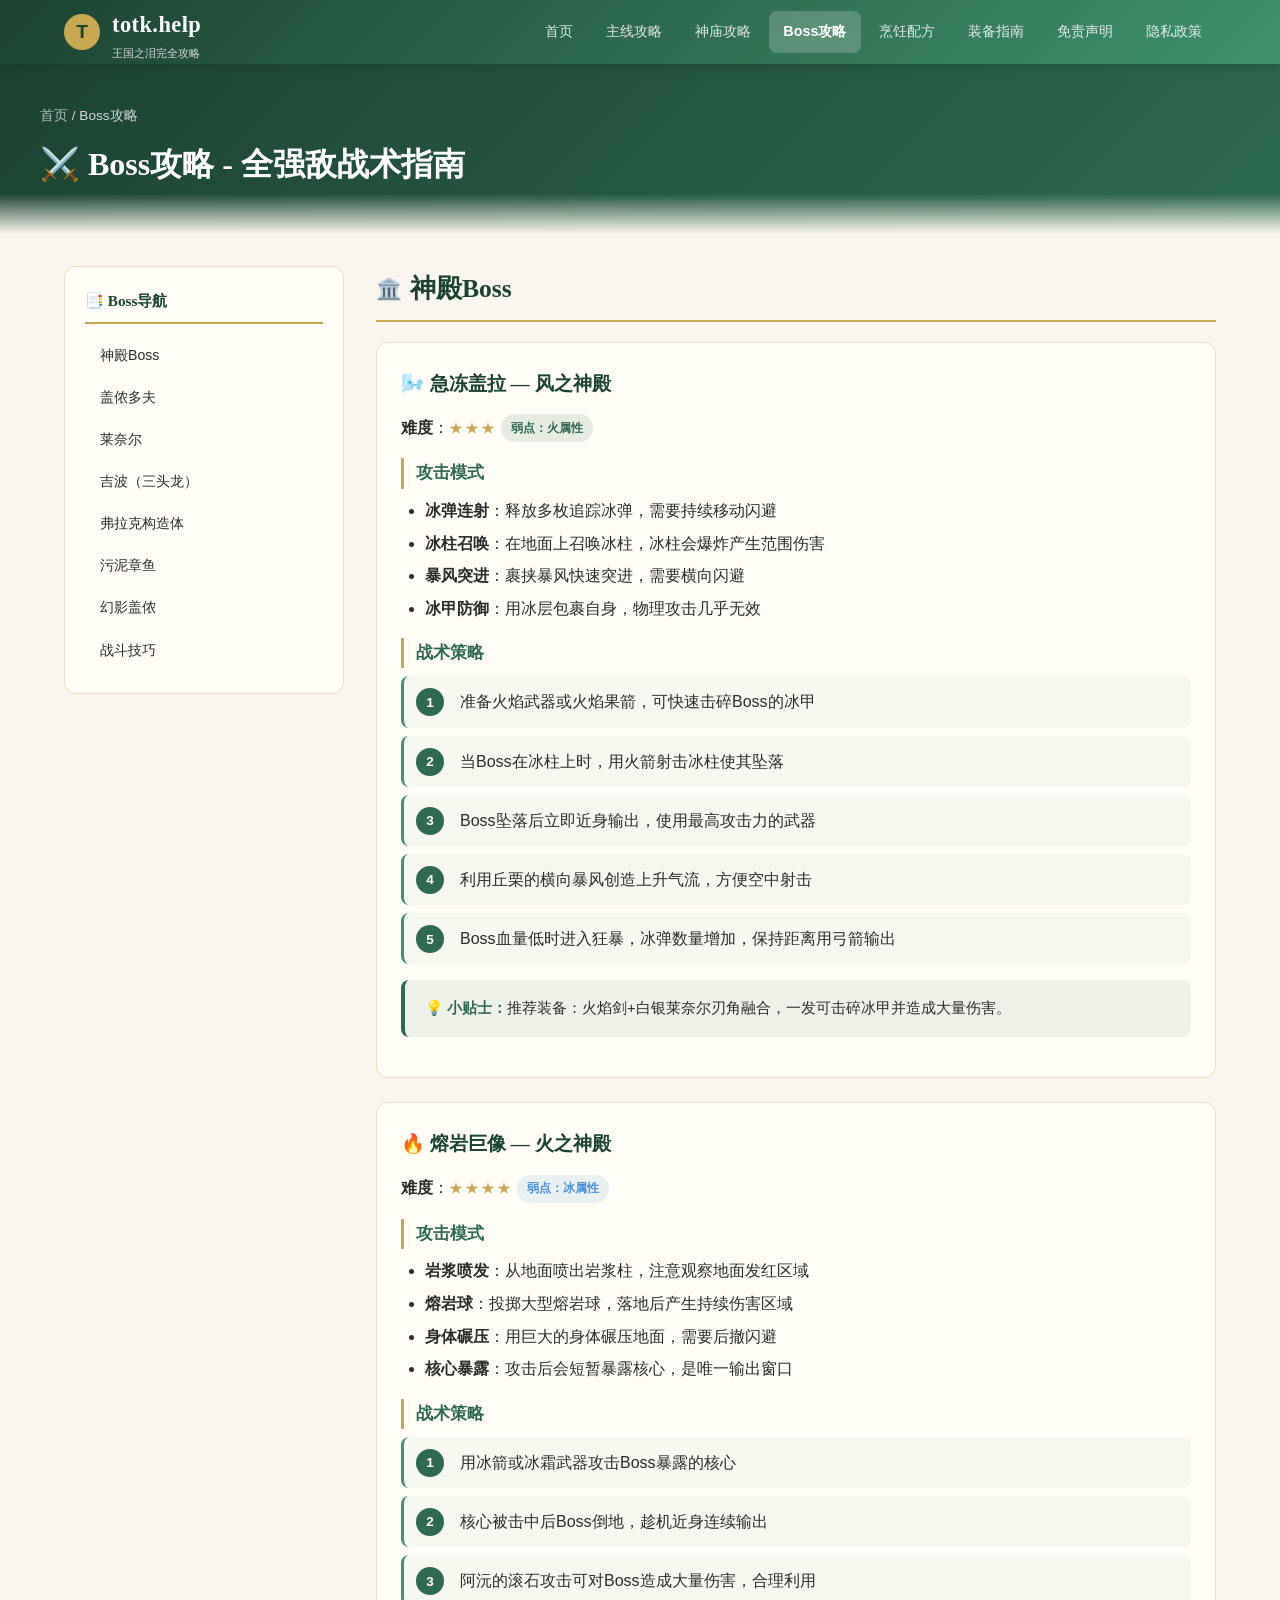
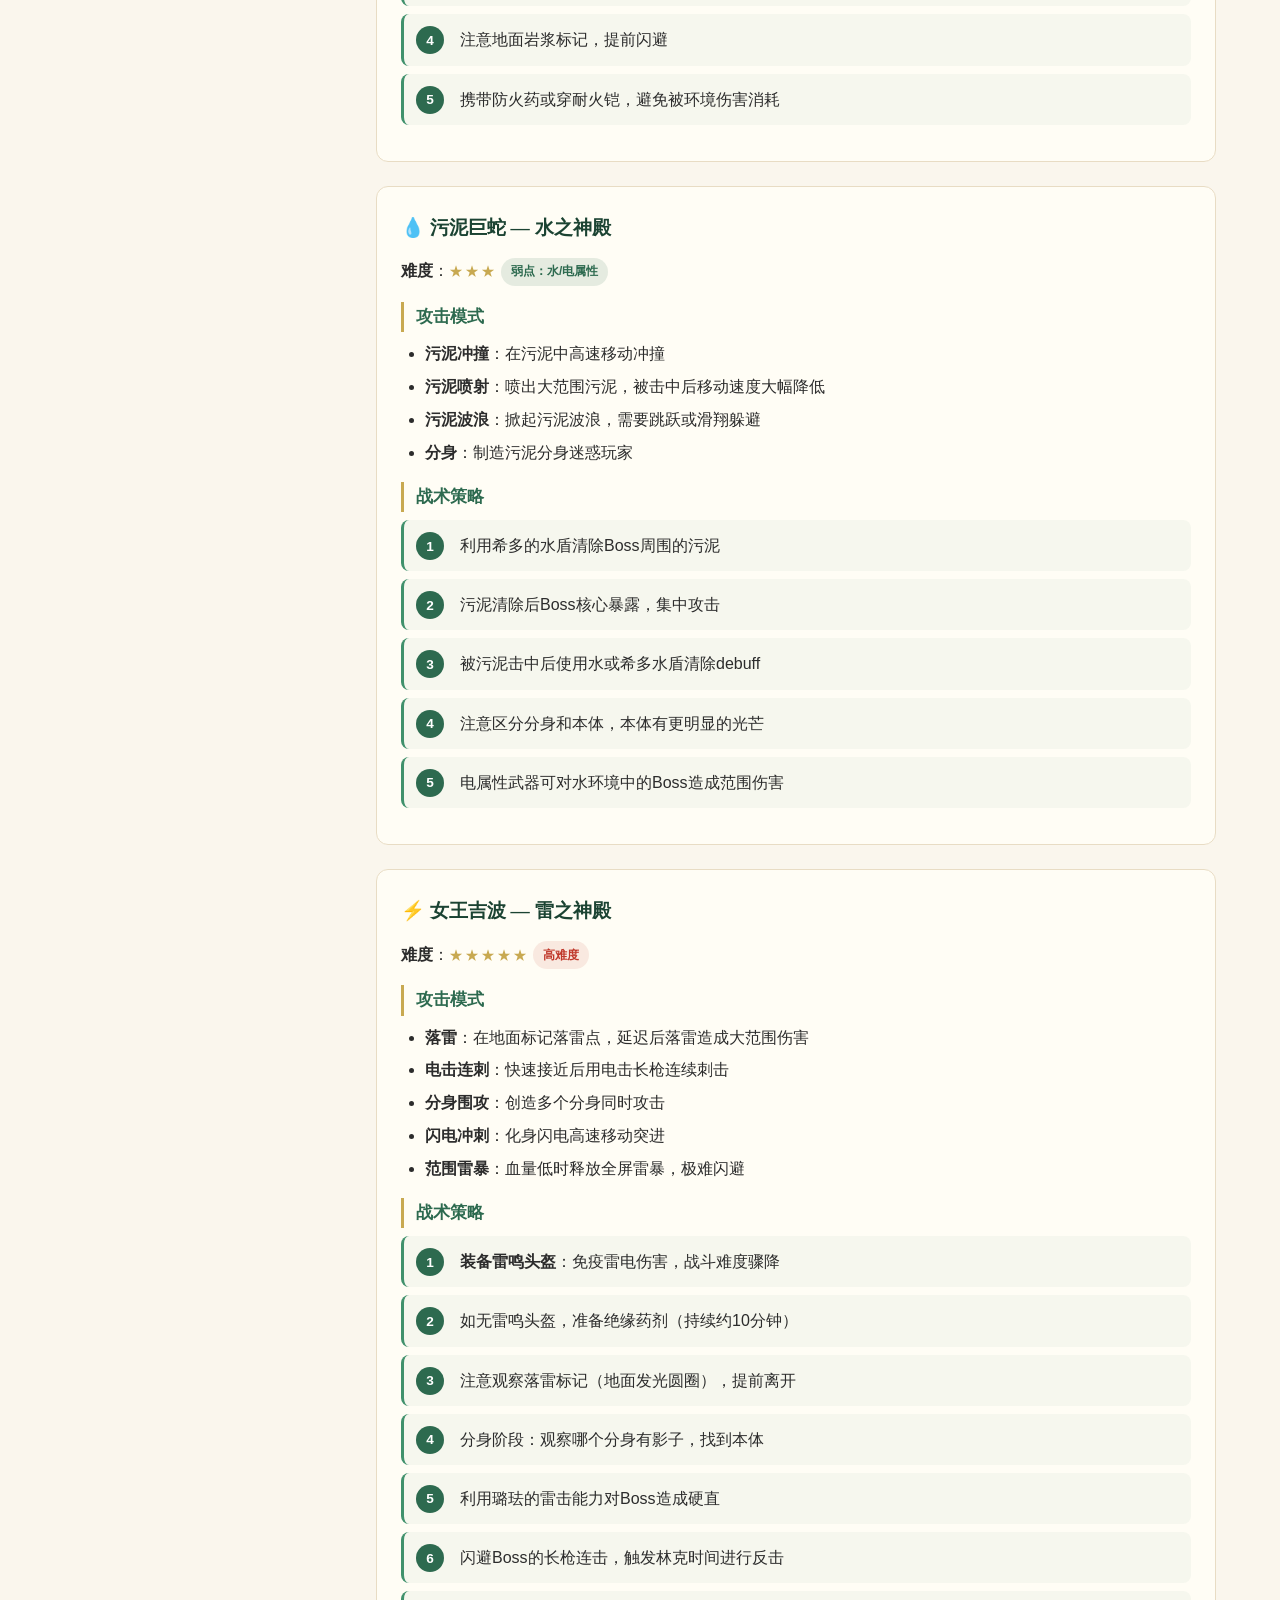
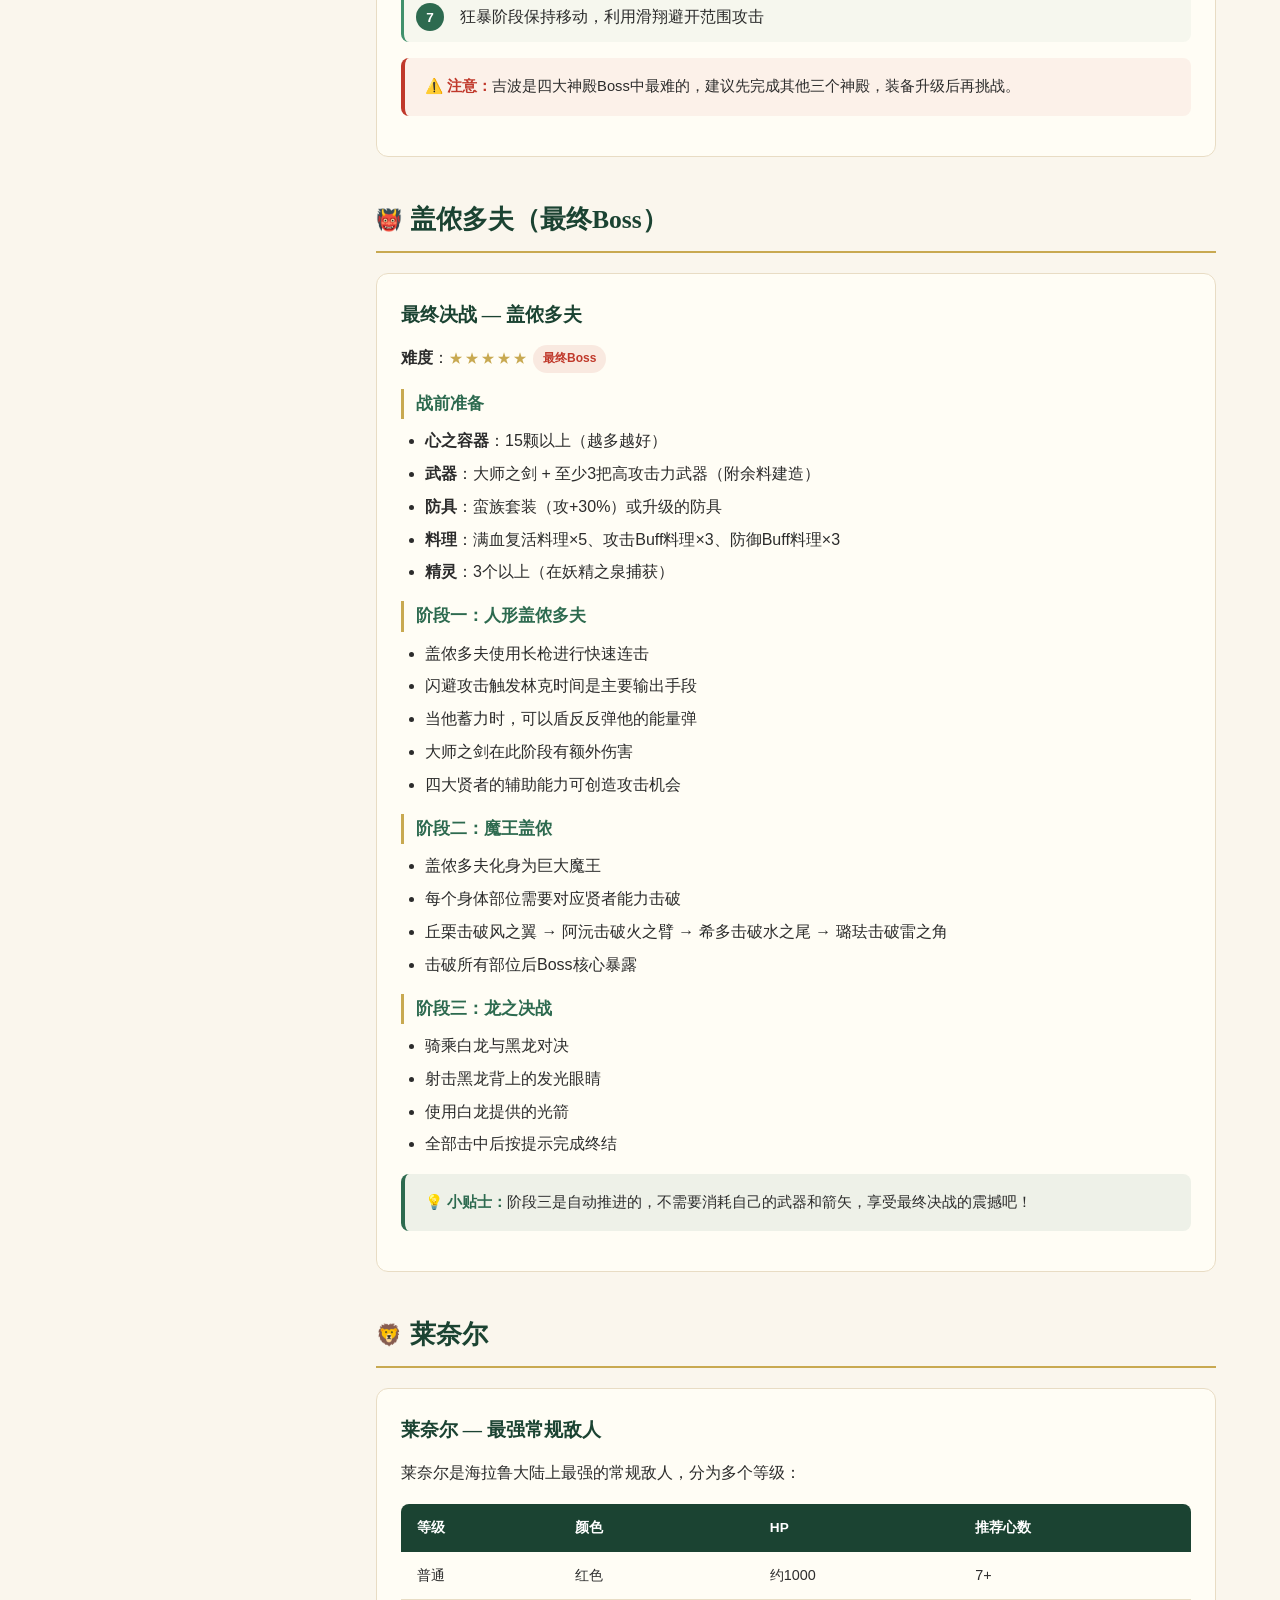
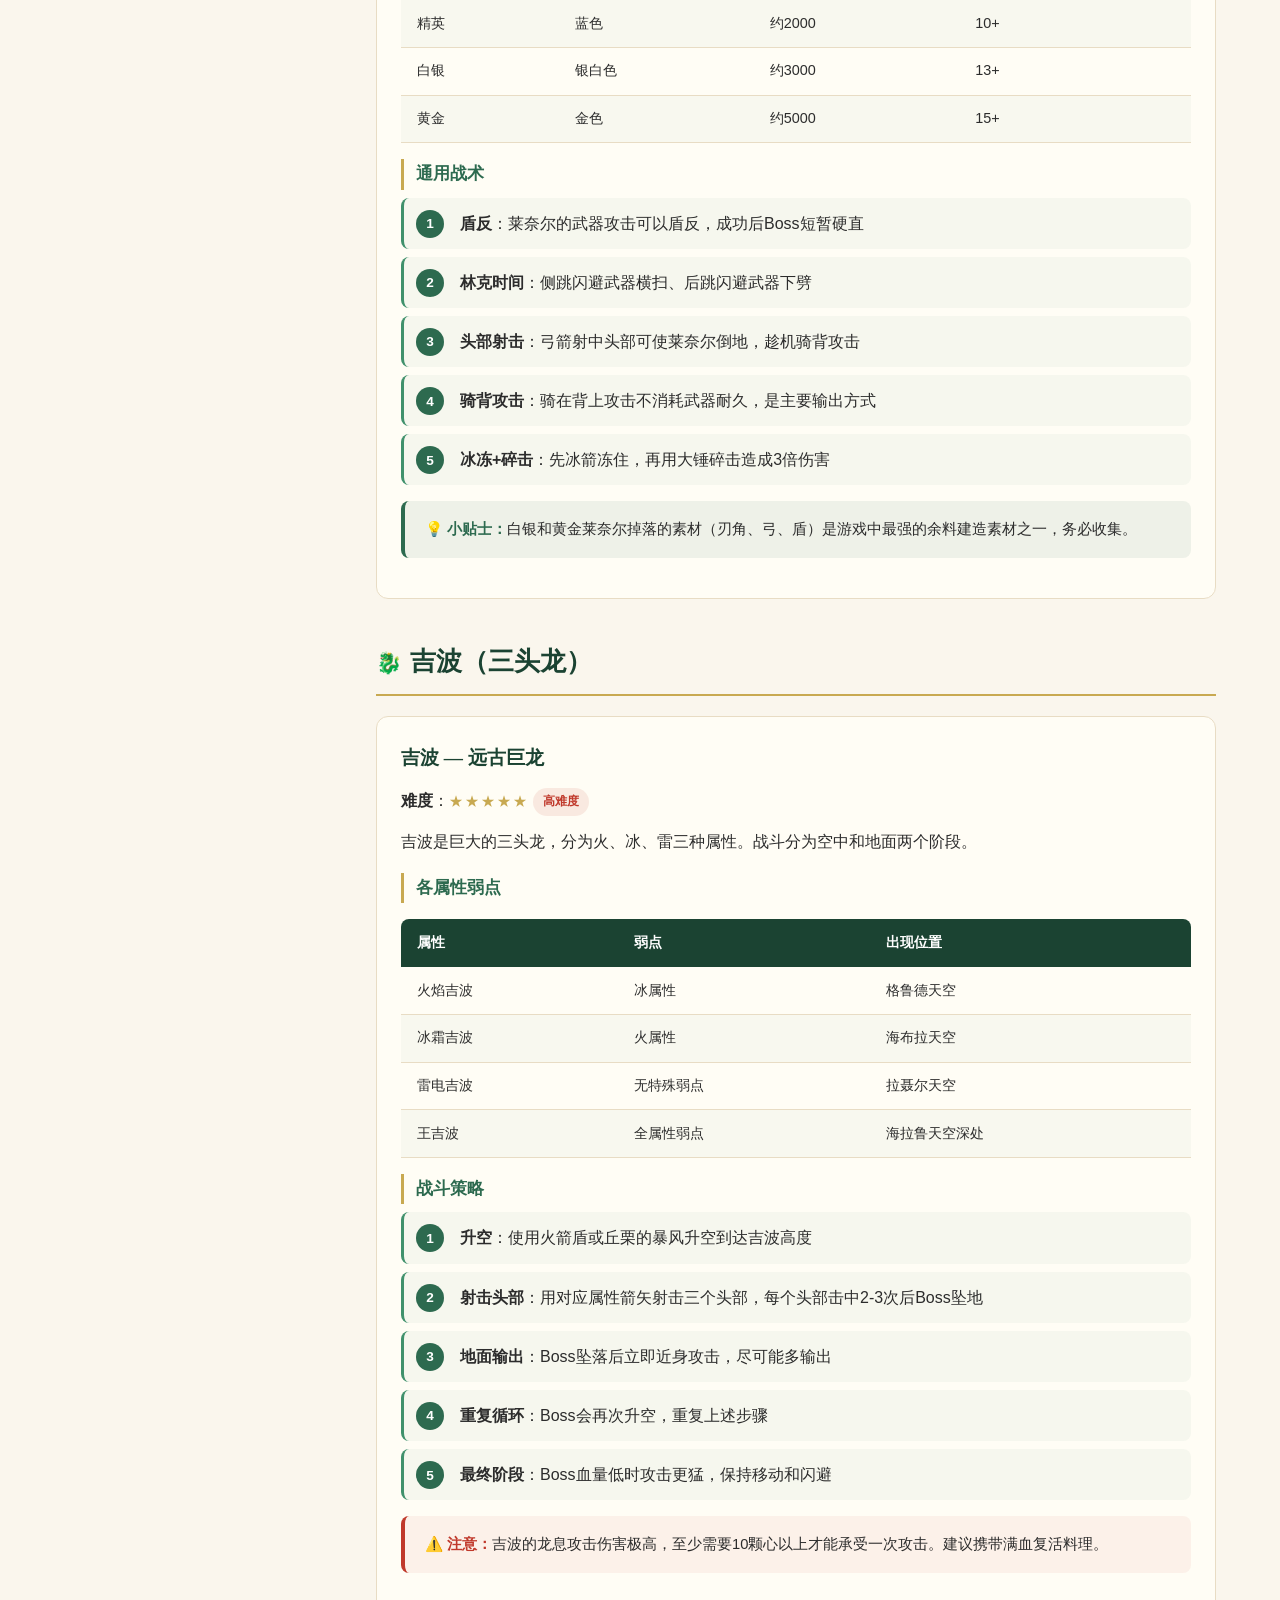
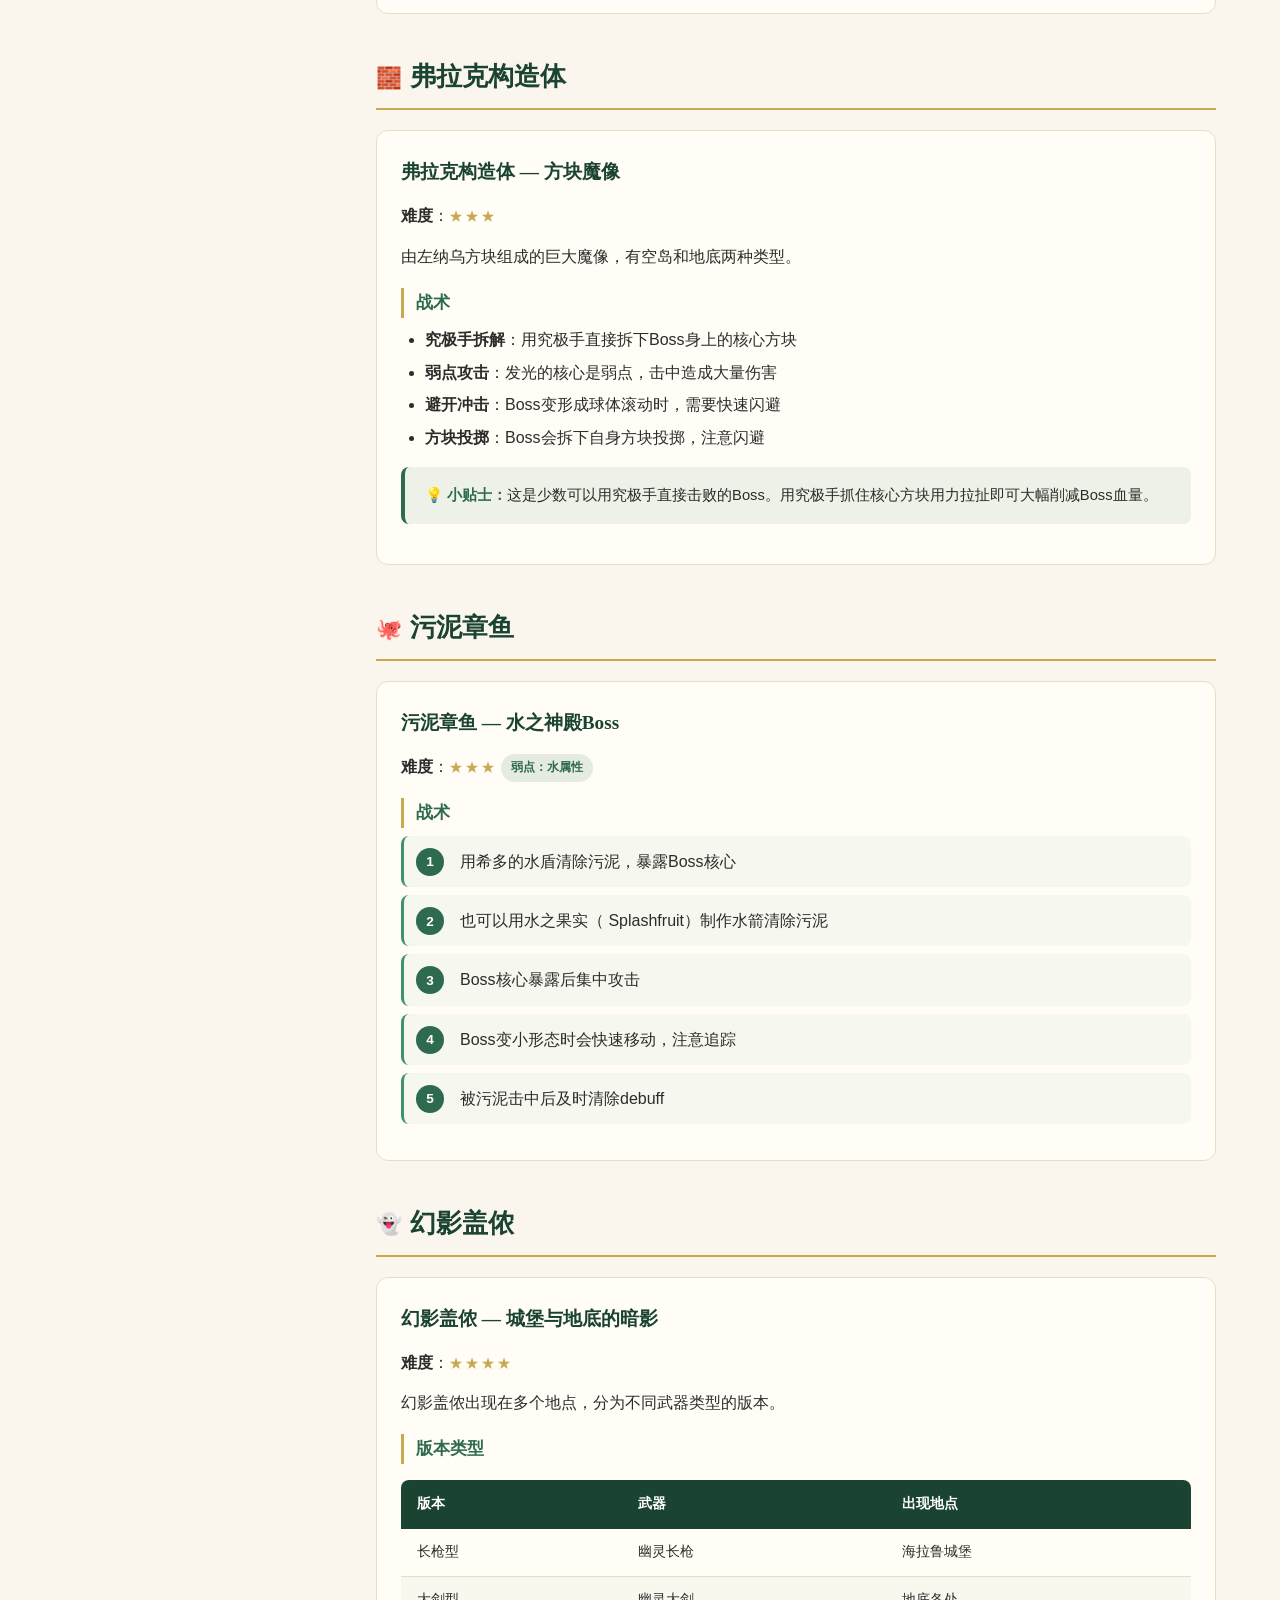
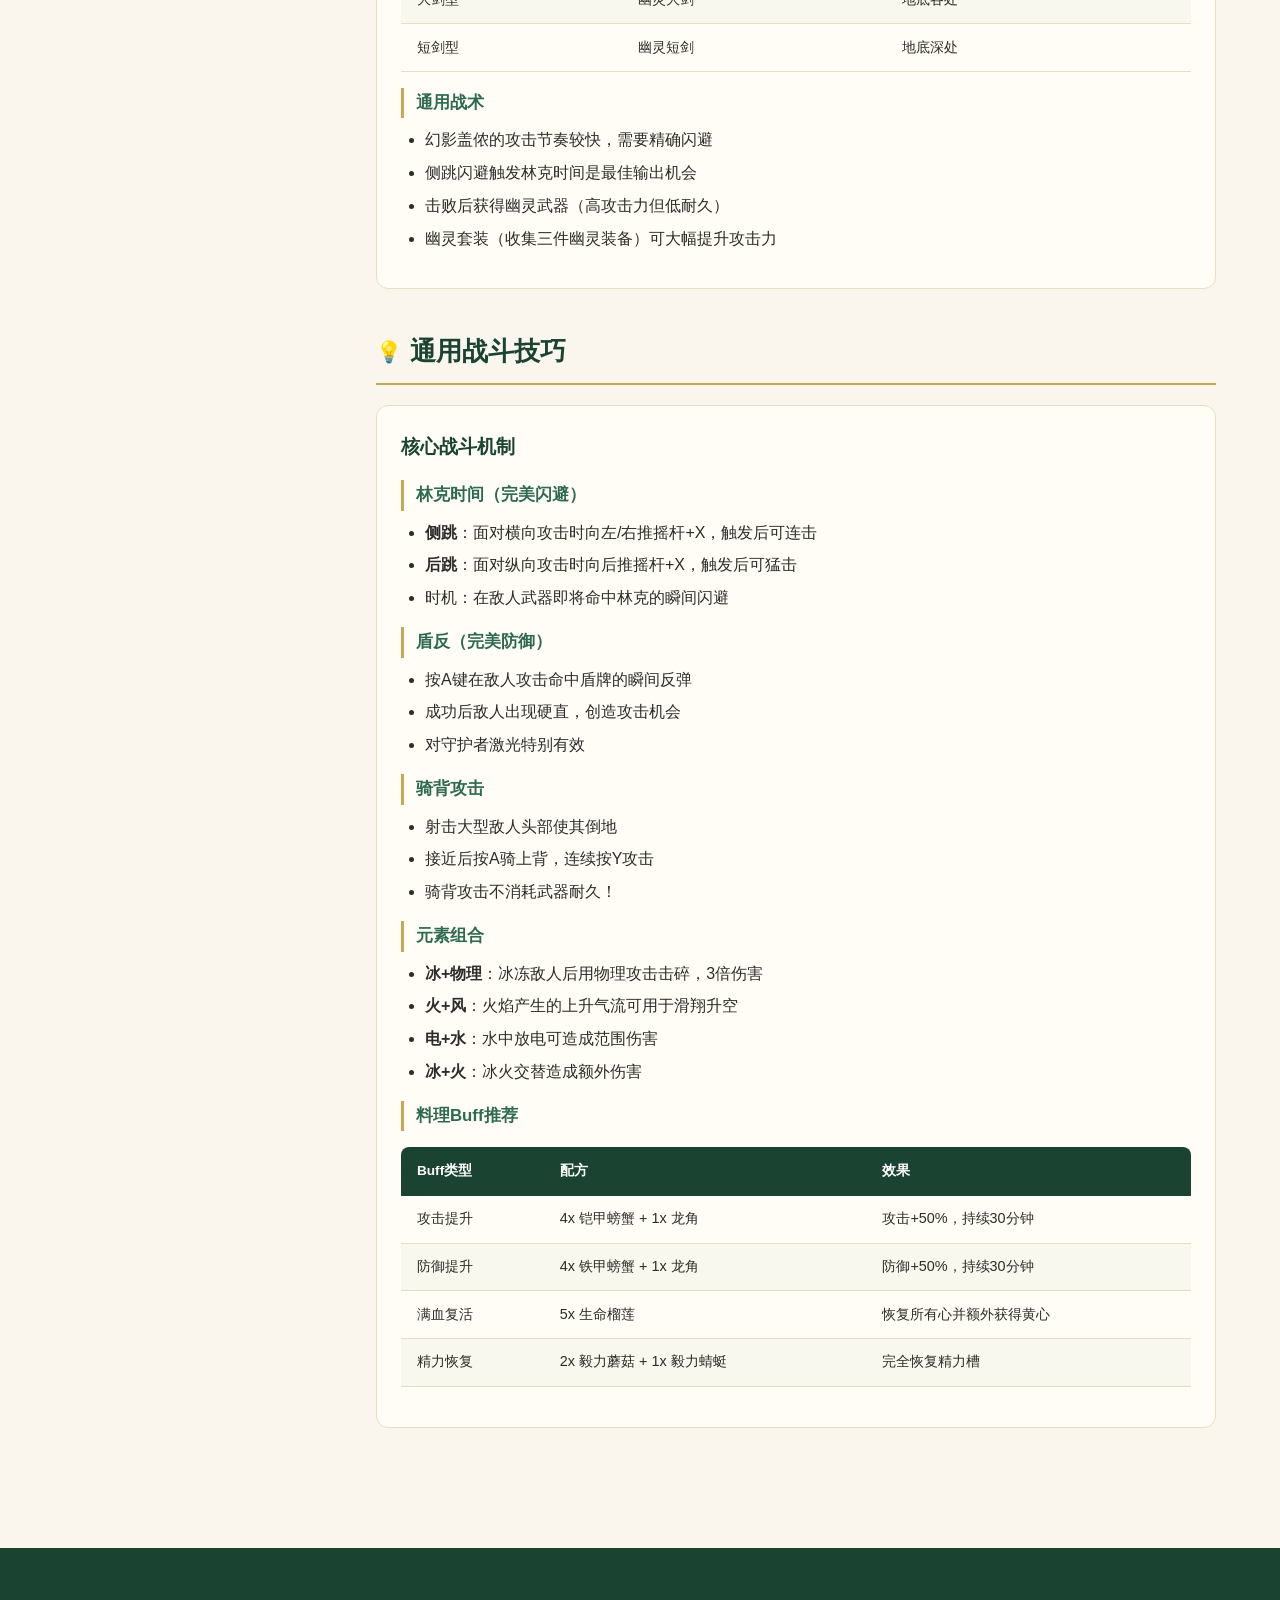
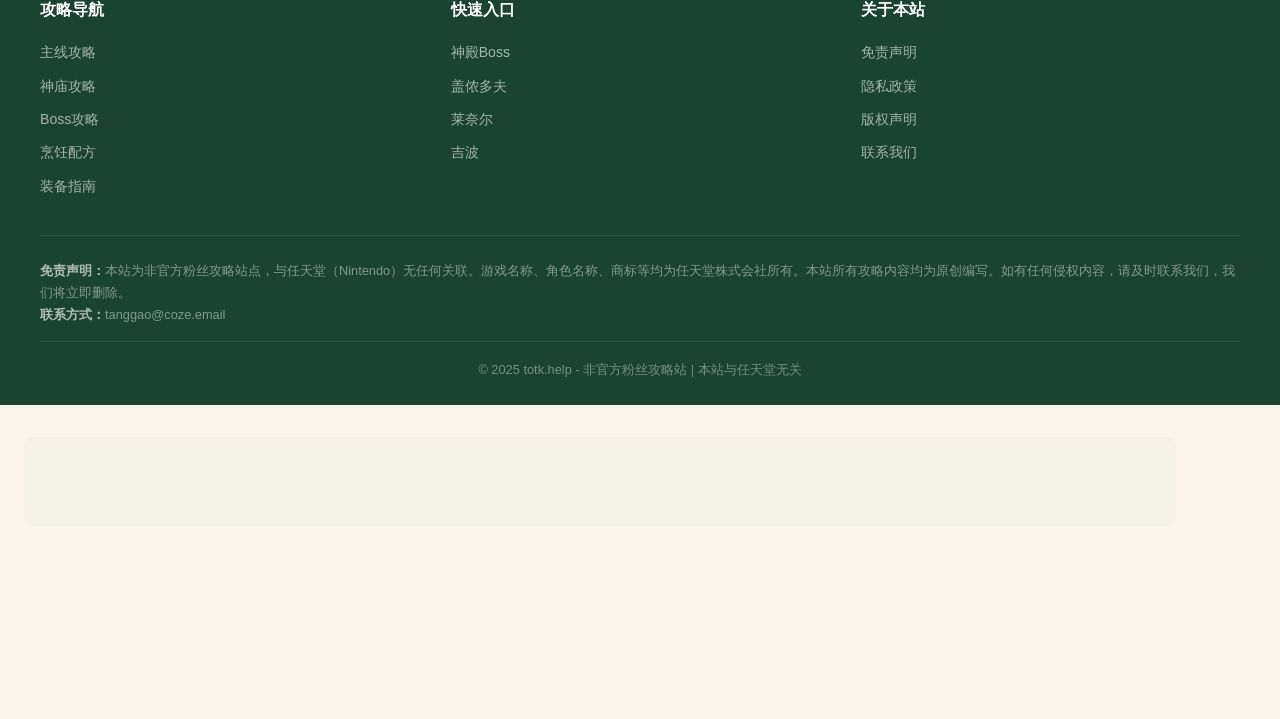
<file: bosses.html>
<!doctype html>
<html lang="zh-CN">
<head>
  <meta charset="UTF-8" />
  <meta name="viewport" content="width=device-width, initial-scale=1.0" />
  <meta name="description" content="王国之泪Boss全攻略 - 神殿Boss、盖侬多夫、莱奈尔、吉波等强敌详细打法" />
  <title>Boss攻略 | 塞尔达传说：王国之泪 | totk.help</title>
  <link rel="icon" type="image/x-icon" href="images/favicon.ico" />
  <link rel="icon" type="image/webp" sizes="32x32" href="images/favicon-32.webp" />
  <link rel="stylesheet" href="styles/main.css" />
  <link rel="canonical" href="https://totk.help/bosses.html" />
  <meta property="og:url" content="https://totk.help/bosses.html" />
  <meta property="og:type" content="article" />
  <meta property="og:site_name" content="totk.help" />
  <meta property="og:title" content="Boss攻略 | 塞尔达传说：王国之泪 | totk.help" />
  <meta property="og:description" content="王国之泪全Boss详细战术 - 四大神殿Boss、盖侬多夫、莱奈尔等强敌攻略" />
  <meta property="og:image" content="https://totk.help/images/hero-bg.webp" />
  <meta property="og:locale" content="zh_CN" />
  <meta name="robots" content="index, follow" />
  <meta name="google-adsense-account" content="ca-pub-6560822080596473" />
  <script type="application/ld+json">
  {
    "@context": "https://schema.org",
    "@type": "Article",
    "headline": "王国之泪全Boss战术攻略",
    "description": "四大神殿Boss、盖侬多夫等强敌的详细战术",
    "url": "https://totk.help/bosses.html",
    "publisher": { "@type": "Organization", "name": "totk.help" },
    "inLanguage": "zh-CN"
  }
  </script>
  <script async src="https://www.googletagmanager.com/gtag/js?id=G-1VHVSBNQDT"></script>
  <script>
    window.dataLayer = window.dataLayer || [];
    function gtag(){dataLayer.push(arguments);}
    gtag('js', new Date());
    gtag('config', 'G-1VHVSBNQDT');
  </script>
  <script>
  var _hmt = _hmt || [];
  (function() {
    var hm = document.createElement("script");
    hm.src = "https://hm.baidu.com/hm.js?9bdd82045f476f7f02179faa4b54941b";
    var s = document.getElementsByTagName("script")[0];
    s.parentNode.insertBefore(hm, s);
  })();
  </script>
  <meta name="baidu-site-verification" content="codeva-j33oZQ5rY7" />
  <script async src="https://pagead2.googlesyndication.com/pagead/js/adsbygoogle.js?client=ca-pub-6560822080596473" crossorigin="anonymous"></script>
  <meta name="google-site-verification" content="b0snjqkA2EAbML6bNieEF7aib_CDBixavqXwKyI0EsQ" />
</head>
<body>

  <header class="site-header">
    <div class="header-inner">
      <a href="index.html" class="site-logo">
        <span class="logo-icon">T</span>
        <span><span class="logo-text">totk.help</span><span class="logo-sub">王国之泪完全攻略</span></span>
      </a>
      <nav class="main-nav">
        <a href="index.html">首页</a>
        <a href="walkthrough.html">主线攻略</a>
        <a href="shrines.html">神庙攻略</a>
        <a href="bosses.html" class="active">Boss攻略</a>
        <a href="recipes.html">烹饪配方</a>
        <a href="equipment.html">装备指南</a>
        <a href="disclaimer.html">免责声明</a>
        <a href="privacy.html">隐私政策</a>
      </nav>
      <button class="menu-toggle" aria-label="菜单" aria-expanded="false">☰</button>
    </div>
  </header>

  <div class="page-header">
    <div class="breadcrumb"><a href="index.html">首页</a> / Boss攻略</div>
    <h1>⚔️ Boss攻略 - 全强敌战术指南</h1>
  </div>

  <div class="page-container">
    <aside class="page-sidebar">
      <nav class="sidebar-nav">
        <h3>📑 Boss导航</h3>
        <ul>
          <li><a href="#temple-bosses" class="active">神殿Boss</a></li>
          <li><a href="#ganondorf">盖侬多夫</a></li>
          <li><a href="#lynel">莱奈尔</a></li>
          <li><a href="#gleeok">吉波（三头龙）</a></li>
          <li><a href="#flux-construct">弗拉克构造体</a></li>
          <li><a href="#mucktorok">污泥章鱼</a></li>
          <li><a href="#phantom-ganon">幻影盖侬</a></li>
          <li><a href="#combat-tips">战斗技巧</a></li>
        </ul>
      </nav>
    </aside>

    <div class="page-main">

      <!-- Temple Bosses -->
      <section class="section" id="temple-bosses">
        <h2 class="section-title"><span class="icon">🏛️</span> 神殿Boss</h2>

        <div class="guide-block">
          <h3>🌬️ 急冻盖拉 — 风之神殿</h3>
          <p><strong>难度</strong>：<span class="difficulty">★★★</span> <span class="tag tag-green">弱点：火属性</span></p>
          <h4>攻击模式</h4>
          <ul>
            <li><strong>冰弹连射</strong>：释放多枚追踪冰弹，需要持续移动闪避</li>
            <li><strong>冰柱召唤</strong>：在地面上召唤冰柱，冰柱会爆炸产生范围伤害</li>
            <li><strong>暴风突进</strong>：裹挟暴风快速突进，需要横向闪避</li>
            <li><strong>冰甲防御</strong>：用冰层包裹自身，物理攻击几乎无效</li>
          </ul>
          <h4>战术策略</h4>
          <ol class="step-list">
            <li>准备火焰武器或火焰果箭，可快速击碎Boss的冰甲</li>
            <li>当Boss在冰柱上时，用火箭射击冰柱使其坠落</li>
            <li>Boss坠落后立即近身输出，使用最高攻击力的武器</li>
            <li>利用丘栗的横向暴风创造上升气流，方便空中射击</li>
            <li>Boss血量低时进入狂暴，冰弹数量增加，保持距离用弓箭输出</li>
          </ol>
          <div class="tip-box">推荐装备：火焰剑+白银莱奈尔刃角融合，一发可击碎冰甲并造成大量伤害。</div>
        </div>

        <div class="guide-block">
          <h3>🔥 熔岩巨像 — 火之神殿</h3>
          <p><strong>难度</strong>：<span class="difficulty">★★★★</span> <span class="tag tag-blue">弱点：冰属性</span></p>
          <h4>攻击模式</h4>
          <ul>
            <li><strong>岩浆喷发</strong>：从地面喷出岩浆柱，注意观察地面发红区域</li>
            <li><strong>熔岩球</strong>：投掷大型熔岩球，落地后产生持续伤害区域</li>
            <li><strong>身体碾压</strong>：用巨大的身体碾压地面，需要后撤闪避</li>
            <li><strong>核心暴露</strong>：攻击后会短暂暴露核心，是唯一输出窗口</li>
          </ul>
          <h4>战术策略</h4>
          <ol class="step-list">
            <li>用冰箭或冰霜武器攻击Boss暴露的核心</li>
            <li>核心被击中后Boss倒地，趁机近身连续输出</li>
            <li>阿沅的滚石攻击可对Boss造成大量伤害，合理利用</li>
            <li>注意地面岩浆标记，提前闪避</li>
            <li>携带防火药或穿耐火铠，避免被环境伤害消耗</li>
          </ol>
        </div>

        <div class="guide-block">
          <h3>💧 污泥巨蛇 — 水之神殿</h3>
          <p><strong>难度</strong>：<span class="difficulty">★★★</span> <span class="tag tag-green">弱点：水/电属性</span></p>
          <h4>攻击模式</h4>
          <ul>
            <li><strong>污泥冲撞</strong>：在污泥中高速移动冲撞</li>
            <li><strong>污泥喷射</strong>：喷出大范围污泥，被击中后移动速度大幅降低</li>
            <li><strong>污泥波浪</strong>：掀起污泥波浪，需要跳跃或滑翔躲避</li>
            <li><strong>分身</strong>：制造污泥分身迷惑玩家</li>
          </ul>
          <h4>战术策略</h4>
          <ol class="step-list">
            <li>利用希多的水盾清除Boss周围的污泥</li>
            <li>污泥清除后Boss核心暴露，集中攻击</li>
            <li>被污泥击中后使用水或希多水盾清除debuff</li>
            <li>注意区分分身和本体，本体有更明显的光芒</li>
            <li>电属性武器可对水环境中的Boss造成范围伤害</li>
          </ol>
        </div>

        <div class="guide-block">
          <h3>⚡ 女王吉波 — 雷之神殿</h3>
          <p><strong>难度</strong>：<span class="difficulty">★★★★★</span> <span class="tag tag-red">高难度</span></p>
          <h4>攻击模式</h4>
          <ul>
            <li><strong>落雷</strong>：在地面标记落雷点，延迟后落雷造成大范围伤害</li>
            <li><strong>电击连刺</strong>：快速接近后用电击长枪连续刺击</li>
            <li><strong>分身围攻</strong>：创造多个分身同时攻击</li>
            <li><strong>闪电冲刺</strong>：化身闪电高速移动突进</li>
            <li><strong>范围雷暴</strong>：血量低时释放全屏雷暴，极难闪避</li>
          </ul>
          <h4>战术策略</h4>
          <ol class="step-list">
            <li><strong>装备雷鸣头盔</strong>：免疫雷电伤害，战斗难度骤降</li>
            <li>如无雷鸣头盔，准备绝缘药剂（持续约10分钟）</li>
            <li>注意观察落雷标记（地面发光圆圈），提前离开</li>
            <li>分身阶段：观察哪个分身有影子，找到本体</li>
            <li>利用璐珐的雷击能力对Boss造成硬直</li>
            <li>闪避Boss的长枪连击，触发林克时间进行反击</li>
            <li>狂暴阶段保持移动，利用滑翔避开范围攻击</li>
          </ol>
          <div class="warning-box">吉波是四大神殿Boss中最难的，建议先完成其他三个神殿，装备升级后再挑战。</div>
        </div>
      </section>

      <!-- Ganondorf -->
      <section class="section" id="ganondorf">
        <h2 class="section-title"><span class="icon">👹</span> 盖侬多夫（最终Boss）</h2>

        <div class="guide-block">
          <h3>最终决战 — 盖侬多夫</h3>
          <p><strong>难度</strong>：<span class="difficulty">★★★★★</span> <span class="tag tag-red">最终Boss</span></p>

          <h4>战前准备</h4>
          <ul>
            <li><strong>心之容器</strong>：15颗以上（越多越好）</li>
            <li><strong>武器</strong>：大师之剑 + 至少3把高攻击力武器（附余料建造）</li>
            <li><strong>防具</strong>：蛮族套装（攻+30%）或升级的防具</li>
            <li><strong>料理</strong>：满血复活料理×5、攻击Buff料理×3、防御Buff料理×3</li>
            <li><strong>精灵</strong>：3个以上（在妖精之泉捕获）</li>
          </ul>

          <h4>阶段一：人形盖侬多夫</h4>
          <ul>
            <li>盖侬多夫使用长枪进行快速连击</li>
            <li>闪避攻击触发林克时间是主要输出手段</li>
            <li>当他蓄力时，可以盾反反弹他的能量弹</li>
            <li>大师之剑在此阶段有额外伤害</li>
            <li>四大贤者的辅助能力可创造攻击机会</li>
          </ul>

          <h4>阶段二：魔王盖侬</h4>
          <ul>
            <li>盖侬多夫化身为巨大魔王</li>
            <li>每个身体部位需要对应贤者能力击破</li>
            <li>丘栗击破风之翼 → 阿沅击破火之臂 → 希多击破水之尾 → 璐珐击破雷之角</li>
            <li>击破所有部位后Boss核心暴露</li>
          </ul>

          <h4>阶段三：龙之决战</h4>
          <ul>
            <li>骑乘白龙与黑龙对决</li>
            <li>射击黑龙背上的发光眼睛</li>
            <li>使用白龙提供的光箭</li>
            <li>全部击中后按提示完成终结</li>
          </ul>
          <div class="tip-box">阶段三是自动推进的，不需要消耗自己的武器和箭矢，享受最终决战的震撼吧！</div>
        </div>
      </section>

      <!-- Lynel -->
      <section class="section" id="lynel">
        <h2 class="section-title"><span class="icon">🦁</span> 莱奈尔</h2>

        <div class="guide-block">
          <h3>莱奈尔 — 最强常规敌人</h3>
          <p>莱奈尔是海拉鲁大陆上最强的常规敌人，分为多个等级：</p>
          <table class="data-table">
            <thead>
              <tr>
                <th>等级</th>
                <th>颜色</th>
                <th>HP</th>
                <th>推荐心数</th>
              </tr>
            </thead>
            <tbody>
              <tr><td>普通</td><td>红色</td><td>约1000</td><td>7+</td></tr>
              <tr><td>精英</td><td>蓝色</td><td>约2000</td><td>10+</td></tr>
              <tr><td>白银</td><td>银白色</td><td>约3000</td><td>13+</td></tr>
              <tr><td>黄金</td><td>金色</td><td>约5000</td><td>15+</td></tr>
            </tbody>
          </table>

          <h4>通用战术</h4>
          <ol class="step-list">
            <li><strong>盾反</strong>：莱奈尔的武器攻击可以盾反，成功后Boss短暂硬直</li>
            <li><strong>林克时间</strong>：侧跳闪避武器横扫、后跳闪避武器下劈</li>
            <li><strong>头部射击</strong>：弓箭射中头部可使莱奈尔倒地，趁机骑背攻击</li>
            <li><strong>骑背攻击</strong>：骑在背上攻击不消耗武器耐久，是主要输出方式</li>
            <li><strong>冰冻+碎击</strong>：先冰箭冻住，再用大锤碎击造成3倍伤害</li>
          </ol>
          <div class="tip-box">白银和黄金莱奈尔掉落的素材（刃角、弓、盾）是游戏中最强的余料建造素材之一，务必收集。</div>
        </div>
      </section>

      <!-- Gleeok -->
      <section class="section" id="gleeok">
        <h2 class="section-title"><span class="icon">🐉</span> 吉波（三头龙）</h2>

        <div class="guide-block">
          <h3>吉波 — 远古巨龙</h3>
          <p><strong>难度</strong>：<span class="difficulty">★★★★★</span> <span class="tag tag-red">高难度</span></p>
          <p>吉波是巨大的三头龙，分为火、冰、雷三种属性。战斗分为空中和地面两个阶段。</p>

          <h4>各属性弱点</h4>
          <table class="data-table">
            <thead>
              <tr><th>属性</th><th>弱点</th><th>出现位置</th></tr>
            </thead>
            <tbody>
              <tr><td>火焰吉波</td><td>冰属性</td><td>格鲁德天空</td></tr>
              <tr><td>冰霜吉波</td><td>火属性</td><td>海布拉天空</td></tr>
              <tr><td>雷电吉波</td><td>无特殊弱点</td><td>拉聂尔天空</td></tr>
              <tr><td>王吉波</td><td>全属性弱点</td><td>海拉鲁天空深处</td></tr>
            </tbody>
          </table>

          <h4>战斗策略</h4>
          <ol class="step-list">
            <li><strong>升空</strong>：使用火箭盾或丘栗的暴风升空到达吉波高度</li>
            <li><strong>射击头部</strong>：用对应属性箭矢射击三个头部，每个头部击中2-3次后Boss坠地</li>
            <li><strong>地面输出</strong>：Boss坠落后立即近身攻击，尽可能多输出</li>
            <li><strong>重复循环</strong>：Boss会再次升空，重复上述步骤</li>
            <li><strong>最终阶段</strong>：Boss血量低时攻击更猛，保持移动和闪避</li>
          </ol>
          <div class="warning-box">吉波的龙息攻击伤害极高，至少需要10颗心以上才能承受一次攻击。建议携带满血复活料理。</div>
        </div>
      </section>

      <!-- Flux Construct -->
      <section class="section" id="flux-construct">
        <h2 class="section-title"><span class="icon">🧱</span> 弗拉克构造体</h2>

        <div class="guide-block">
          <h3>弗拉克构造体 — 方块魔像</h3>
          <p><strong>难度</strong>：<span class="difficulty">★★★</span></p>
          <p>由左纳乌方块组成的巨大魔像，有空岛和地底两种类型。</p>

          <h4>战术</h4>
          <ul>
            <li><strong>究极手拆解</strong>：用究极手直接拆下Boss身上的核心方块</li>
            <li><strong>弱点攻击</strong>：发光的核心是弱点，击中造成大量伤害</li>
            <li><strong>避开冲击</strong>：Boss变形成球体滚动时，需要快速闪避</li>
            <li><strong>方块投掷</strong>：Boss会拆下自身方块投掷，注意闪避</li>
          </ul>
          <div class="tip-box">这是少数可以用究极手直接击败的Boss。用究极手抓住核心方块用力拉扯即可大幅削减Boss血量。</div>
        </div>
      </section>

      <!-- Mucktorok -->
      <section class="section" id="mucktorok">
        <h2 class="section-title"><span class="icon">🐙</span> 污泥章鱼</h2>

        <div class="guide-block">
          <h3>污泥章鱼 — 水之神殿Boss</h3>
          <p><strong>难度</strong>：<span class="difficulty">★★★</span> <span class="tag tag-green">弱点：水属性</span></p>
          <h4>战术</h4>
          <ol class="step-list">
            <li>用希多的水盾清除污泥，暴露Boss核心</li>
            <li>也可以用水之果实（ Splashfruit）制作水箭清除污泥</li>
            <li>Boss核心暴露后集中攻击</li>
            <li>Boss变小形态时会快速移动，注意追踪</li>
            <li>被污泥击中后及时清除debuff</li>
          </ol>
        </div>
      </section>

      <!-- Phantom Ganon -->
      <section class="section" id="phantom-ganon">
        <h2 class="section-title"><span class="icon">👻</span> 幻影盖侬</h2>

        <div class="guide-block">
          <h3>幻影盖侬 — 城堡与地底的暗影</h3>
          <p><strong>难度</strong>：<span class="difficulty">★★★★</span></p>
          <p>幻影盖侬出现在多个地点，分为不同武器类型的版本。</p>

          <h4>版本类型</h4>
          <table class="data-table">
            <thead>
              <tr><th>版本</th><th>武器</th><th>出现地点</th></tr>
            </thead>
            <tbody>
              <tr><td>长枪型</td><td>幽灵长枪</td><td>海拉鲁城堡</td></tr>
              <tr><td>大剑型</td><td>幽灵大剑</td><td>地底各处</td></tr>
              <tr><td>短剑型</td><td>幽灵短剑</td><td>地底深处</td></tr>
            </tbody>
          </table>

          <h4>通用战术</h4>
          <ul>
            <li>幻影盖侬的攻击节奏较快，需要精确闪避</li>
            <li>侧跳闪避触发林克时间是最佳输出机会</li>
            <li>击败后获得幽灵武器（高攻击力但低耐久）</li>
            <li>幽灵套装（收集三件幽灵装备）可大幅提升攻击力</li>
          </ul>
        </div>
      </section>

      <!-- Combat Tips -->
      <section class="section" id="combat-tips">
        <h2 class="section-title"><span class="icon">💡</span> 通用战斗技巧</h2>

        <div class="guide-block">
          <h3>核心战斗机制</h3>
          <h4>林克时间（完美闪避）</h4>
          <ul>
            <li><strong>侧跳</strong>：面对横向攻击时向左/右推摇杆+X，触发后可连击</li>
            <li><strong>后跳</strong>：面对纵向攻击时向后推摇杆+X，触发后可猛击</li>
            <li>时机：在敌人武器即将命中林克的瞬间闪避</li>
          </ul>

          <h4>盾反（完美防御）</h4>
          <ul>
            <li>按A键在敌人攻击命中盾牌的瞬间反弹</li>
            <li>成功后敌人出现硬直，创造攻击机会</li>
            <li>对守护者激光特别有效</li>
          </ul>

          <h4>骑背攻击</h4>
          <ul>
            <li>射击大型敌人头部使其倒地</li>
            <li>接近后按A骑上背，连续按Y攻击</li>
            <li>骑背攻击不消耗武器耐久！</li>
          </ul>

          <h4>元素组合</h4>
          <ul>
            <li><strong>冰+物理</strong>：冰冻敌人后用物理攻击击碎，3倍伤害</li>
            <li><strong>火+风</strong>：火焰产生的上升气流可用于滑翔升空</li>
            <li><strong>电+水</strong>：水中放电可造成范围伤害</li>
            <li><strong>冰+火</strong>：冰火交替造成额外伤害</li>
          </ul>

          <h4>料理Buff推荐</h4>
          <table class="data-table">
            <thead>
              <tr><th>Buff类型</th><th>配方</th><th>效果</th></tr>
            </thead>
            <tbody>
              <tr><td>攻击提升</td><td>4x 铠甲螃蟹 + 1x 龙角</td><td>攻击+50%，持续30分钟</td></tr>
              <tr><td>防御提升</td><td>4x 铁甲螃蟹 + 1x 龙角</td><td>防御+50%，持续30分钟</td></tr>
              <tr><td>满血复活</td><td>5x 生命榴莲</td><td>恢复所有心并额外获得黄心</td></tr>
              <tr><td>精力恢复</td><td>2x 毅力蘑菇 + 1x 毅力蜻蜓</td><td>完全恢复精力槽</td></tr>
            </tbody>
          </table>
        </div>
      </section>

    </div>
  </div>

  <footer class="site-footer">
    <div class="footer-inner">
      <div class="footer-col">
        <h4>攻略导航</h4>
        <a href="walkthrough.html">主线攻略</a>
        <a href="shrines.html">神庙攻略</a>
        <a href="bosses.html">Boss攻略</a>
        <a href="recipes.html">烹饪配方</a>
        <a href="equipment.html">装备指南</a>
      </div>
      <div class="footer-col">
        <h4>快速入口</h4>
        <a href="#temple-bosses">神殿Boss</a>
        <a href="#ganondorf">盖侬多夫</a>
        <a href="#lynel">莱奈尔</a>
        <a href="#gleeok">吉波</a>
      </div>
      <div class="footer-col">
        <h4>关于本站</h4>
        <a href="disclaimer.html">免责声明</a>
        <a href="privacy.html">隐私政策</a>
        <a href="disclaimer.html#copyright">版权声明</a>
        <a href="disclaimer.html#contact">联系我们</a>
      </div>
    </div>
    <div class="footer-disclaimer">
      <strong>免责声明：</strong>本站为非官方粉丝攻略站点，与任天堂（Nintendo）无任何关联。游戏名称、角色名称、商标等均为任天堂株式会社所有。本站所有攻略内容均为原创编写。如有任何侵权内容，请及时联系我们，我们将立即删除。<br>
      <strong>联系方式：</strong>tanggao@coze.email
    </div>
    <div class="footer-bottom">
      &copy; 2025 totk.help - 非官方粉丝攻略站 | 本站与任天堂无关
    </div>
  </footer>

    <button class="back-to-top" aria-label="回到顶部">↑</button>

  <!-- Ad: In-content -->
  <div class="ad-container ad-incontent" aria-label="广告">
    <ins class="adsbygoogle"
         style="display:block"
         data-ad-client="ca-pub-6560822080596473"
         data-ad-slot="XXXXXXXXXX"
         data-ad-format="auto"
         data-full-width-responsive="true"></ins>
    <script>(adsbygoogle = window.adsbygoogle || []).push({});</script>
  </div>

  <!-- Google AdSense -->


  <script src="js/main.js"></script>
</body>
</html>
</file>
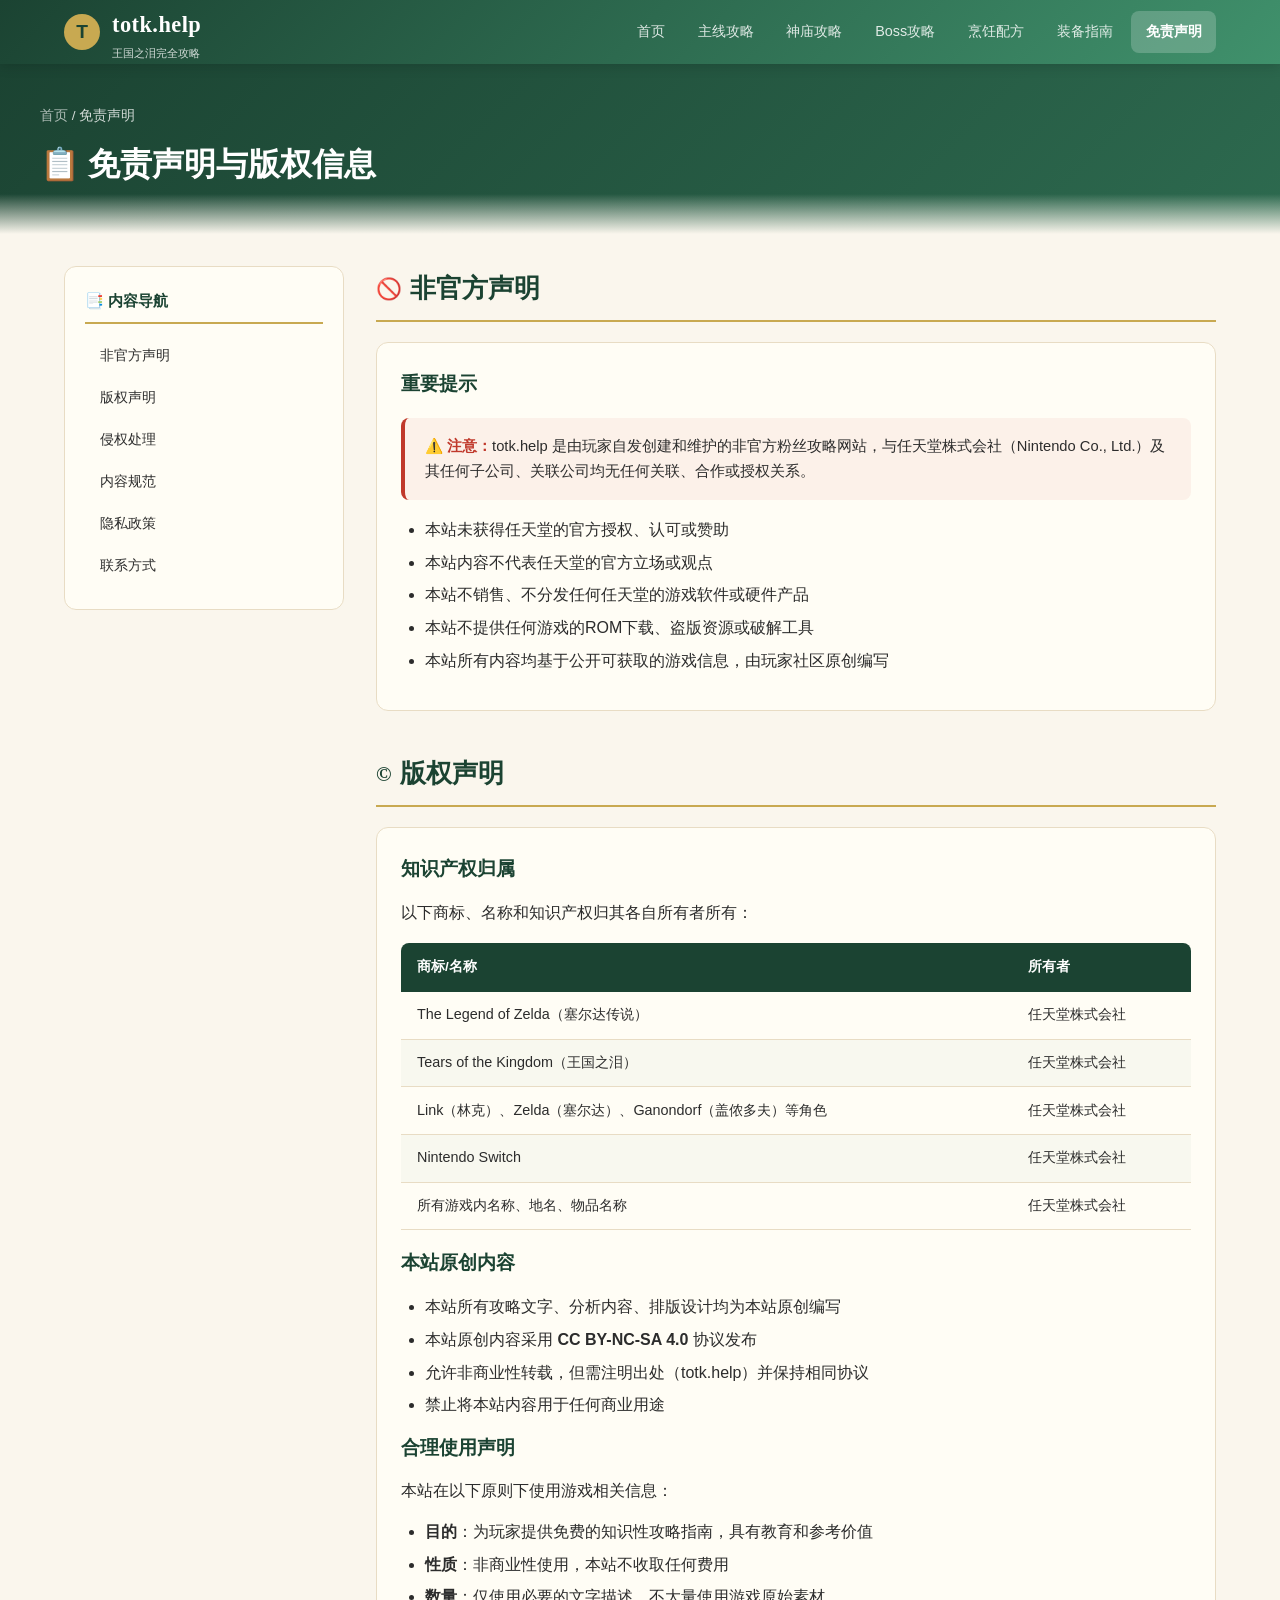
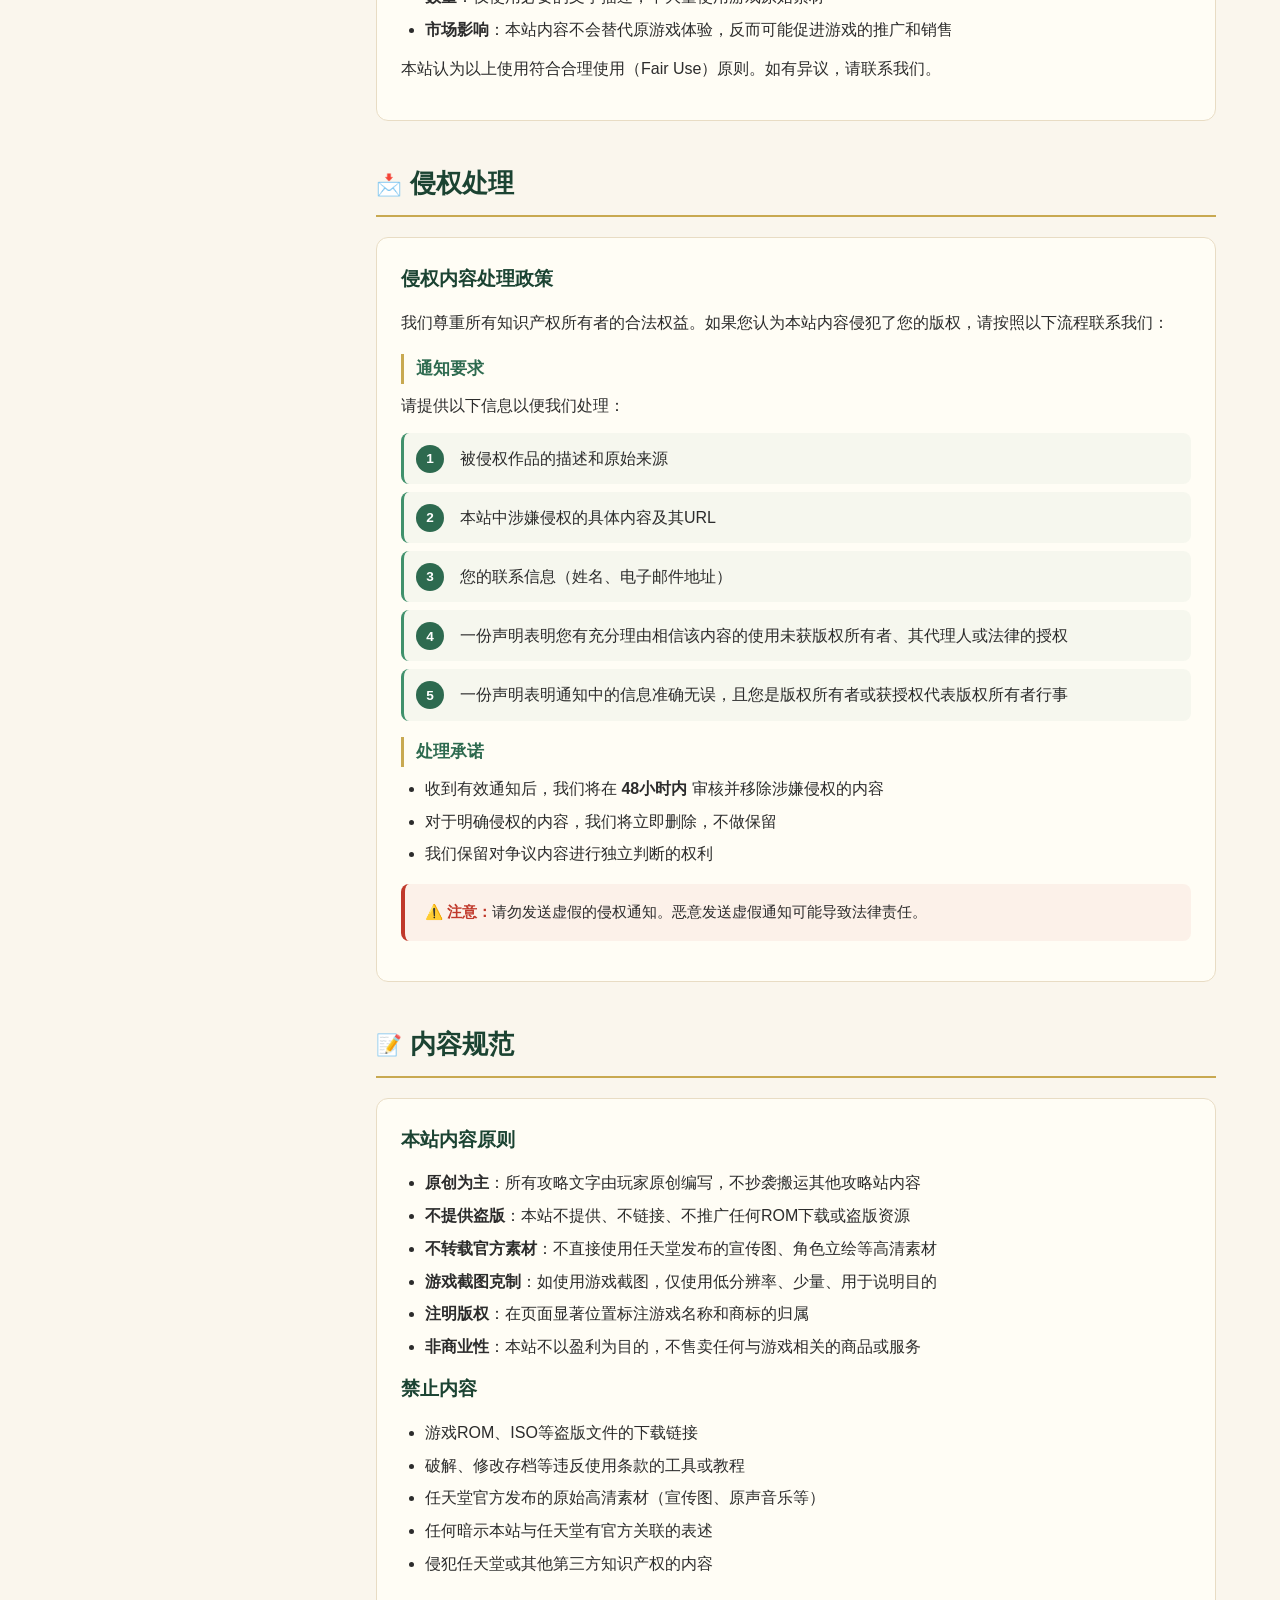
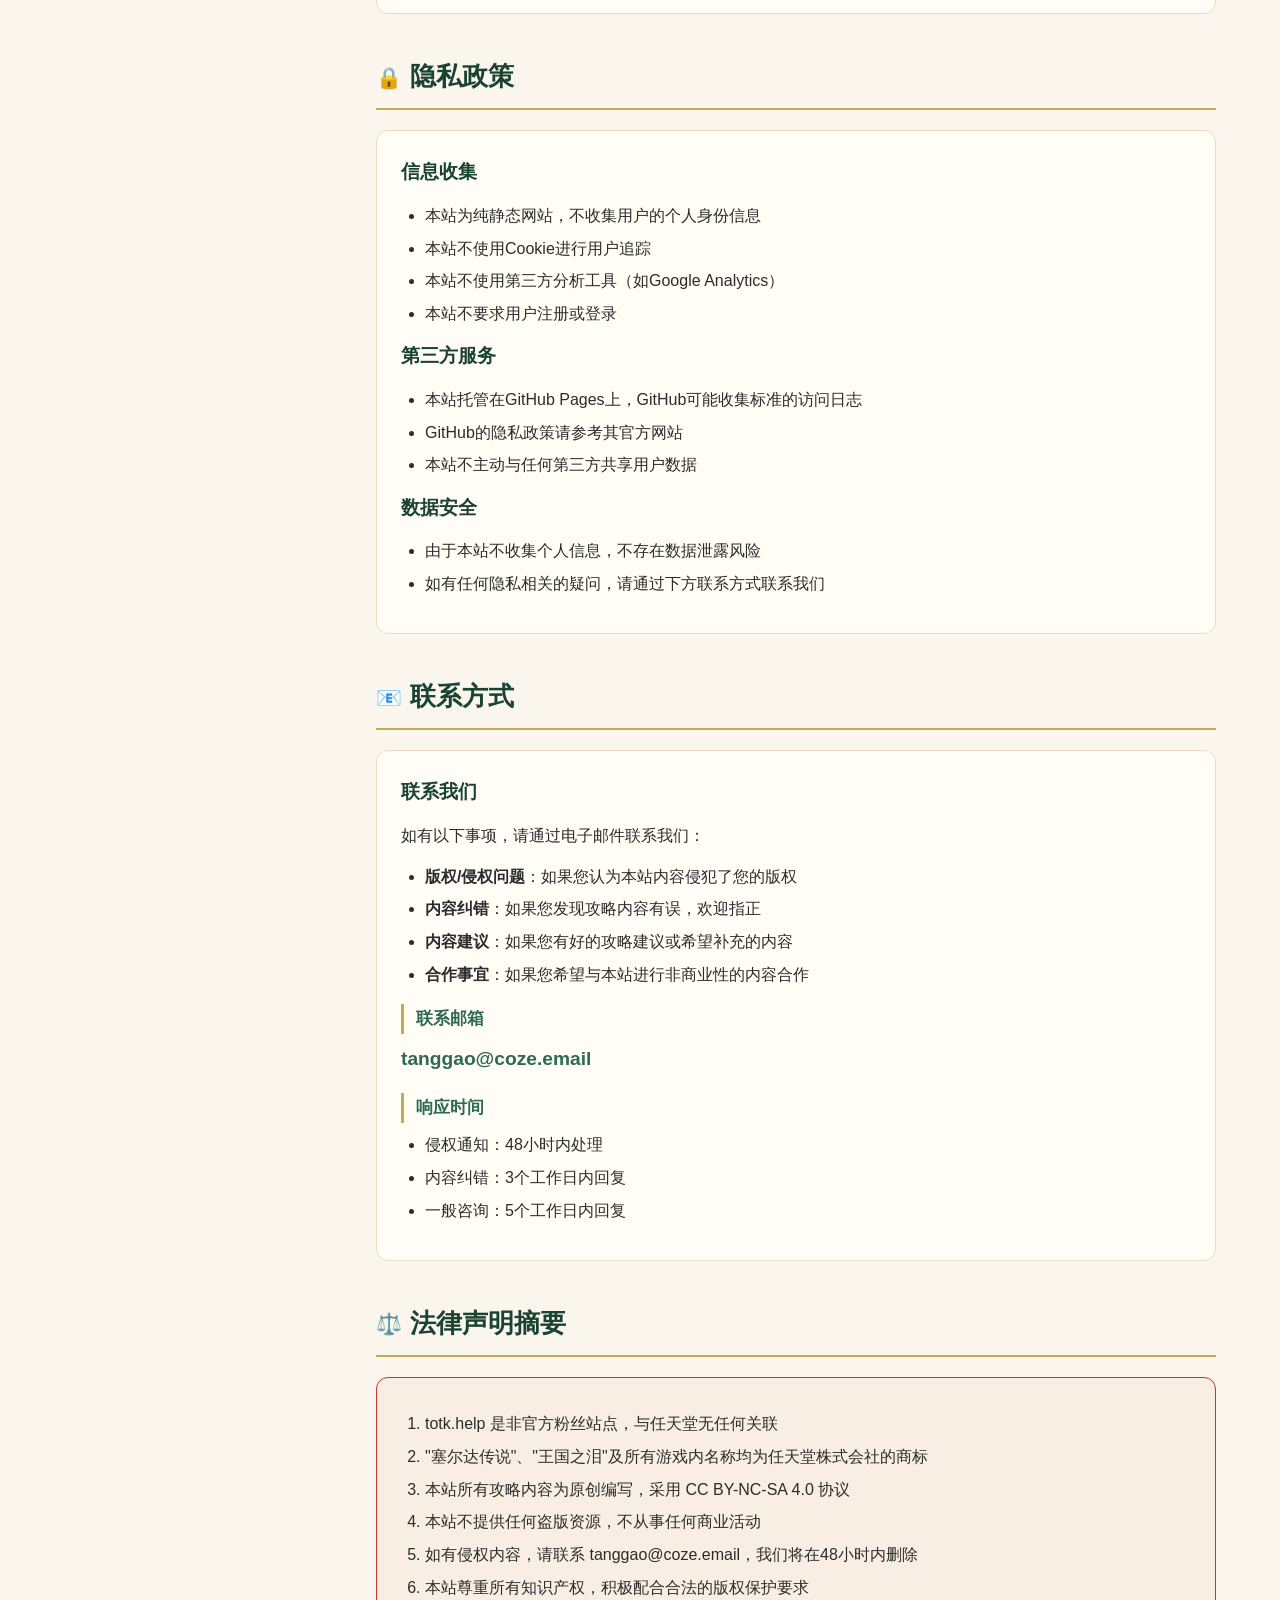
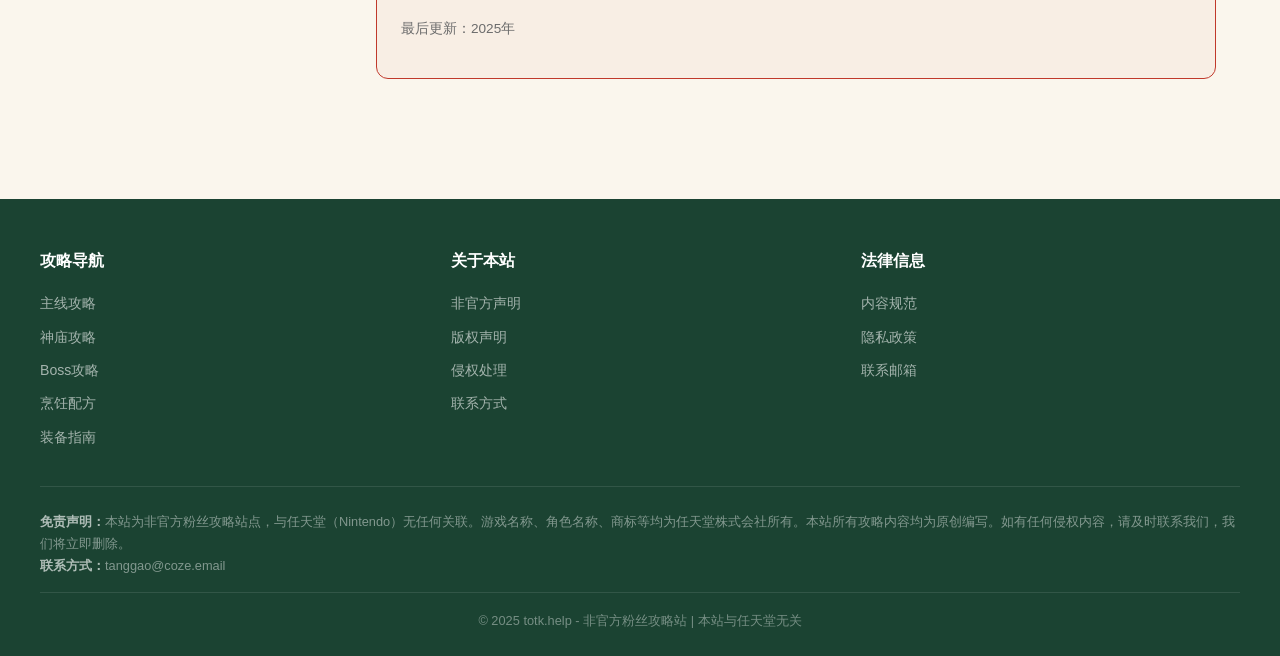
<file: disclaimer.html>
<!doctype html>
<html lang="zh-CN">
<head>
  <meta charset="UTF-8" />
  <meta name="viewport" content="width=device-width, initial-scale=1.0" />
  <meta name="description" content="totk.help 免责声明 - 版权声明、隐私政策与联系方式" />
  <title>免责声明 | 塞尔达传说：王国之泪 | totk.help</title>
  <link rel="icon" type="image/x-icon" href="images/favicon.ico" />
  <link rel="icon" type="image/webp" sizes="32x32" href="images/favicon-32.webp" />
  <link rel="stylesheet" href="styles/main.css" />
  <link rel="canonical" href="https://totk.help/disclaimer.html" />
  <meta property="og:url" content="https://totk.help/disclaimer.html" />
  <meta property="og:type" content="website" />
  <meta property="og:site_name" content="totk.help" />
  <meta property="og:title" content="免责声明 | totk.help" />
  <meta property="og:description" content="totk.help免责声明、版权声明、隐私政策与联系方式" />
  <meta property="og:image" content="https://totk.help/images/hero-bg.webp" />
  <meta property="og:locale" content="zh_CN" />
  <meta name="robots" content="index, follow" />
  <script async src="https://www.googletagmanager.com/gtag/js?id=G-1VHVSBNQDT"></script>
  <script>
    window.dataLayer = window.dataLayer || [];
    function gtag(){dataLayer.push(arguments);}
    gtag('js', new Date());
    gtag('config', 'G-1VHVSBNQDT');
  </script>
  <script>
  var _hmt = _hmt || [];
  (function() {
    var hm = document.createElement("script");
    hm.src = "https://hm.baidu.com/hm.js?9bdd82045f476f7f02179faa4b54941b";
    var s = document.getElementsByTagName("script")[0];
    s.parentNode.insertBefore(hm, s);
  })();
  </script>
  <meta name="baidu-site-verification" content="codeva-j33oZQ5rY7" />
  <script async src="https://pagead2.googlesyndication.com/pagead/js/adsbygoogle.js?client=ca-pub-6560822080596473" crossorigin="anonymous"></script>
  <meta name="google-site-verification" content="b0snjqkA2EAbML6bNieEF7aib_CDBixavqXwKyI0EsQ" />
</head>
<body>

  <header class="site-header">
    <div class="header-inner">
      <a href="index.html" class="site-logo">
        <span class="logo-icon">T</span>
        <span><span class="logo-text">totk.help</span><span class="logo-sub">王国之泪完全攻略</span></span>
      </a>
      <nav class="main-nav">
        <a href="index.html">首页</a>
        <a href="walkthrough.html">主线攻略</a>
        <a href="shrines.html">神庙攻略</a>
        <a href="bosses.html">Boss攻略</a>
        <a href="recipes.html">烹饪配方</a>
        <a href="equipment.html">装备指南</a>
        <a href="disclaimer.html" class="active">免责声明</a>
      </nav>
      <button class="menu-toggle" aria-label="菜单" aria-expanded="false">☰</button>
    </div>
  </header>

  <div class="page-header">
    <div class="breadcrumb"><a href="index.html">首页</a> / 免责声明</div>
    <h1>📋 免责声明与版权信息</h1>
  </div>

  <div class="page-container">
    <aside class="page-sidebar">
      <nav class="sidebar-nav">
        <h3>📑 内容导航</h3>
        <ul>
          <li><a href="#non-official" class="active">非官方声明</a></li>
          <li><a href="#copyright">版权声明</a></li>
          <li><a href="#dmca">侵权处理</a></li>
          <li><a href="#content-policy">内容规范</a></li>
          <li><a href="#privacy">隐私政策</a></li>
          <li><a href="#contact">联系方式</a></li>
        </ul>
      </nav>
    </aside>

    <div class="page-main">

      <!-- Non-Official -->
      <section class="section" id="non-official">
        <h2 class="section-title"><span class="icon">🚫</span> 非官方声明</h2>
        <div class="guide-block">
          <h3>重要提示</h3>
          <div class="warning-box">totk.help 是由玩家自发创建和维护的非官方粉丝攻略网站，与任天堂株式会社（Nintendo Co., Ltd.）及其任何子公司、关联公司均无任何关联、合作或授权关系。</div>
          <ul>
            <li>本站未获得任天堂的官方授权、认可或赞助</li>
            <li>本站内容不代表任天堂的官方立场或观点</li>
            <li>本站不销售、不分发任何任天堂的游戏软件或硬件产品</li>
            <li>本站不提供任何游戏的ROM下载、盗版资源或破解工具</li>
            <li>本站所有内容均基于公开可获取的游戏信息，由玩家社区原创编写</li>
          </ul>
        </div>
      </section>

      <!-- Copyright -->
      <section class="section" id="copyright">
        <h2 class="section-title"><span class="icon">©️</span> 版权声明</h2>
        <div class="guide-block">
          <h3>知识产权归属</h3>
          <p>以下商标、名称和知识产权归其各自所有者所有：</p>
          <table class="data-table">
            <thead>
              <tr><th>商标/名称</th><th>所有者</th></tr>
            </thead>
            <tbody>
              <tr><td>The Legend of Zelda（塞尔达传说）</td><td>任天堂株式会社</td></tr>
              <tr><td>Tears of the Kingdom（王国之泪）</td><td>任天堂株式会社</td></tr>
              <tr><td>Link（林克）、Zelda（塞尔达）、Ganondorf（盖侬多夫）等角色</td><td>任天堂株式会社</td></tr>
              <tr><td>Nintendo Switch</td><td>任天堂株式会社</td></tr>
              <tr><td>所有游戏内名称、地名、物品名称</td><td>任天堂株式会社</td></tr>
            </tbody>
          </table>

          <h3>本站原创内容</h3>
          <ul>
            <li>本站所有攻略文字、分析内容、排版设计均为本站原创编写</li>
            <li>本站原创内容采用 <strong>CC BY-NC-SA 4.0</strong> 协议发布</li>
            <li>允许非商业性转载，但需注明出处（totk.help）并保持相同协议</li>
            <li>禁止将本站内容用于任何商业用途</li>
          </ul>

          <h3>合理使用声明</h3>
          <p>本站在以下原则下使用游戏相关信息：</p>
          <ul>
            <li><strong>目的</strong>：为玩家提供免费的知识性攻略指南，具有教育和参考价值</li>
            <li><strong>性质</strong>：非商业性使用，本站不收取任何费用</li>
            <li><strong>数量</strong>：仅使用必要的文字描述，不大量使用游戏原始素材</li>
            <li><strong>市场影响</strong>：本站内容不会替代原游戏体验，反而可能促进游戏的推广和销售</li>
          </ul>
          <p>本站认为以上使用符合合理使用（Fair Use）原则。如有异议，请联系我们。</p>
        </div>
      </section>

      <!-- DMCA -->
      <section class="section" id="dmca">
        <h2 class="section-title"><span class="icon">📩</span> 侵权处理</h2>
        <div class="guide-block">
          <h3>侵权内容处理政策</h3>
          <p>我们尊重所有知识产权所有者的合法权益。如果您认为本站内容侵犯了您的版权，请按照以下流程联系我们：</p>

          <h4>通知要求</h4>
          <p>请提供以下信息以便我们处理：</p>
          <ol class="step-list">
            <li>被侵权作品的描述和原始来源</li>
            <li>本站中涉嫌侵权的具体内容及其URL</li>
            <li>您的联系信息（姓名、电子邮件地址）</li>
            <li>一份声明表明您有充分理由相信该内容的使用未获版权所有者、其代理人或法律的授权</li>
            <li>一份声明表明通知中的信息准确无误，且您是版权所有者或获授权代表版权所有者行事</li>
          </ol>

          <h4>处理承诺</h4>
          <ul>
            <li>收到有效通知后，我们将在 <strong>48小时内</strong> 审核并移除涉嫌侵权的内容</li>
            <li>对于明确侵权的内容，我们将立即删除，不做保留</li>
            <li>我们保留对争议内容进行独立判断的权利</li>
          </ul>

          <div class="warning-box">请勿发送虚假的侵权通知。恶意发送虚假通知可能导致法律责任。</div>
        </div>
      </section>

      <!-- Content Policy -->
      <section class="section" id="content-policy">
        <h2 class="section-title"><span class="icon">📝</span> 内容规范</h2>
        <div class="guide-block">
          <h3>本站内容原则</h3>
          <ul>
            <li><strong>原创为主</strong>：所有攻略文字由玩家原创编写，不抄袭搬运其他攻略站内容</li>
            <li><strong>不提供盗版</strong>：本站不提供、不链接、不推广任何ROM下载或盗版资源</li>
            <li><strong>不转载官方素材</strong>：不直接使用任天堂发布的宣传图、角色立绘等高清素材</li>
            <li><strong>游戏截图克制</strong>：如使用游戏截图，仅使用低分辨率、少量、用于说明目的</li>
            <li><strong>注明版权</strong>：在页面显著位置标注游戏名称和商标的归属</li>
            <li><strong>非商业性</strong>：本站不以盈利为目的，不售卖任何与游戏相关的商品或服务</li>
          </ul>

          <h3>禁止内容</h3>
          <ul>
            <li>游戏ROM、ISO等盗版文件的下载链接</li>
            <li>破解、修改存档等违反使用条款的工具或教程</li>
            <li>任天堂官方发布的原始高清素材（宣传图、原声音乐等）</li>
            <li>任何暗示本站与任天堂有官方关联的表述</li>
            <li>侵犯任天堂或其他第三方知识产权的内容</li>
          </ul>
        </div>
      </section>

      <!-- Privacy -->
      <section class="section" id="privacy">
        <h2 class="section-title"><span class="icon">🔒</span> 隐私政策</h2>
        <div class="guide-block">
          <h3>信息收集</h3>
          <ul>
            <li>本站为纯静态网站，不收集用户的个人身份信息</li>
            <li>本站不使用Cookie进行用户追踪</li>
            <li>本站不使用第三方分析工具（如Google Analytics）</li>
            <li>本站不要求用户注册或登录</li>
          </ul>

          <h3>第三方服务</h3>
          <ul>
            <li>本站托管在GitHub Pages上，GitHub可能收集标准的访问日志</li>
            <li>GitHub的隐私政策请参考其官方网站</li>
            <li>本站不主动与任何第三方共享用户数据</li>
          </ul>

          <h3>数据安全</h3>
          <ul>
            <li>由于本站不收集个人信息，不存在数据泄露风险</li>
            <li>如有任何隐私相关的疑问，请通过下方联系方式联系我们</li>
          </ul>
        </div>
      </section>

      <!-- Contact -->
      <section class="section" id="contact">
        <h2 class="section-title"><span class="icon">📧</span> 联系方式</h2>
        <div class="guide-block">
          <h3>联系我们</h3>
          <p>如有以下事项，请通过电子邮件联系我们：</p>
          <ul>
            <li><strong>版权/侵权问题</strong>：如果您认为本站内容侵犯了您的版权</li>
            <li><strong>内容纠错</strong>：如果您发现攻略内容有误，欢迎指正</li>
            <li><strong>内容建议</strong>：如果您有好的攻略建议或希望补充的内容</li>
            <li><strong>合作事宜</strong>：如果您希望与本站进行非商业性的内容合作</li>
          </ul>

          <h4>联系邮箱</h4>
          <p style="font-size:1.2rem;font-weight:bold;color:var(--color-primary);">tanggao@coze.email</p>

          <h4>响应时间</h4>
          <ul>
            <li>侵权通知：48小时内处理</li>
            <li>内容纠错：3个工作日内回复</li>
            <li>一般咨询：5个工作日内回复</li>
          </ul>
        </div>
      </section>

      <!-- Legal Summary -->
      <section class="section">
        <h2 class="section-title"><span class="icon">⚖️</span> 法律声明摘要</h2>
        <div class="guide-block" style="background:rgba(192,57,43,0.04);border-color:var(--color-red);">
          <ol>
            <li>totk.help 是非官方粉丝站点，与任天堂无任何关联</li>
            <li>"塞尔达传说"、"王国之泪"及所有游戏内名称均为任天堂株式会社的商标</li>
            <li>本站所有攻略内容为原创编写，采用 CC BY-NC-SA 4.0 协议</li>
            <li>本站不提供任何盗版资源，不从事任何商业活动</li>
            <li>如有侵权内容，请联系 tanggao@coze.email，我们将在48小时内删除</li>
            <li>本站尊重所有知识产权，积极配合合法的版权保护要求</li>
          </ol>
          <p style="margin-top:1rem;font-size:0.85rem;color:var(--color-text-light);">最后更新：2025年</p>
        </div>
      </section>

    </div>
  </div>

  <footer class="site-footer">
    <div class="footer-inner">
      <div class="footer-col">
        <h4>攻略导航</h4>
        <a href="walkthrough.html">主线攻略</a>
        <a href="shrines.html">神庙攻略</a>
        <a href="bosses.html">Boss攻略</a>
        <a href="recipes.html">烹饪配方</a>
        <a href="equipment.html">装备指南</a>
      </div>
      <div class="footer-col">
        <h4>关于本站</h4>
        <a href="#non-official">非官方声明</a>
        <a href="#copyright">版权声明</a>
        <a href="#dmca">侵权处理</a>
        <a href="#contact">联系方式</a>
      </div>
      <div class="footer-col">
        <h4>法律信息</h4>
        <a href="#content-policy">内容规范</a>
        <a href="#privacy">隐私政策</a>
        <a href="#contact">联系邮箱</a>
      </div>
    </div>
    <div class="footer-disclaimer">
      <strong>免责声明：</strong>本站为非官方粉丝攻略站点，与任天堂（Nintendo）无任何关联。游戏名称、角色名称、商标等均为任天堂株式会社所有。本站所有攻略内容均为原创编写。如有任何侵权内容，请及时联系我们，我们将立即删除。<br>
      <strong>联系方式：</strong>tanggao@coze.email
    </div>
    <div class="footer-bottom">
      &copy; 2025 totk.help - 非官方粉丝攻略站 | 本站与任天堂无关
    </div>
  </footer>

    <button class="back-to-top" aria-label="回到顶部">↑</button>

  <script src="js/main.js"></script>
</body>
</html>
</file>
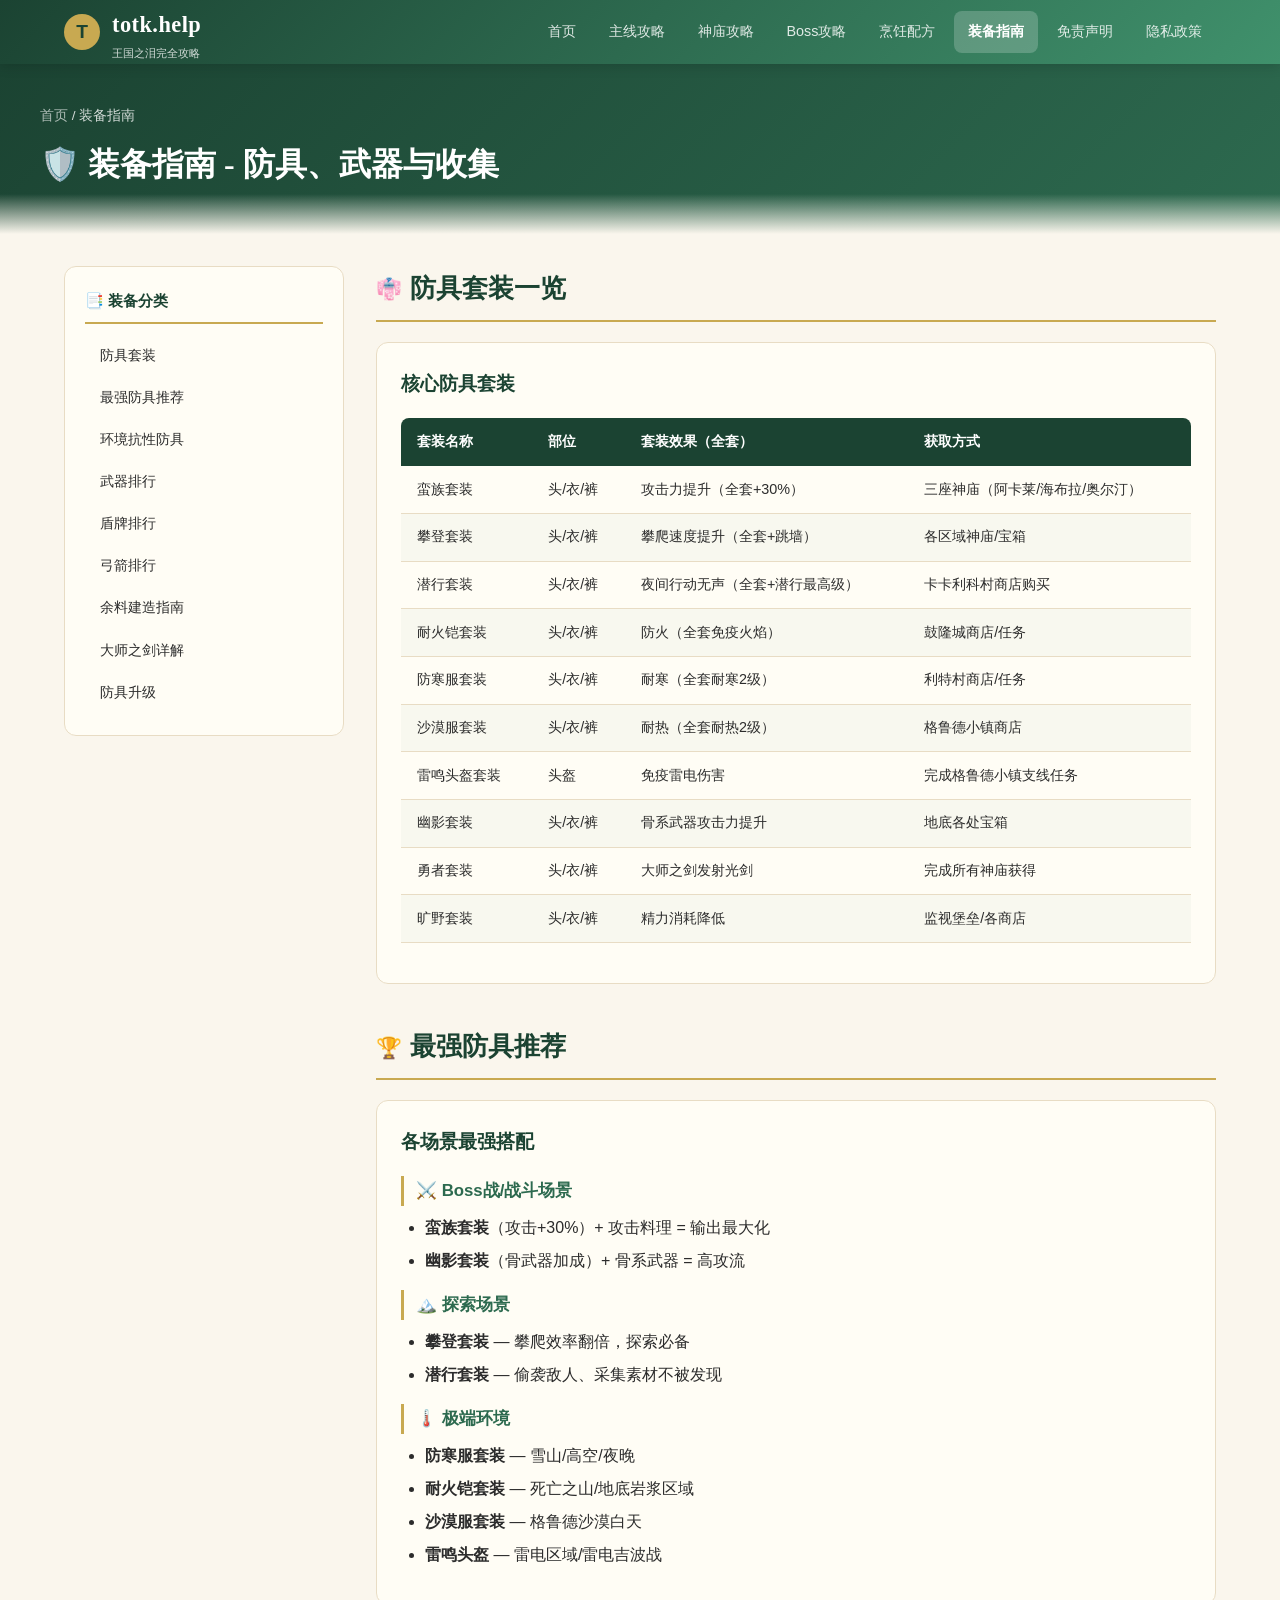
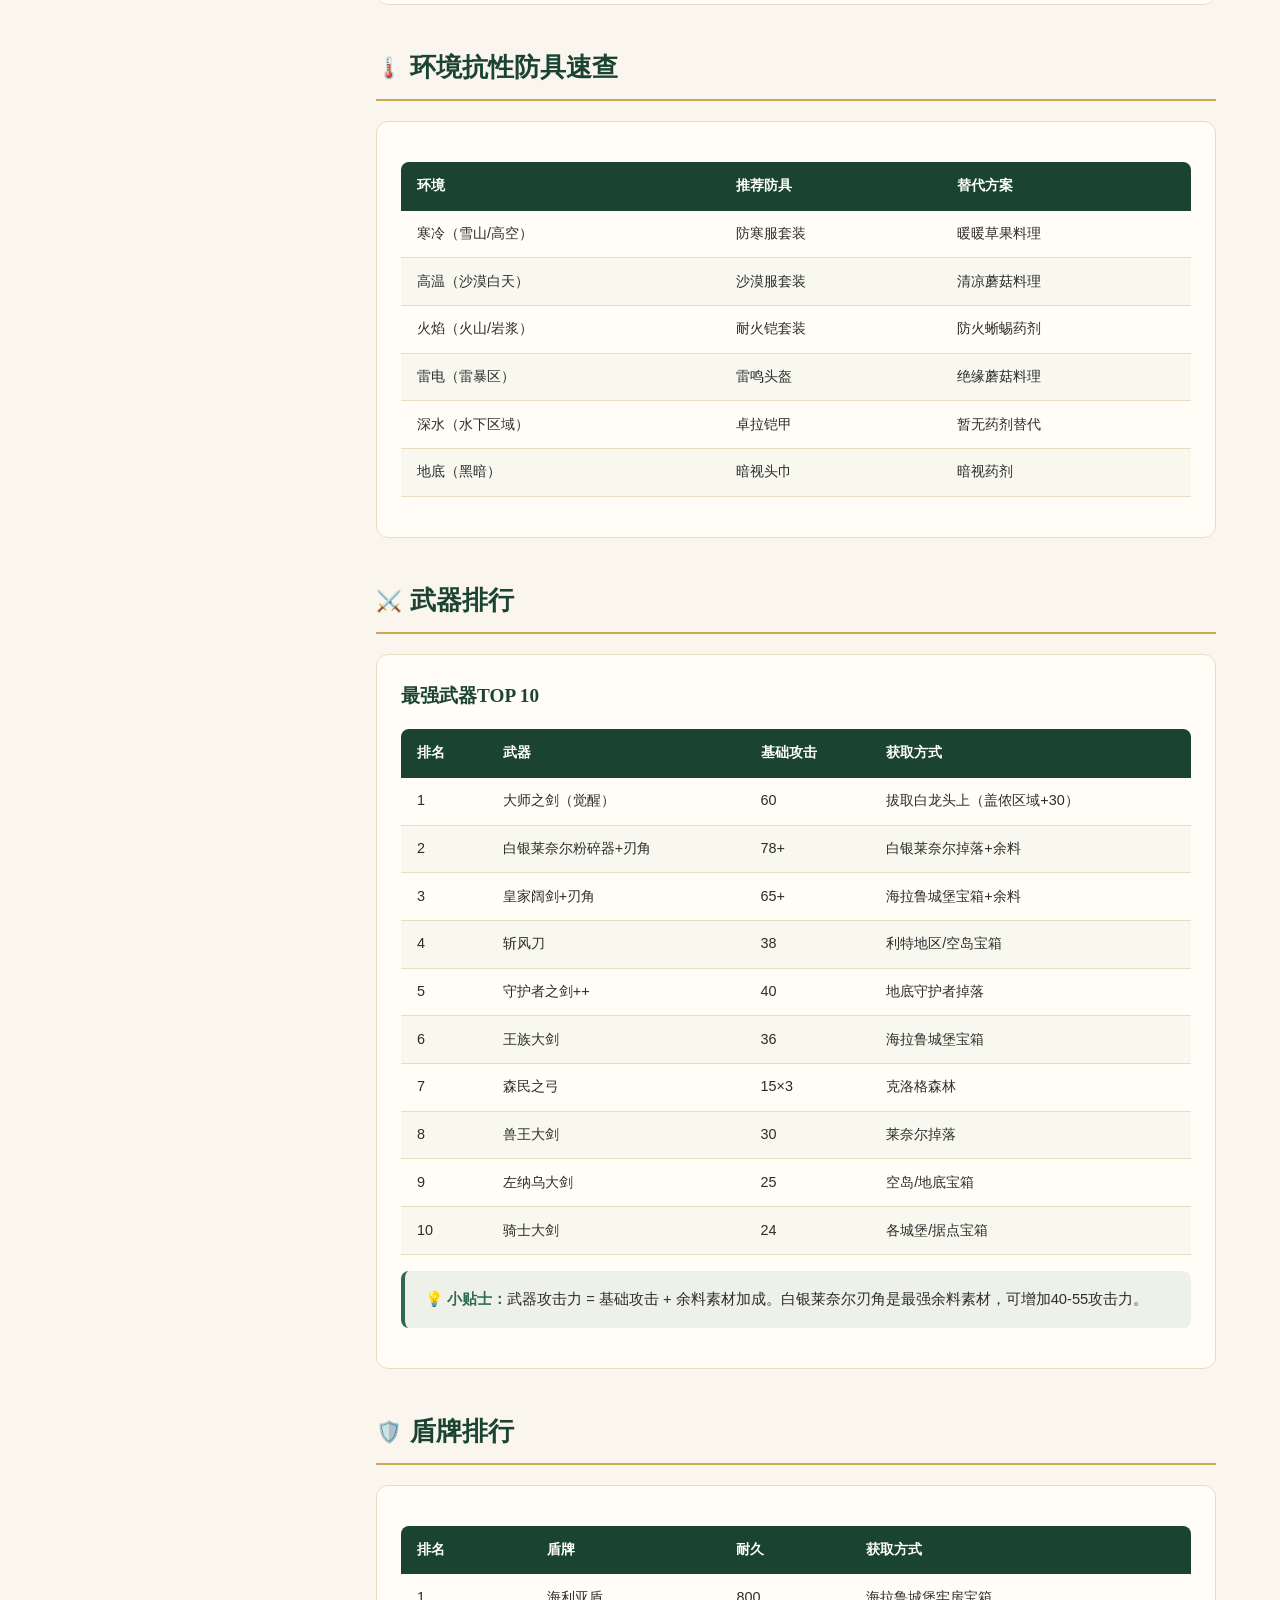
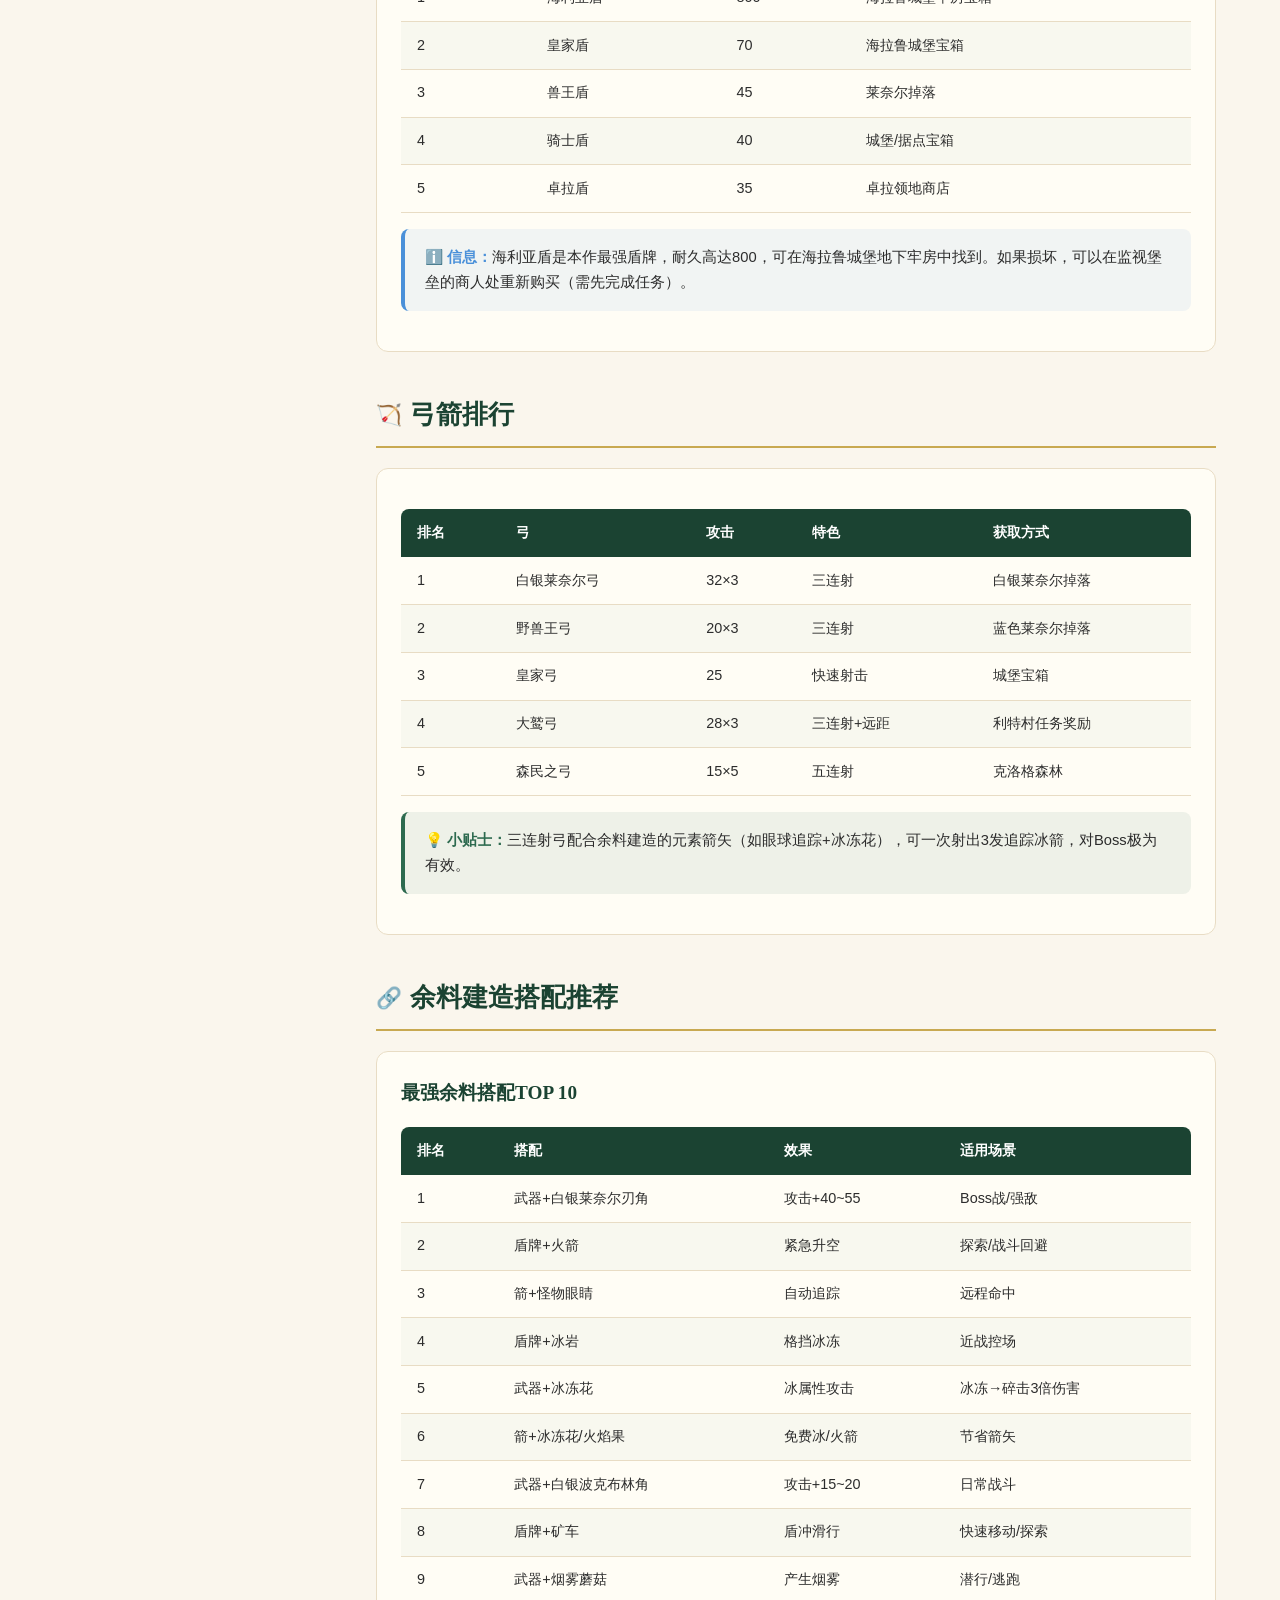
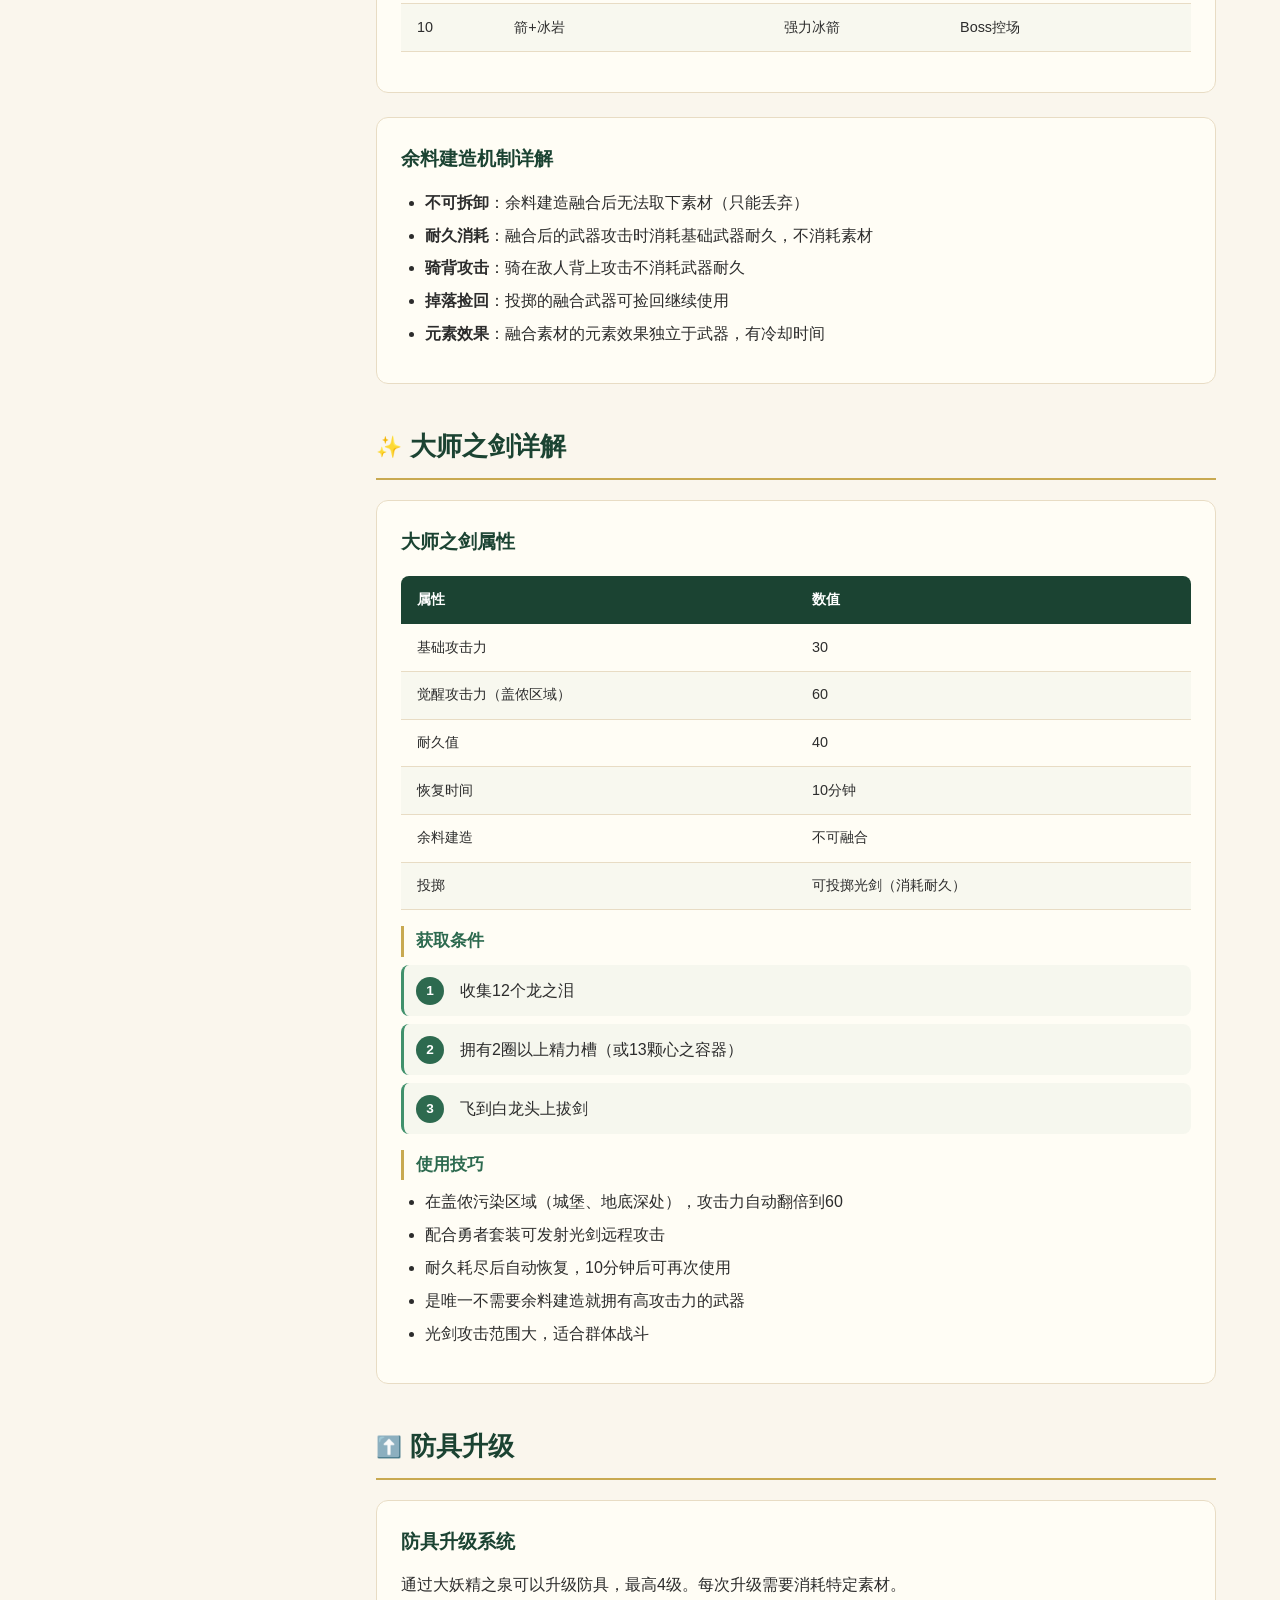
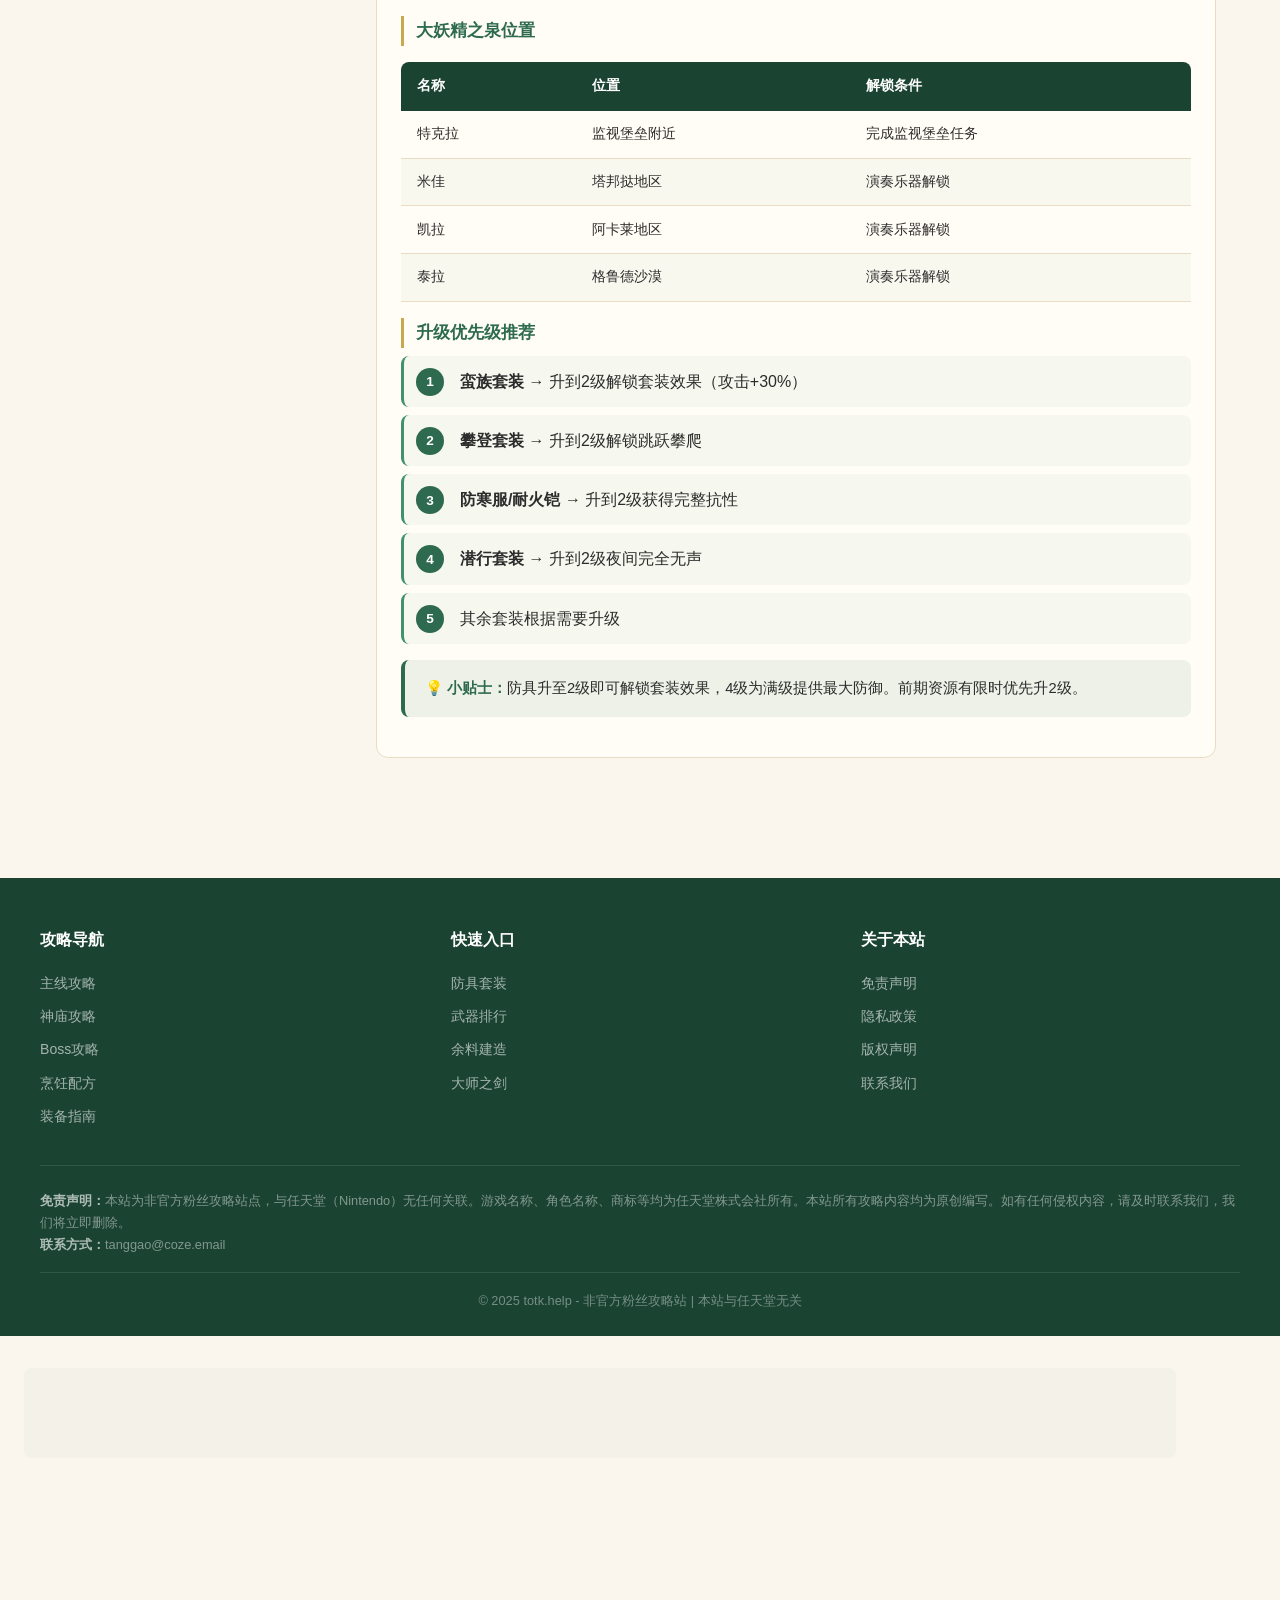
<file: equipment.html>
<!doctype html>
<html lang="zh-CN">
<head>
  <meta charset="UTF-8" />
  <meta name="viewport" content="width=device-width, initial-scale=1.0" />
  <meta name="description" content="王国之泪装备指南 - 全防具套装收集、武器排行、余料建造搭配推荐" />
  <title>装备指南 | 塞尔达传说：王国之泪 | totk.help</title>
  <link rel="icon" type="image/x-icon" href="images/favicon.ico" />
  <link rel="icon" type="image/webp" sizes="32x32" href="images/favicon-32.webp" />
  <link rel="stylesheet" href="styles/main.css" />
  <link rel="canonical" href="https://totk.help/equipment.html" />
  <meta property="og:url" content="https://totk.help/equipment.html" />
  <meta property="og:type" content="article" />
  <meta property="og:site_name" content="totk.help" />
  <meta property="og:title" content="装备指南 | 塞尔达传说：王国之泪 | totk.help" />
  <meta property="og:description" content="王国之泪全装备指南 - 防具套装、武器排行、余料建造搭配推荐" />
  <meta property="og:image" content="https://totk.help/images/hero-bg.webp" />
  <meta property="og:locale" content="zh_CN" />
  <meta name="robots" content="index, follow" />
  <meta name="google-adsense-account" content="ca-pub-6560822080596473" />
  <script type="application/ld+json">
  {
    "@context": "https://schema.org",
    "@type": "Article",
    "headline": "王国之泪装备全收集指南",
    "description": "防具套装、武器排行、余料建造搭配",
    "url": "https://totk.help/equipment.html",
    "publisher": { "@type": "Organization", "name": "totk.help" },
    "inLanguage": "zh-CN"
  }
  </script>
  <script async src="https://www.googletagmanager.com/gtag/js?id=G-1VHVSBNQDT"></script>
  <script>
    window.dataLayer = window.dataLayer || [];
    function gtag(){dataLayer.push(arguments);}
    gtag('js', new Date());
    gtag('config', 'G-1VHVSBNQDT');
  </script>
  <script>
  var _hmt = _hmt || [];
  (function() {
    var hm = document.createElement("script");
    hm.src = "https://hm.baidu.com/hm.js?9bdd82045f476f7f02179faa4b54941b";
    var s = document.getElementsByTagName("script")[0];
    s.parentNode.insertBefore(hm, s);
  })();
  </script>
  <meta name="baidu-site-verification" content="codeva-j33oZQ5rY7" />
  <script async src="https://pagead2.googlesyndication.com/pagead/js/adsbygoogle.js?client=ca-pub-6560822080596473" crossorigin="anonymous"></script>
  <meta name="google-site-verification" content="b0snjqkA2EAbML6bNieEF7aib_CDBixavqXwKyI0EsQ" />
</head>
<body>

  <header class="site-header">
    <div class="header-inner">
      <a href="index.html" class="site-logo">
        <span class="logo-icon">T</span>
        <span><span class="logo-text">totk.help</span><span class="logo-sub">王国之泪完全攻略</span></span>
      </a>
      <nav class="main-nav">
        <a href="index.html">首页</a>
        <a href="walkthrough.html">主线攻略</a>
        <a href="shrines.html">神庙攻略</a>
        <a href="bosses.html">Boss攻略</a>
        <a href="recipes.html">烹饪配方</a>
        <a href="equipment.html" class="active">装备指南</a>
        <a href="disclaimer.html">免责声明</a>
        <a href="privacy.html">隐私政策</a>
      </nav>
      <button class="menu-toggle" aria-label="菜单" aria-expanded="false">☰</button>
    </div>
  </header>

  <div class="page-header">
    <div class="breadcrumb"><a href="index.html">首页</a> / 装备指南</div>
    <h1>🛡️ 装备指南 - 防具、武器与收集</h1>
  </div>

  <div class="page-container">
    <aside class="page-sidebar">
      <nav class="sidebar-nav">
        <h3>📑 装备分类</h3>
        <ul>
          <li><a href="#armor-sets" class="active">防具套装</a></li>
          <li><a href="#best-armor">最强防具推荐</a></li>
          <li><a href="#environment-armor">环境抗性防具</a></li>
          <li><a href="#weapons">武器排行</a></li>
          <li><a href="#shields">盾牌排行</a></li>
          <li><a href="#bows">弓箭排行</a></li>
          <li><a href="#fuse-guide">余料建造指南</a></li>
          <li><a href="#master-sword">大师之剑详解</a></li>
          <li><a href="#upgrade">防具升级</a></li>
        </ul>
      </nav>
    </aside>

    <div class="page-main">

      <!-- Armor Sets -->
      <section class="section" id="armor-sets">
        <h2 class="section-title"><span class="icon">👘</span> 防具套装一览</h2>

        <div class="guide-block">
          <h3>核心防具套装</h3>
          <table class="data-table">
            <thead>
              <tr>
                <th>套装名称</th>
                <th>部位</th>
                <th>套装效果（全套）</th>
                <th>获取方式</th>
              </tr>
            </thead>
            <tbody>
              <tr>
                <td>蛮族套装</td>
                <td>头/衣/裤</td>
                <td>攻击力提升（全套+30%）</td>
                <td>三座神庙（阿卡莱/海布拉/奥尔汀）</td>
              </tr>
              <tr>
                <td>攀登套装</td>
                <td>头/衣/裤</td>
                <td>攀爬速度提升（全套+跳墙）</td>
                <td>各区域神庙/宝箱</td>
              </tr>
              <tr>
                <td>潜行套装</td>
                <td>头/衣/裤</td>
                <td>夜间行动无声（全套+潜行最高级）</td>
                <td>卡卡利科村商店购买</td>
              </tr>
              <tr>
                <td>耐火铠套装</td>
                <td>头/衣/裤</td>
                <td>防火（全套免疫火焰）</td>
                <td>鼓隆城商店/任务</td>
              </tr>
              <tr>
                <td>防寒服套装</td>
                <td>头/衣/裤</td>
                <td>耐寒（全套耐寒2级）</td>
                <td>利特村商店/任务</td>
              </tr>
              <tr>
                <td>沙漠服套装</td>
                <td>头/衣/裤</td>
                <td>耐热（全套耐热2级）</td>
                <td>格鲁德小镇商店</td>
              </tr>
              <tr>
                <td>雷鸣头盔套装</td>
                <td>头盔</td>
                <td>免疫雷电伤害</td>
                <td>完成格鲁德小镇支线任务</td>
              </tr>
              <tr>
                <td>幽影套装</td>
                <td>头/衣/裤</td>
                <td>骨系武器攻击力提升</td>
                <td>地底各处宝箱</td>
              </tr>
              <tr>
                <td>勇者套装</td>
                <td>头/衣/裤</td>
                <td>大师之剑发射光剑</td>
                <td>完成所有神庙获得</td>
              </tr>
              <tr>
                <td>旷野套装</td>
                <td>头/衣/裤</td>
                <td>精力消耗降低</td>
                <td>监视堡垒/各商店</td>
              </tr>
            </tbody>
          </table>
        </div>
      </section>

      <!-- Best Armor -->
      <section class="section" id="best-armor">
        <h2 class="section-title"><span class="icon">🏆</span> 最强防具推荐</h2>

        <div class="guide-block">
          <h3>各场景最强搭配</h3>

          <h4>⚔️ Boss战/战斗场景</h4>
          <ul>
            <li><strong>蛮族套装</strong>（攻击+30%）+ 攻击料理 = 输出最大化</li>
            <li><strong>幽影套装</strong>（骨武器加成）+ 骨系武器 = 高攻流</li>
          </ul>

          <h4>🏔️ 探索场景</h4>
          <ul>
            <li><strong>攀登套装</strong> — 攀爬效率翻倍，探索必备</li>
            <li><strong>潜行套装</strong> — 偷袭敌人、采集素材不被发现</li>
          </ul>

          <h4>🌡️ 极端环境</h4>
          <ul>
            <li><strong>防寒服套装</strong> — 雪山/高空/夜晚</li>
            <li><strong>耐火铠套装</strong> — 死亡之山/地底岩浆区域</li>
            <li><strong>沙漠服套装</strong> — 格鲁德沙漠白天</li>
            <li><strong>雷鸣头盔</strong> — 雷电区域/雷电吉波战</li>
          </ul>
        </div>
      </section>

      <!-- Environment Armor -->
      <section class="section" id="environment-armor">
        <h2 class="section-title"><span class="icon">🌡️</span> 环境抗性防具速查</h2>

        <div class="guide-block">
          <table class="data-table">
            <thead>
              <tr><th>环境</th><th>推荐防具</th><th>替代方案</th></tr>
            </thead>
            <tbody>
              <tr><td>寒冷（雪山/高空）</td><td>防寒服套装</td><td>暖暖草果料理</td></tr>
              <tr><td>高温（沙漠白天）</td><td>沙漠服套装</td><td>清凉蘑菇料理</td></tr>
              <tr><td>火焰（火山/岩浆）</td><td>耐火铠套装</td><td>防火蜥蜴药剂</td></tr>
              <tr><td>雷电（雷暴区）</td><td>雷鸣头盔</td><td>绝缘蘑菇料理</td></tr>
              <tr><td>深水（水下区域）</td><td>卓拉铠甲</td><td>暂无药剂替代</td></tr>
              <tr><td>地底（黑暗）</td><td>暗视头巾</td><td>暗视药剂</td></tr>
            </tbody>
          </table>
        </div>
      </section>

      <!-- Weapons -->
      <section class="section" id="weapons">
        <h2 class="section-title"><span class="icon">⚔️</span> 武器排行</h2>

        <div class="guide-block">
          <h3>最强武器TOP 10</h3>
          <table class="data-table">
            <thead>
              <tr><th>排名</th><th>武器</th><th>基础攻击</th><th>获取方式</th></tr>
            </thead>
            <tbody>
              <tr><td>1</td><td>大师之剑（觉醒）</td><td>60</td><td>拔取白龙头上（盖侬区域+30）</td></tr>
              <tr><td>2</td><td>白银莱奈尔粉碎器+刃角</td><td>78+</td><td>白银莱奈尔掉落+余料</td></tr>
              <tr><td>3</td><td>皇家阔剑+刃角</td><td>65+</td><td>海拉鲁城堡宝箱+余料</td></tr>
              <tr><td>4</td><td>斩风刀</td><td>38</td><td>利特地区/空岛宝箱</td></tr>
              <tr><td>5</td><td>守护者之剑++</td><td>40</td><td>地底守护者掉落</td></tr>
              <tr><td>6</td><td>王族大剑</td><td>36</td><td>海拉鲁城堡宝箱</td></tr>
              <tr><td>7</td><td>森民之弓</td><td>15×3</td><td>克洛格森林</td></tr>
              <tr><td>8</td><td>兽王大剑</td><td>30</td><td>莱奈尔掉落</td></tr>
              <tr><td>9</td><td>左纳乌大剑</td><td>25</td><td>空岛/地底宝箱</td></tr>
              <tr><td>10</td><td>骑士大剑</td><td>24</td><td>各城堡/据点宝箱</td></tr>
            </tbody>
          </table>
          <div class="tip-box">武器攻击力 = 基础攻击 + 余料素材加成。白银莱奈尔刃角是最强余料素材，可增加40-55攻击力。</div>
        </div>
      </section>

      <!-- Shields -->
      <section class="section" id="shields">
        <h2 class="section-title"><span class="icon">🛡️</span> 盾牌排行</h2>

        <div class="guide-block">
          <table class="data-table">
            <thead>
              <tr><th>排名</th><th>盾牌</th><th>耐久</th><th>获取方式</th></tr>
            </thead>
            <tbody>
              <tr><td>1</td><td>海利亚盾</td><td>800</td><td>海拉鲁城堡牢房宝箱</td></tr>
              <tr><td>2</td><td>皇家盾</td><td>70</td><td>海拉鲁城堡宝箱</td></tr>
              <tr><td>3</td><td>兽王盾</td><td>45</td><td>莱奈尔掉落</td></tr>
              <tr><td>4</td><td>骑士盾</td><td>40</td><td>城堡/据点宝箱</td></tr>
              <tr><td>5</td><td>卓拉盾</td><td>35</td><td>卓拉领地商店</td></tr>
            </tbody>
          </table>
          <div class="info-box">海利亚盾是本作最强盾牌，耐久高达800，可在海拉鲁城堡地下牢房中找到。如果损坏，可以在监视堡垒的商人处重新购买（需先完成任务）。</div>
        </div>
      </section>

      <!-- Bows -->
      <section class="section" id="bows">
        <h2 class="section-title"><span class="icon">🏹</span> 弓箭排行</h2>

        <div class="guide-block">
          <table class="data-table">
            <thead>
              <tr><th>排名</th><th>弓</th><th>攻击</th><th>特色</th><th>获取方式</th></tr>
            </thead>
            <tbody>
              <tr><td>1</td><td>白银莱奈尔弓</td><td>32×3</td><td>三连射</td><td>白银莱奈尔掉落</td></tr>
              <tr><td>2</td><td>野兽王弓</td><td>20×3</td><td>三连射</td><td>蓝色莱奈尔掉落</td></tr>
              <tr><td>3</td><td>皇家弓</td><td>25</td><td>快速射击</td><td>城堡宝箱</td></tr>
              <tr><td>4</td><td>大鹫弓</td><td>28×3</td><td>三连射+远距</td><td>利特村任务奖励</td></tr>
              <tr><td>5</td><td>森民之弓</td><td>15×5</td><td>五连射</td><td>克洛格森林</td></tr>
            </tbody>
          </table>
          <div class="tip-box">三连射弓配合余料建造的元素箭矢（如眼球追踪+冰冻花），可一次射出3发追踪冰箭，对Boss极为有效。</div>
        </div>
      </section>

      <!-- Fuse Guide -->
      <section class="section" id="fuse-guide">
        <h2 class="section-title"><span class="icon">🔗</span> 余料建造搭配推荐</h2>

        <div class="guide-block">
          <h3>最强余料搭配TOP 10</h3>
          <table class="data-table">
            <thead>
              <tr><th>排名</th><th>搭配</th><th>效果</th><th>适用场景</th></tr>
            </thead>
            <tbody>
              <tr><td>1</td><td>武器+白银莱奈尔刃角</td><td>攻击+40~55</td><td>Boss战/强敌</td></tr>
              <tr><td>2</td><td>盾牌+火箭</td><td>紧急升空</td><td>探索/战斗回避</td></tr>
              <tr><td>3</td><td>箭+怪物眼睛</td><td>自动追踪</td><td>远程命中</td></tr>
              <tr><td>4</td><td>盾牌+冰岩</td><td>格挡冰冻</td><td>近战控场</td></tr>
              <tr><td>5</td><td>武器+冰冻花</td><td>冰属性攻击</td><td>冰冻→碎击3倍伤害</td></tr>
              <tr><td>6</td><td>箭+冰冻花/火焰果</td><td>免费冰/火箭</td><td>节省箭矢</td></tr>
              <tr><td>7</td><td>武器+白银波克布林角</td><td>攻击+15~20</td><td>日常战斗</td></tr>
              <tr><td>8</td><td>盾牌+矿车</td><td>盾冲滑行</td><td>快速移动/探索</td></tr>
              <tr><td>9</td><td>武器+烟雾蘑菇</td><td>产生烟雾</td><td>潜行/逃跑</td></tr>
              <tr><td>10</td><td>箭+冰岩</td><td>强力冰箭</td><td>Boss控场</td></tr>
            </tbody>
          </table>
        </div>

        <div class="guide-block">
          <h3>余料建造机制详解</h3>
          <ul>
            <li><strong>不可拆卸</strong>：余料建造融合后无法取下素材（只能丢弃）</li>
            <li><strong>耐久消耗</strong>：融合后的武器攻击时消耗基础武器耐久，不消耗素材</li>
            <li><strong>骑背攻击</strong>：骑在敌人背上攻击不消耗武器耐久</li>
            <li><strong>掉落捡回</strong>：投掷的融合武器可捡回继续使用</li>
            <li><strong>元素效果</strong>：融合素材的元素效果独立于武器，有冷却时间</li>
          </ul>
        </div>
      </section>

      <!-- Master Sword -->
      <section class="section" id="master-sword">
        <h2 class="section-title"><span class="icon">✨</span> 大师之剑详解</h2>

        <div class="guide-block">
          <h3>大师之剑属性</h3>
          <table class="data-table">
            <thead>
              <tr><th>属性</th><th>数值</th></tr>
            </thead>
            <tbody>
              <tr><td>基础攻击力</td><td>30</td></tr>
              <tr><td>觉醒攻击力（盖侬区域）</td><td>60</td></tr>
              <tr><td>耐久值</td><td>40</td></tr>
              <tr><td>恢复时间</td><td>10分钟</td></tr>
              <tr><td>余料建造</td><td>不可融合</td></tr>
              <tr><td>投掷</td><td>可投掷光剑（消耗耐久）</td></tr>
            </tbody>
          </table>

          <h4>获取条件</h4>
          <ol class="step-list">
            <li>收集12个龙之泪</li>
            <li>拥有2圈以上精力槽（或13颗心之容器）</li>
            <li>飞到白龙头上拔剑</li>
          </ol>

          <h4>使用技巧</h4>
          <ul>
            <li>在盖侬污染区域（城堡、地底深处），攻击力自动翻倍到60</li>
            <li>配合勇者套装可发射光剑远程攻击</li>
            <li>耐久耗尽后自动恢复，10分钟后可再次使用</li>
            <li>是唯一不需要余料建造就拥有高攻击力的武器</li>
            <li>光剑攻击范围大，适合群体战斗</li>
          </ul>
        </div>
      </section>

      <!-- Upgrade -->
      <section class="section" id="upgrade">
        <h2 class="section-title"><span class="icon">⬆️</span> 防具升级</h2>

        <div class="guide-block">
          <h3>防具升级系统</h3>
          <p>通过大妖精之泉可以升级防具，最高4级。每次升级需要消耗特定素材。</p>

          <h4>大妖精之泉位置</h4>
          <table class="data-table">
            <thead>
              <tr><th>名称</th><th>位置</th><th>解锁条件</th></tr>
            </thead>
            <tbody>
              <tr><td>特克拉</td><td>监视堡垒附近</td><td>完成监视堡垒任务</td></tr>
              <tr><td>米佳</td><td>塔邦挞地区</td><td>演奏乐器解锁</td></tr>
              <tr><td>凯拉</td><td>阿卡莱地区</td><td>演奏乐器解锁</td></tr>
              <tr><td>泰拉</td><td>格鲁德沙漠</td><td>演奏乐器解锁</td></tr>
            </tbody>
          </table>

          <h4>升级优先级推荐</h4>
          <ol class="step-list">
            <li><strong>蛮族套装</strong> → 升到2级解锁套装效果（攻击+30%）</li>
            <li><strong>攀登套装</strong> → 升到2级解锁跳跃攀爬</li>
            <li><strong>防寒服/耐火铠</strong> → 升到2级获得完整抗性</li>
            <li><strong>潜行套装</strong> → 升到2级夜间完全无声</li>
            <li>其余套装根据需要升级</li>
          </ol>
          <div class="tip-box">防具升至2级即可解锁套装效果，4级为满级提供最大防御。前期资源有限时优先升2级。</div>
        </div>
      </section>

    </div>
  </div>

  <footer class="site-footer">
    <div class="footer-inner">
      <div class="footer-col">
        <h4>攻略导航</h4>
        <a href="walkthrough.html">主线攻略</a>
        <a href="shrines.html">神庙攻略</a>
        <a href="bosses.html">Boss攻略</a>
        <a href="recipes.html">烹饪配方</a>
        <a href="equipment.html">装备指南</a>
      </div>
      <div class="footer-col">
        <h4>快速入口</h4>
        <a href="#armor-sets">防具套装</a>
        <a href="#weapons">武器排行</a>
        <a href="#fuse-guide">余料建造</a>
        <a href="#master-sword">大师之剑</a>
      </div>
      <div class="footer-col">
        <h4>关于本站</h4>
        <a href="disclaimer.html">免责声明</a>
        <a href="privacy.html">隐私政策</a>
        <a href="disclaimer.html#copyright">版权声明</a>
        <a href="disclaimer.html#contact">联系我们</a>
      </div>
    </div>
    <div class="footer-disclaimer">
      <strong>免责声明：</strong>本站为非官方粉丝攻略站点，与任天堂（Nintendo）无任何关联。游戏名称、角色名称、商标等均为任天堂株式会社所有。本站所有攻略内容均为原创编写。如有任何侵权内容，请及时联系我们，我们将立即删除。<br>
      <strong>联系方式：</strong>tanggao@coze.email
    </div>
    <div class="footer-bottom">
      &copy; 2025 totk.help - 非官方粉丝攻略站 | 本站与任天堂无关
    </div>
  </footer>

    <button class="back-to-top" aria-label="回到顶部">↑</button>

  <!-- Ad: In-content -->
  <div class="ad-container ad-incontent" aria-label="广告">
    <ins class="adsbygoogle"
         style="display:block"
         data-ad-client="ca-pub-6560822080596473"
         data-ad-slot="XXXXXXXXXX"
         data-ad-format="auto"
         data-full-width-responsive="true"></ins>
    <script>(adsbygoogle = window.adsbygoogle || []).push({});</script>
  </div>

  <!-- Google AdSense -->


  <script src="js/main.js"></script>
</body>
</html>
</file>
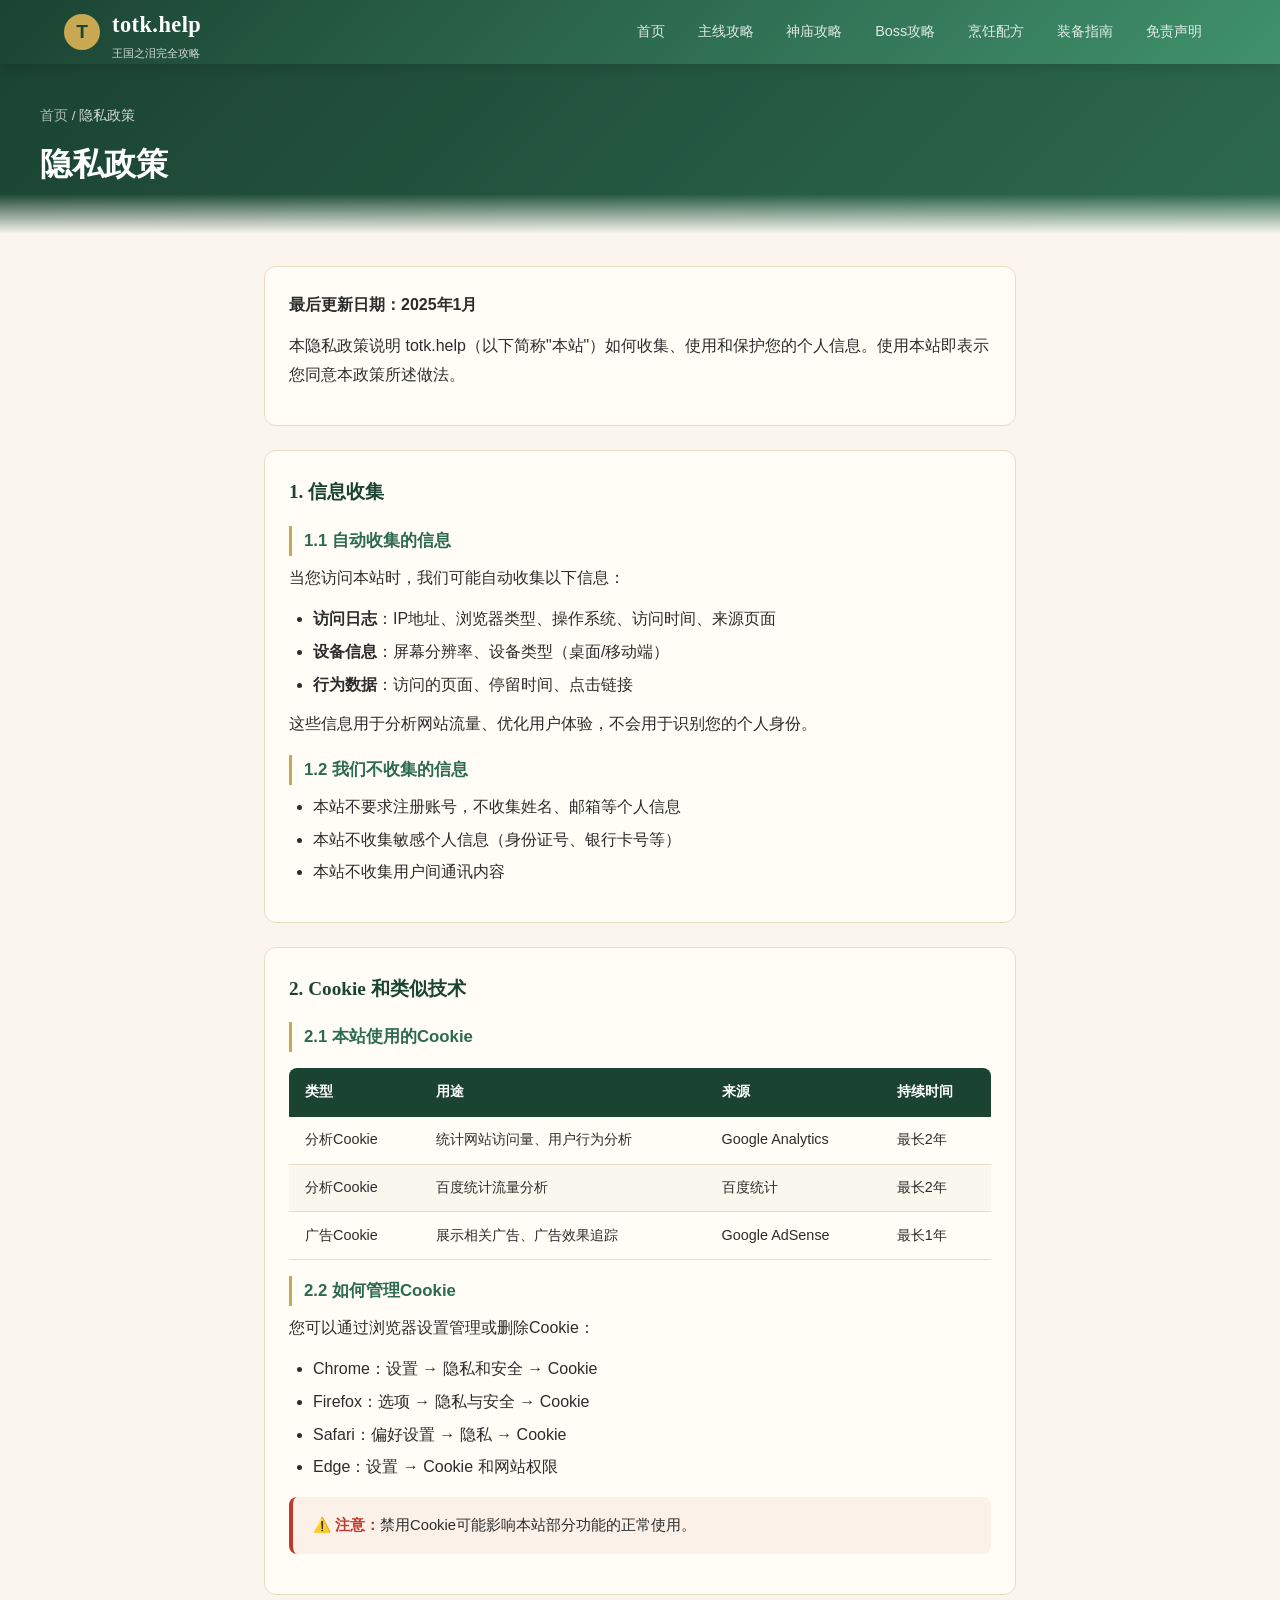
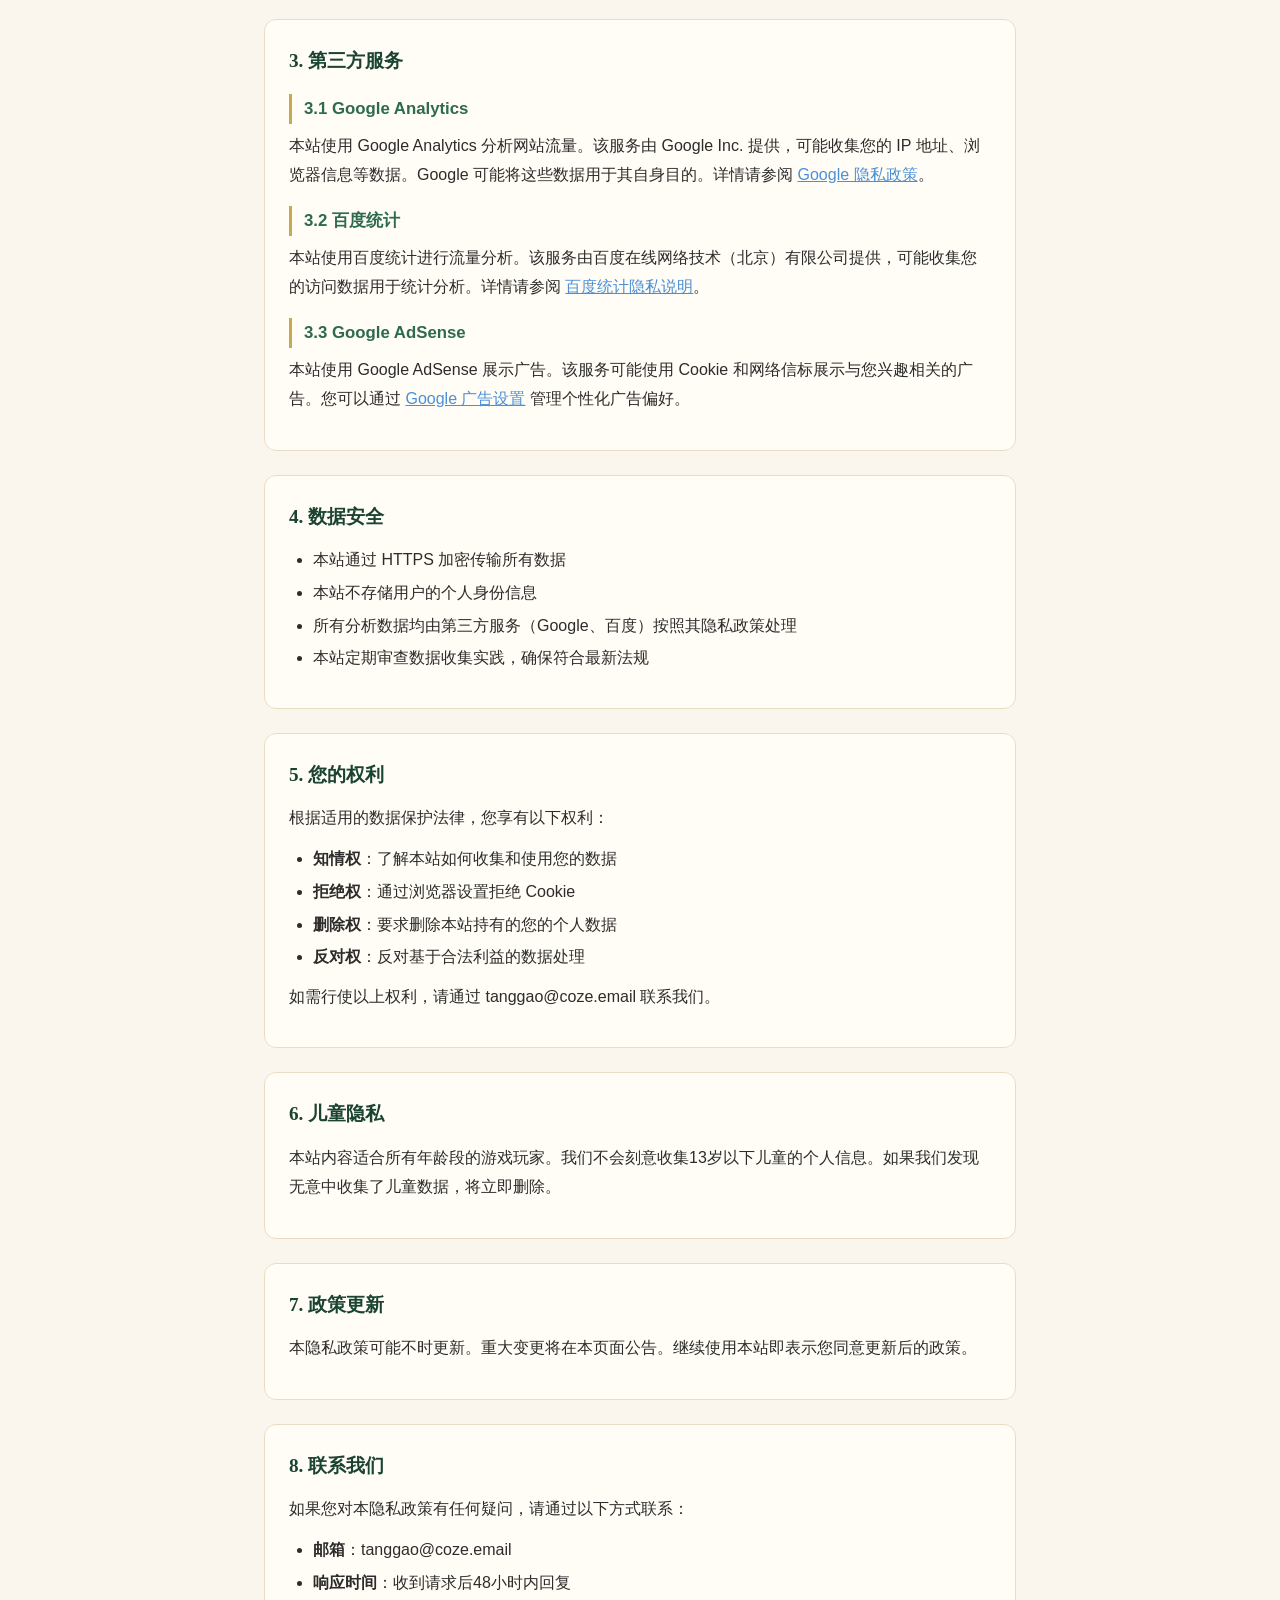
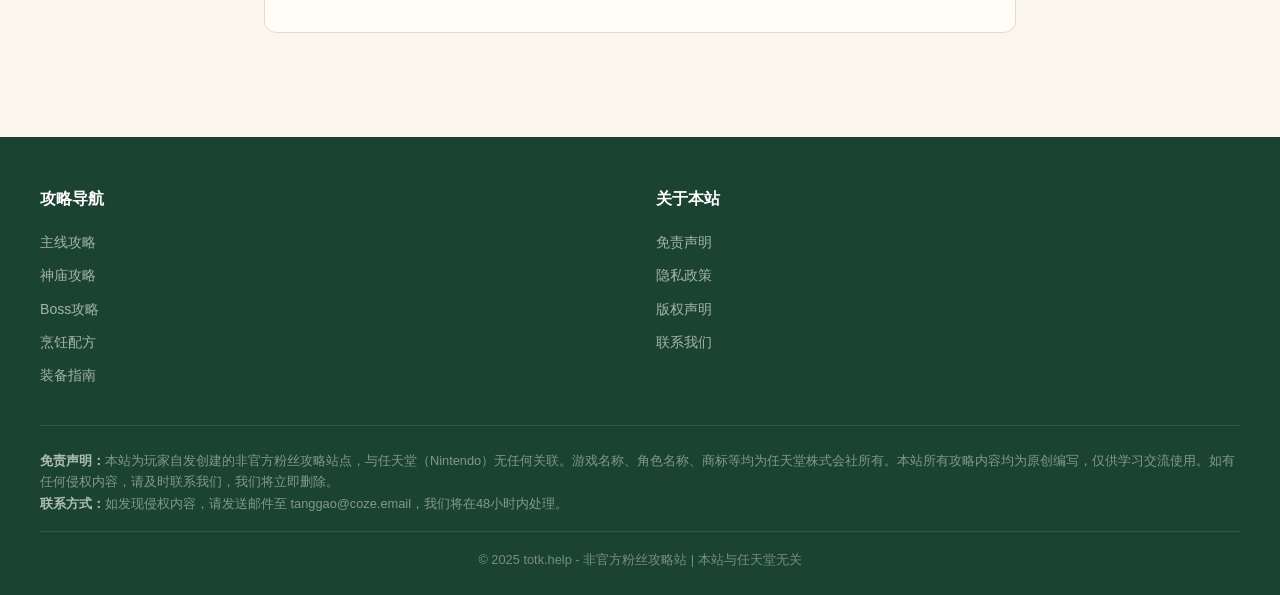
<file: privacy.html>
<!doctype html>
<html lang="zh-CN">
<head>
  <meta charset="UTF-8" />
  <meta name="viewport" content="width=device-width, initial-scale=1.0" />
  <meta name="description" content="totk.help隐私政策 - 数据收集说明、Cookie使用、第三方服务与用户权利" />
  <title>隐私政策 | totk.help</title>
  <link rel="icon" type="image/x-icon" href="images/favicon.ico" />
  <link rel="icon" type="image/webp" sizes="32x32" href="images/favicon-32.webp" />
  <link rel="stylesheet" href="styles/main.css" />
  <link rel="canonical" href="https://totk.help/privacy.html" />
  <meta property="og:url" content="https://totk.help/privacy.html" />
  <meta property="og:type" content="website" />
  <meta property="og:site_name" content="totk.help" />
  <meta property="og:title" content="隐私政策 | totk.help" />
  <meta property="og:description" content="totk.help隐私政策 - 数据收集、Cookie使用与用户权利" />
  <meta property="og:image" content="https://totk.help/images/hero-bg.webp" />
  <meta property="og:locale" content="zh_CN" />
  <meta name="robots" content="index, follow" />
  <script async src="https://www.googletagmanager.com/gtag/js?id=G-1VHVSBNQDT"></script>
  <script>
    window.dataLayer = window.dataLayer || [];
    function gtag(){dataLayer.push(arguments);}
    gtag('js', new Date());
    gtag('config', 'G-1VHVSBNQDT');
  </script>
  <script>
  var _hmt = _hmt || [];
  (function() {
    var hm = document.createElement("script");
    hm.src = "https://hm.baidu.com/hm.js?9bdd82045f476f7f02179faa4b54941b";
    var s = document.getElementsByTagName("script")[0];
    s.parentNode.insertBefore(hm, s);
  })();
  </script>
  <meta name="baidu-site-verification" content="codeva-j33oZQ5rY7" />
  <script async src="https://pagead2.googlesyndication.com/pagead/js/adsbygoogle.js?client=ca-pub-6560822080596473" crossorigin="anonymous"></script>
  <meta name="google-site-verification" content="b0snjqkA2EAbML6bNieEF7aib_CDBixavqXwKyI0EsQ" />
</head>
<body>

  <!-- Header -->
  <header class="site-header">
    <div class="header-inner">
      <a href="index.html" class="site-logo">
        <span class="logo-icon">T</span>
        <span>
          <span class="logo-text">totk.help</span>
          <span class="logo-sub">王国之泪完全攻略</span>
        </span>
      </a>
      <nav class="main-nav">
        <a href="index.html">首页</a>
        <a href="walkthrough.html">主线攻略</a>
        <a href="shrines.html">神庙攻略</a>
        <a href="bosses.html">Boss攻略</a>
        <a href="recipes.html">烹饪配方</a>
        <a href="equipment.html">装备指南</a>
        <a href="disclaimer.html">免责声明</a>
      </nav>
      <button class="menu-toggle" aria-label="菜单" aria-expanded="false">☰</button>
    </div>
  </header>

  <!-- Page Header -->
  <div class="page-header">
    <div class="breadcrumb"><a href="index.html">首页</a> / 隐私政策</div>
    <h1>隐私政策</h1>
  </div>

  <!-- Main Content -->
  <main style="max-width:800px;margin:0 auto;padding:2rem 1.5rem;">

    <div class="guide-block">
      <p><strong>最后更新日期：2025年1月</strong></p>
      <p>本隐私政策说明 totk.help（以下简称"本站"）如何收集、使用和保护您的个人信息。使用本站即表示您同意本政策所述做法。</p>
    </div>

    <div class="guide-block">
      <h3>1. 信息收集</h3>
      <h4>1.1 自动收集的信息</h4>
      <p>当您访问本站时，我们可能自动收集以下信息：</p>
      <ul>
        <li><strong>访问日志</strong>：IP地址、浏览器类型、操作系统、访问时间、来源页面</li>
        <li><strong>设备信息</strong>：屏幕分辨率、设备类型（桌面/移动端）</li>
        <li><strong>行为数据</strong>：访问的页面、停留时间、点击链接</li>
      </ul>
      <p>这些信息用于分析网站流量、优化用户体验，不会用于识别您的个人身份。</p>

      <h4>1.2 我们不收集的信息</h4>
      <ul>
        <li>本站不要求注册账号，不收集姓名、邮箱等个人信息</li>
        <li>本站不收集敏感个人信息（身份证号、银行卡号等）</li>
        <li>本站不收集用户间通讯内容</li>
      </ul>
    </div>

    <div class="guide-block">
      <h3>2. Cookie 和类似技术</h3>
      <h4>2.1 本站使用的Cookie</h4>
      <table class="data-table">
        <thead>
          <tr>
            <th>类型</th>
            <th>用途</th>
            <th>来源</th>
            <th>持续时间</th>
          </tr>
        </thead>
        <tbody>
          <tr>
            <td>分析Cookie</td>
            <td>统计网站访问量、用户行为分析</td>
            <td>Google Analytics</td>
            <td>最长2年</td>
          </tr>
          <tr>
            <td>分析Cookie</td>
            <td>百度统计流量分析</td>
            <td>百度统计</td>
            <td>最长2年</td>
          </tr>
          <tr>
            <td>广告Cookie</td>
            <td>展示相关广告、广告效果追踪</td>
            <td>Google AdSense</td>
            <td>最长1年</td>
          </tr>
        </tbody>
      </table>

      <h4>2.2 如何管理Cookie</h4>
      <p>您可以通过浏览器设置管理或删除Cookie：</p>
      <ul>
        <li>Chrome：设置 → 隐私和安全 → Cookie</li>
        <li>Firefox：选项 → 隐私与安全 → Cookie</li>
        <li>Safari：偏好设置 → 隐私 → Cookie</li>
        <li>Edge：设置 → Cookie 和网站权限</li>
      </ul>
      <div class="warning-box">禁用Cookie可能影响本站部分功能的正常使用。</div>
    </div>

    <div class="guide-block">
      <h3>3. 第三方服务</h3>
      <h4>3.1 Google Analytics</h4>
      <p>本站使用 Google Analytics 分析网站流量。该服务由 Google Inc. 提供，可能收集您的 IP 地址、浏览器信息等数据。Google 可能将这些数据用于其自身目的。详情请参阅 <a href="https://policies.google.com/privacy" target="_blank" rel="noopener noreferrer" style="color:var(--color-blue);">Google 隐私政策</a>。</p>

      <h4>3.2 百度统计</h4>
      <p>本站使用百度统计进行流量分析。该服务由百度在线网络技术（北京）有限公司提供，可能收集您的访问数据用于统计分析。详情请参阅 <a href="https://tongji.baidu.com/web/help/article?id=330" target="_blank" rel="noopener noreferrer" style="color:var(--color-blue);">百度统计隐私说明</a>。</p>

      <h4>3.3 Google AdSense</h4>
      <p>本站使用 Google AdSense 展示广告。该服务可能使用 Cookie 和网络信标展示与您兴趣相关的广告。您可以通过 <a href="https://adssettings.google.com/" target="_blank" rel="noopener noreferrer" style="color:var(--color-blue);">Google 广告设置</a> 管理个性化广告偏好。</p>
    </div>

    <div class="guide-block">
      <h3>4. 数据安全</h3>
      <ul>
        <li>本站通过 HTTPS 加密传输所有数据</li>
        <li>本站不存储用户的个人身份信息</li>
        <li>所有分析数据均由第三方服务（Google、百度）按照其隐私政策处理</li>
        <li>本站定期审查数据收集实践，确保符合最新法规</li>
      </ul>
    </div>

    <div class="guide-block">
      <h3>5. 您的权利</h3>
      <p>根据适用的数据保护法律，您享有以下权利：</p>
      <ul>
        <li><strong>知情权</strong>：了解本站如何收集和使用您的数据</li>
        <li><strong>拒绝权</strong>：通过浏览器设置拒绝 Cookie</li>
        <li><strong>删除权</strong>：要求删除本站持有的您的个人数据</li>
        <li><strong>反对权</strong>：反对基于合法利益的数据处理</li>
      </ul>
      <p>如需行使以上权利，请通过 tanggao@coze.email 联系我们。</p>
    </div>

    <div class="guide-block">
      <h3>6. 儿童隐私</h3>
      <p>本站内容适合所有年龄段的游戏玩家。我们不会刻意收集13岁以下儿童的个人信息。如果我们发现无意中收集了儿童数据，将立即删除。</p>
    </div>

    <div class="guide-block">
      <h3>7. 政策更新</h3>
      <p>本隐私政策可能不时更新。重大变更将在本页面公告。继续使用本站即表示您同意更新后的政策。</p>
    </div>

    <div class="guide-block">
      <h3>8. 联系我们</h3>
      <p>如果您对本隐私政策有任何疑问，请通过以下方式联系：</p>
      <ul>
        <li><strong>邮箱</strong>：tanggao@coze.email</li>
        <li><strong>响应时间</strong>：收到请求后48小时内回复</li>
      </ul>
    </div>

  </main>

  <!-- Footer -->
  <footer class="site-footer">
    <div class="footer-inner">
      <div class="footer-col">
        <h4>攻略导航</h4>
        <a href="walkthrough.html">主线攻略</a>
        <a href="shrines.html">神庙攻略</a>
        <a href="bosses.html">Boss攻略</a>
        <a href="recipes.html">烹饪配方</a>
        <a href="equipment.html">装备指南</a>
      </div>
      <div class="footer-col">
        <h4>关于本站</h4>
        <a href="disclaimer.html">免责声明</a>
        <a href="privacy.html">隐私政策</a>
        <a href="disclaimer.html#copyright">版权声明</a>
        <a href="disclaimer.html#contact">联系我们</a>
      </div>
    </div>
    <div class="footer-disclaimer">
      <strong>免责声明：</strong>本站为玩家自发创建的非官方粉丝攻略站点，与任天堂（Nintendo）无任何关联。游戏名称、角色名称、商标等均为任天堂株式会社所有。本站所有攻略内容均为原创编写，仅供学习交流使用。如有任何侵权内容，请及时联系我们，我们将立即删除。<br>
      <strong>联系方式：</strong>如发现侵权内容，请发送邮件至 tanggao@coze.email，我们将在48小时内处理。
    </div>
    <div class="footer-bottom">
      &copy; 2025 totk.help - 非官方粉丝攻略站 | 本站与任天堂无关
    </div>
  </footer>

  <button class="back-to-top" aria-label="回到顶部">↑</button>
  <script src="js/main.js"></script>
</body>
</html>
</file>
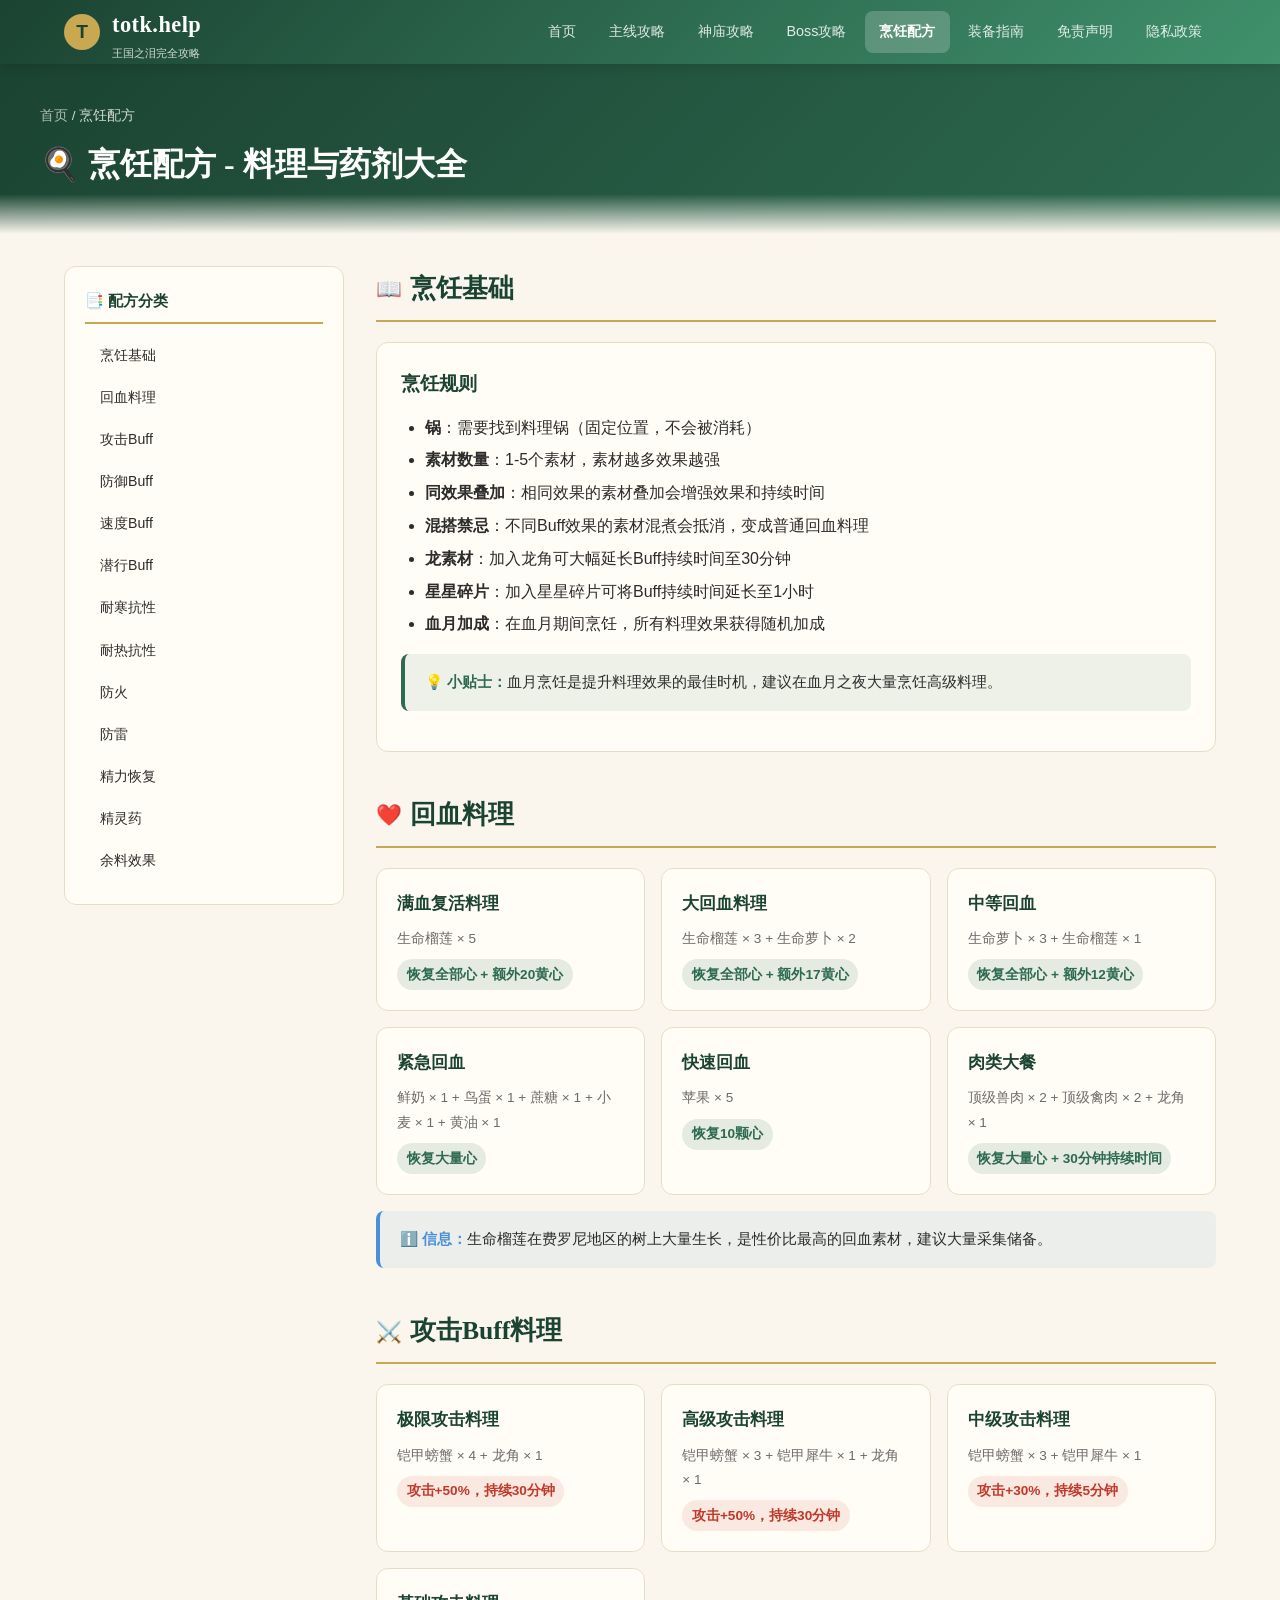
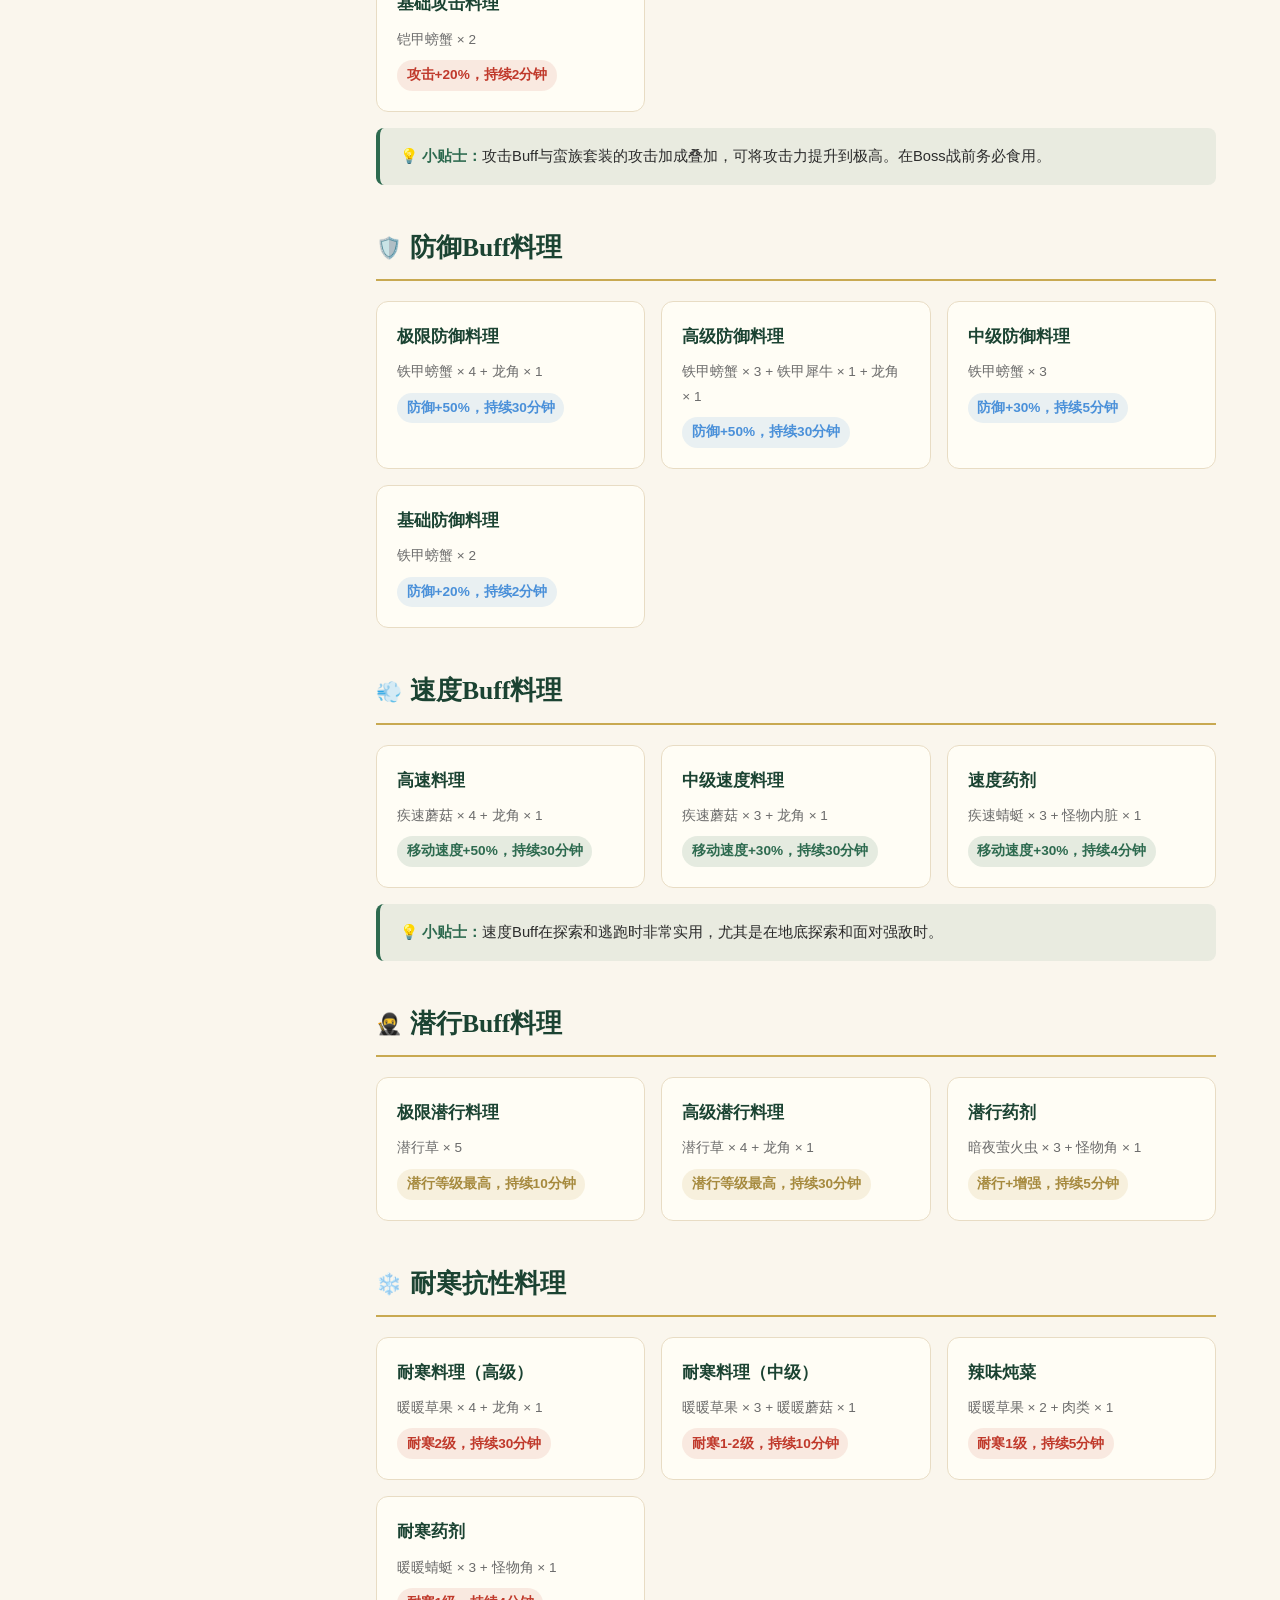
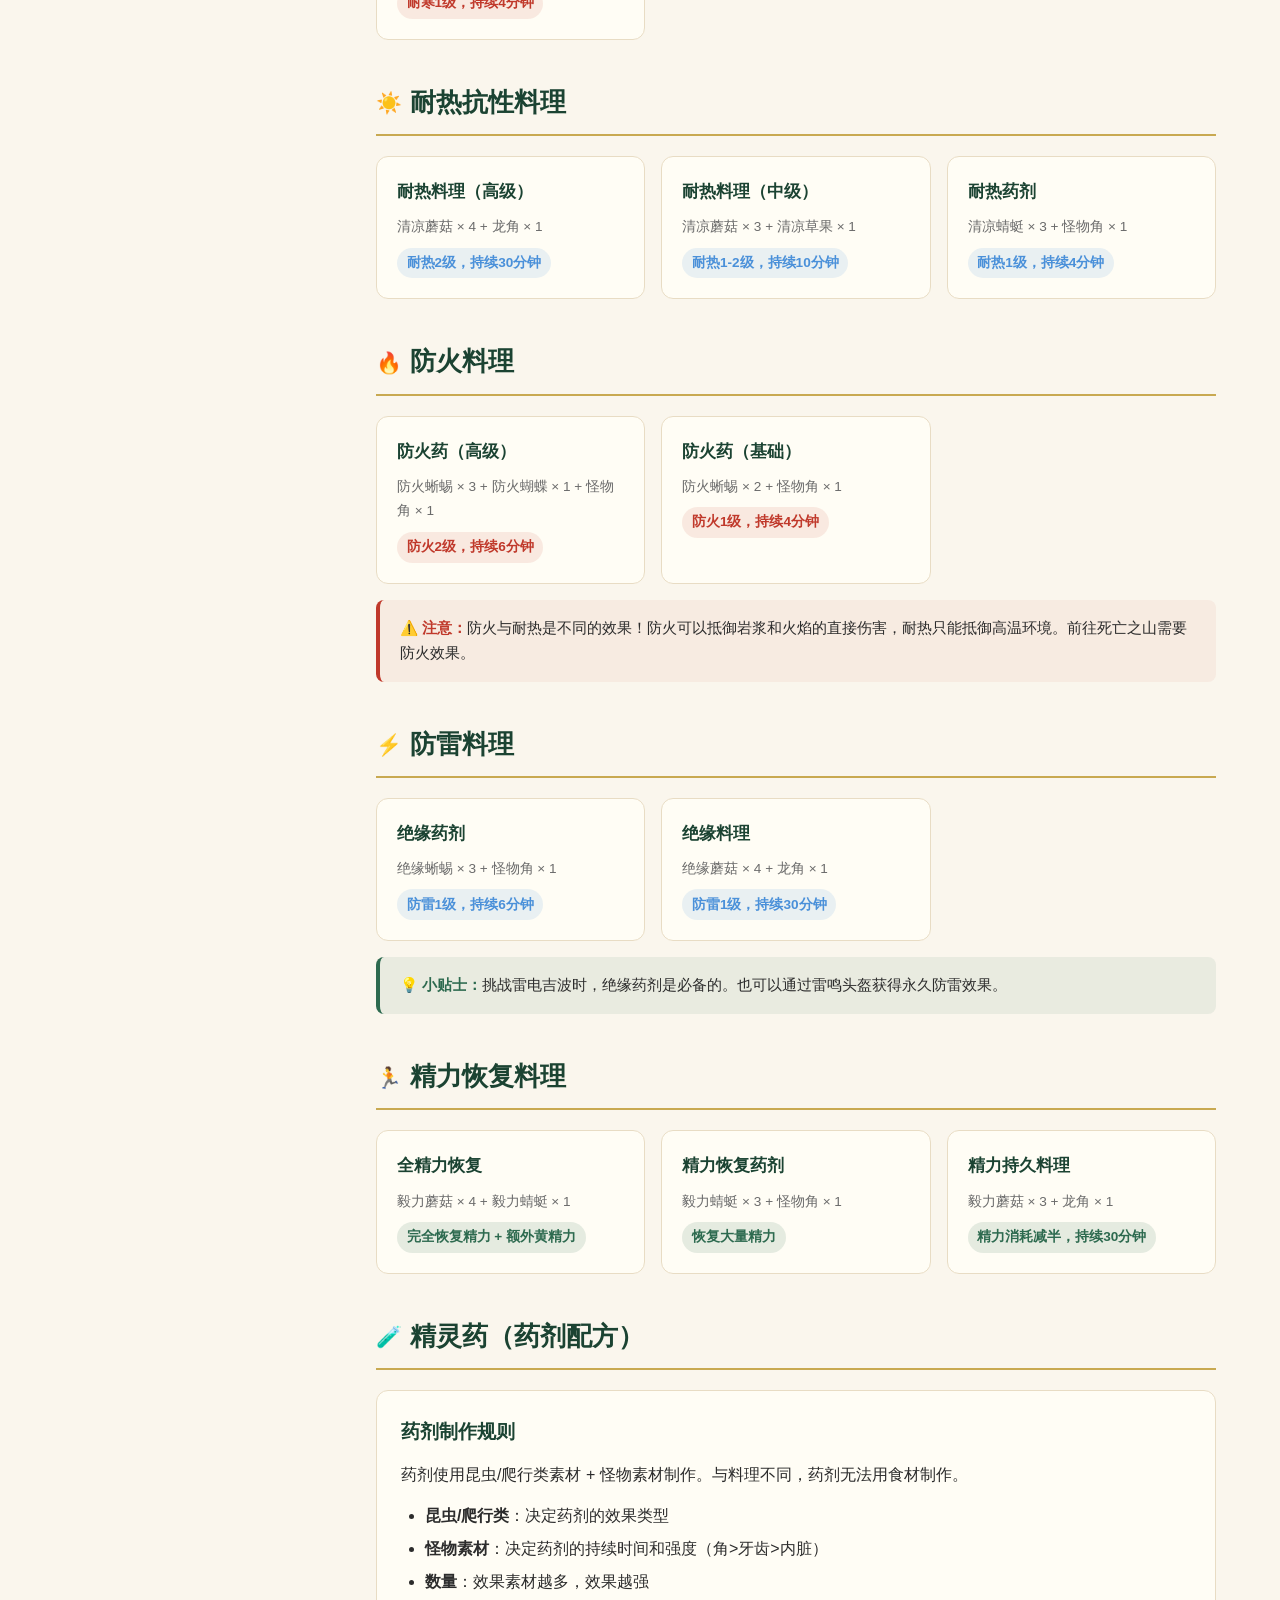
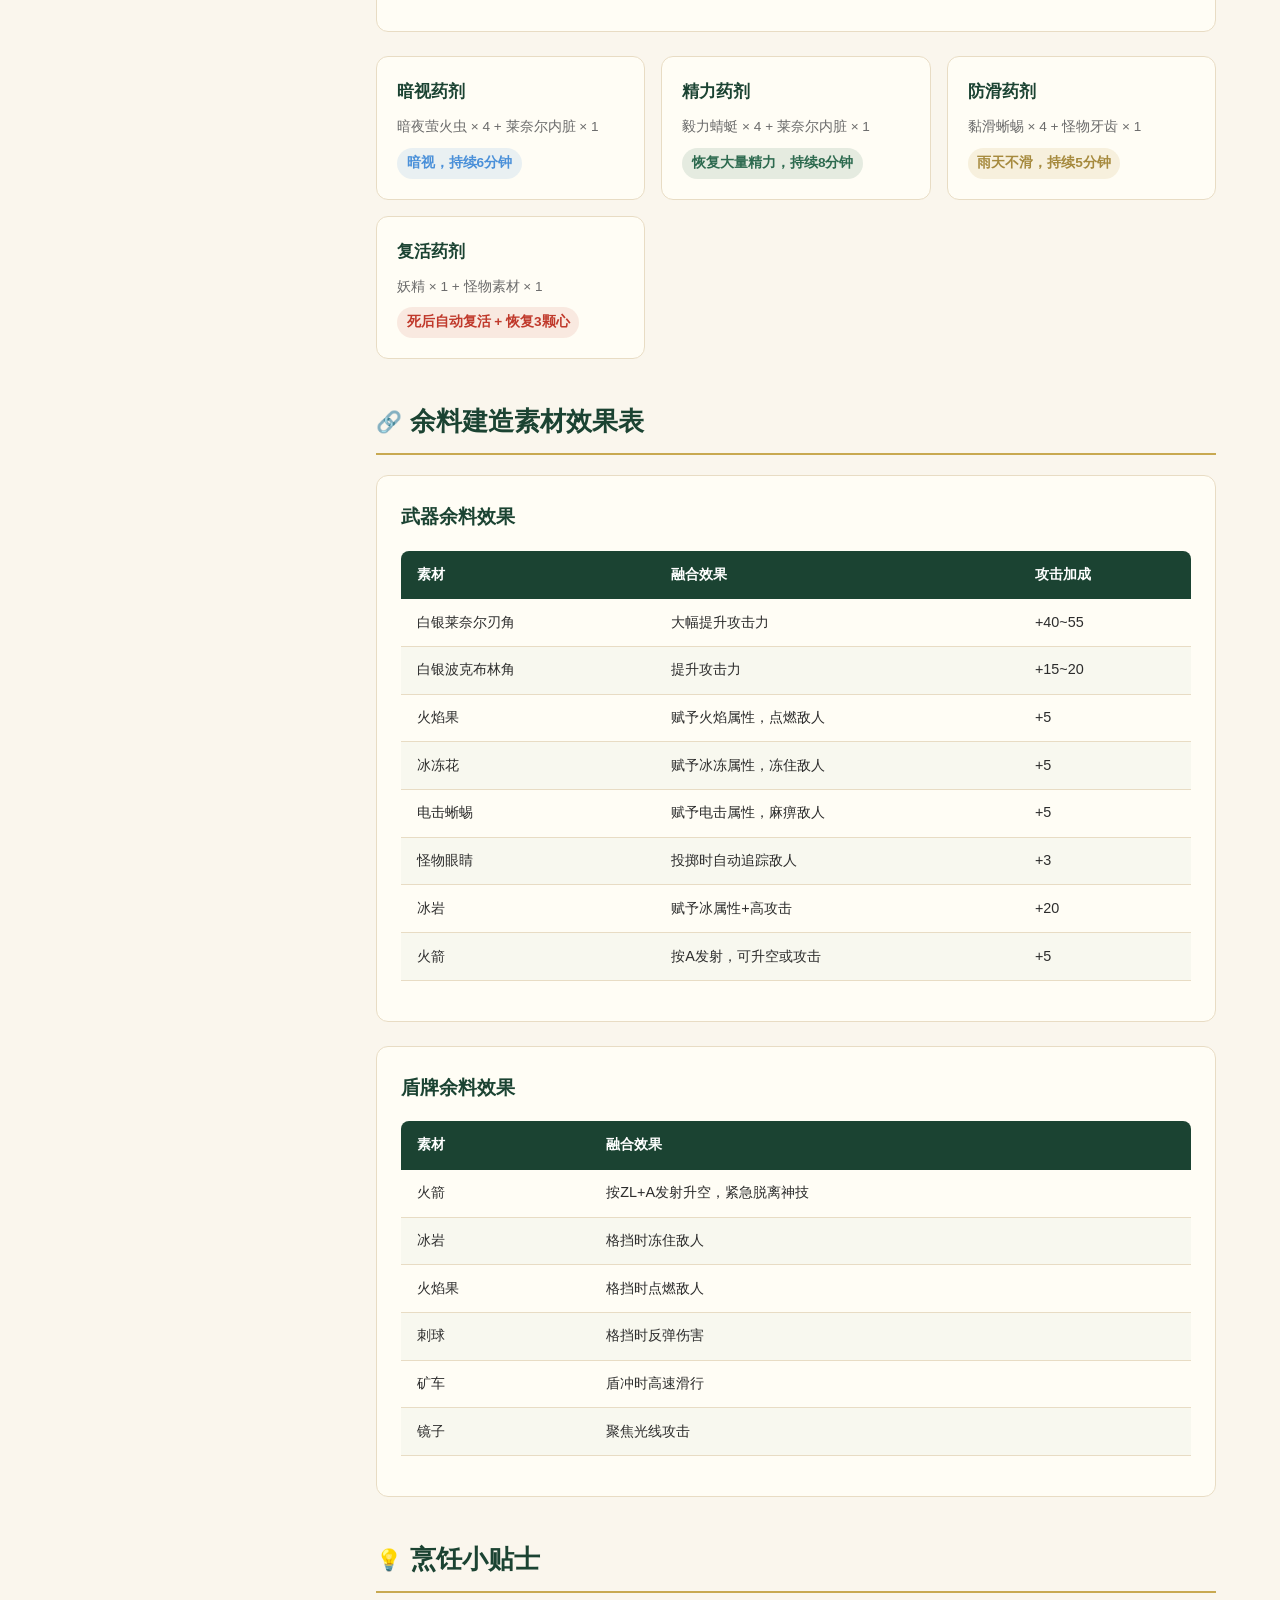
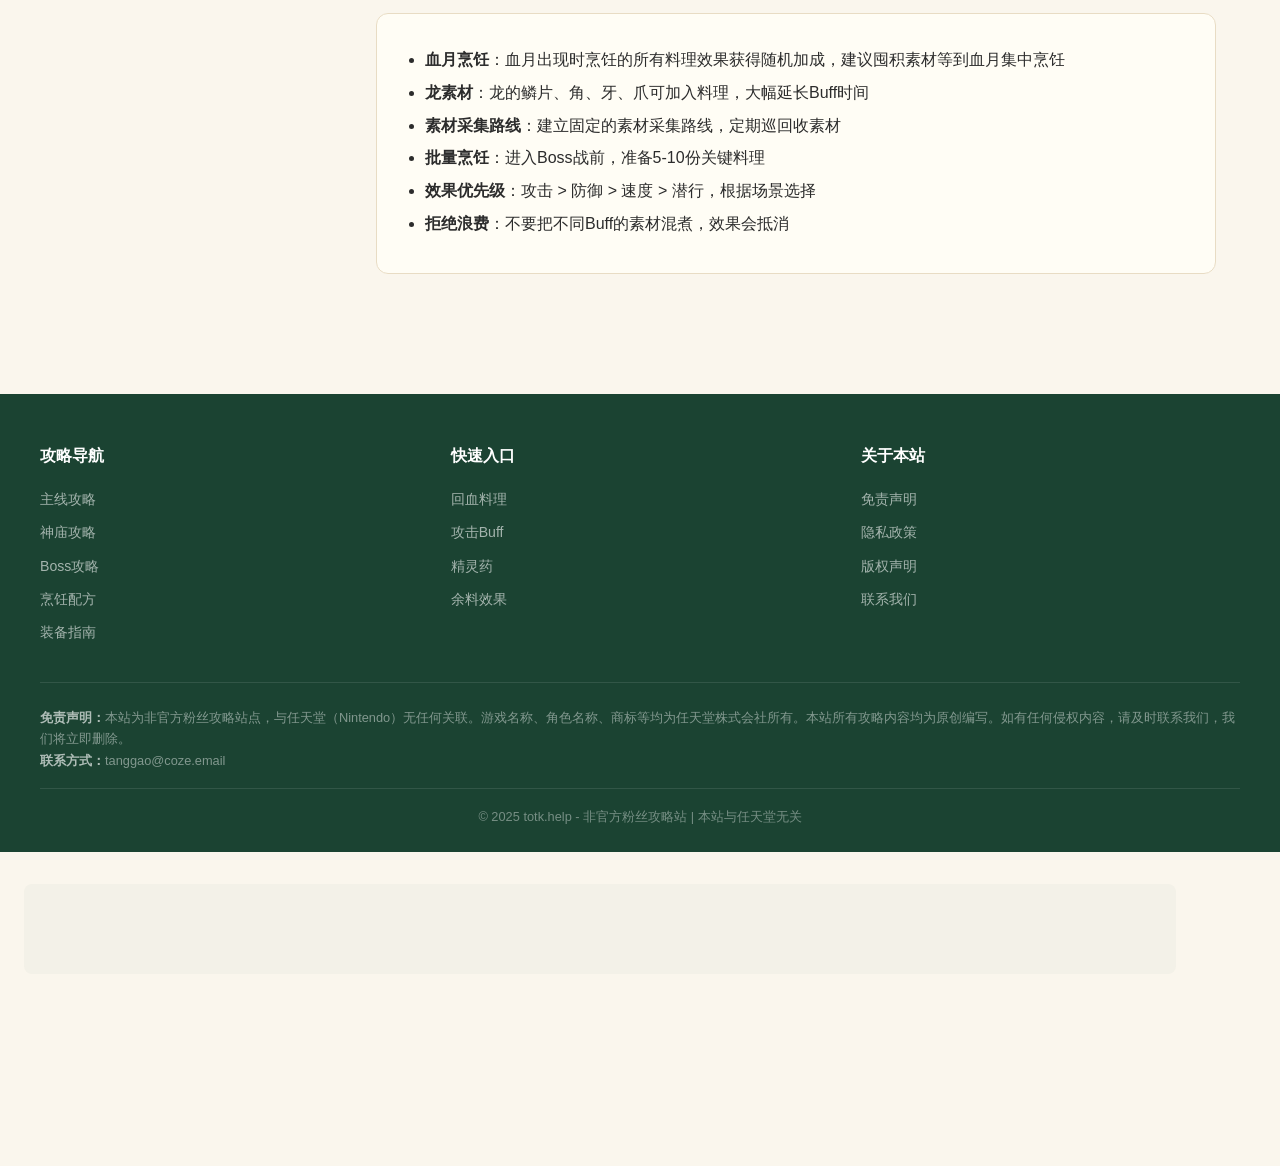
<file: recipes.html>
<!doctype html>
<html lang="zh-CN">
<head>
  <meta charset="UTF-8" />
  <meta name="viewport" content="width=device-width, initial-scale=1.0" />
  <meta name="description" content="王国之泪烹饪配方大全 - 回血、攻防Buff、元素抗性、精灵药，200+配方按效果分类" />
  <title>烹饪配方 | 塞尔达传说：王国之泪 | totk.help</title>
  <link rel="icon" type="image/x-icon" href="images/favicon.ico" />
  <link rel="icon" type="image/webp" sizes="32x32" href="images/favicon-32.webp" />
  <link rel="stylesheet" href="styles/main.css" />
  <link rel="canonical" href="https://totk.help/recipes.html" />
  <meta property="og:url" content="https://totk.help/recipes.html" />
  <meta property="og:type" content="article" />
  <meta property="og:site_name" content="totk.help" />
  <meta property="og:title" content="烹饪配方 | 塞尔达传说：王国之泪 | totk.help" />
  <meta property="og:description" content="王国之泪200+烹饪配方按效果分类 - 回血料理、攻防Buff、精灵药等" />
  <meta property="og:image" content="https://totk.help/images/hero-bg.webp" />
  <meta property="og:locale" content="zh_CN" />
  <meta name="robots" content="index, follow" />
  <meta name="google-adsense-account" content="ca-pub-6560822080596473" />
  <script type="application/ld+json">
  {
    "@context": "https://schema.org",
    "@type": "Article",
    "headline": "王国之泪200+烹饪配方大全",
    "description": "按效果分类的烹饪配方大全",
    "url": "https://totk.help/recipes.html",
    "publisher": { "@type": "Organization", "name": "totk.help" },
    "inLanguage": "zh-CN"
  }
  </script>
  <script async src="https://www.googletagmanager.com/gtag/js?id=G-1VHVSBNQDT"></script>
  <script>
    window.dataLayer = window.dataLayer || [];
    function gtag(){dataLayer.push(arguments);}
    gtag('js', new Date());
    gtag('config', 'G-1VHVSBNQDT');
  </script>
  <script>
  var _hmt = _hmt || [];
  (function() {
    var hm = document.createElement("script");
    hm.src = "https://hm.baidu.com/hm.js?9bdd82045f476f7f02179faa4b54941b";
    var s = document.getElementsByTagName("script")[0];
    s.parentNode.insertBefore(hm, s);
  })();
  </script>
  <meta name="baidu-site-verification" content="codeva-j33oZQ5rY7" />
  <script async src="https://pagead2.googlesyndication.com/pagead/js/adsbygoogle.js?client=ca-pub-6560822080596473" crossorigin="anonymous"></script>
  <meta name="google-site-verification" content="b0snjqkA2EAbML6bNieEF7aib_CDBixavqXwKyI0EsQ" />
</head>
<body>

  <header class="site-header">
    <div class="header-inner">
      <a href="index.html" class="site-logo">
        <span class="logo-icon">T</span>
        <span><span class="logo-text">totk.help</span><span class="logo-sub">王国之泪完全攻略</span></span>
      </a>
      <nav class="main-nav">
        <a href="index.html">首页</a>
        <a href="walkthrough.html">主线攻略</a>
        <a href="shrines.html">神庙攻略</a>
        <a href="bosses.html">Boss攻略</a>
        <a href="recipes.html" class="active">烹饪配方</a>
        <a href="equipment.html">装备指南</a>
        <a href="disclaimer.html">免责声明</a>
        <a href="privacy.html">隐私政策</a>
      </nav>
      <button class="menu-toggle" aria-label="菜单" aria-expanded="false">☰</button>
    </div>
  </header>

  <div class="page-header">
    <div class="breadcrumb"><a href="index.html">首页</a> / 烹饪配方</div>
    <h1>🍳 烹饪配方 - 料理与药剂大全</h1>
  </div>

  <div class="page-container">
    <aside class="page-sidebar">
      <nav class="sidebar-nav">
        <h3>📑 配方分类</h3>
        <ul>
          <li><a href="#basics" class="active">烹饪基础</a></li>
          <li><a href="#healing">回血料理</a></li>
          <li><a href="#attack">攻击Buff</a></li>
          <li><a href="#defense">防御Buff</a></li>
          <li><a href="#speed">速度Buff</a></li>
          <li><a href="#stealth">潜行Buff</a></li>
          <li><a href="#cold-resist">耐寒抗性</a></li>
          <li><a href="#heat-resist">耐热抗性</a></li>
          <li><a href="#fireproof">防火</a></li>
          <li><a href="#shock-resist">防雷</a></li>
          <li><a href="#stamina">精力恢复</a></li>
          <li><a href="#elixirs">精灵药</a></li>
          <li><a href="#fuse-recipes">余料效果</a></li>
        </ul>
      </nav>
    </aside>

    <div class="page-main">

      <!-- Basics -->
      <section class="section" id="basics">
        <h2 class="section-title"><span class="icon">📖</span> 烹饪基础</h2>
        <div class="guide-block">
          <h3>烹饪规则</h3>
          <ul>
            <li><strong>锅</strong>：需要找到料理锅（固定位置，不会被消耗）</li>
            <li><strong>素材数量</strong>：1-5个素材，素材越多效果越强</li>
            <li><strong>同效果叠加</strong>：相同效果的素材叠加会增强效果和持续时间</li>
            <li><strong>混搭禁忌</strong>：不同Buff效果的素材混煮会抵消，变成普通回血料理</li>
            <li><strong>龙素材</strong>：加入龙角可大幅延长Buff持续时间至30分钟</li>
            <li><strong>星星碎片</strong>：加入星星碎片可将Buff持续时间延长至1小时</li>
            <li><strong>血月加成</strong>：在血月期间烹饪，所有料理效果获得随机加成</li>
          </ul>
          <div class="tip-box">血月烹饪是提升料理效果的最佳时机，建议在血月之夜大量烹饪高级料理。</div>
        </div>
      </section>

      <!-- Healing -->
      <section class="section" id="healing">
        <h2 class="section-title"><span class="icon">❤️</span> 回血料理</h2>

        <div class="recipe-grid">
          <div class="recipe-card">
            <h4>满血复活料理</h4>
            <p class="ingredients">生命榴莲 × 5</p>
            <p class="effect tag tag-green">恢复全部心 + 额外20黄心</p>
          </div>
          <div class="recipe-card">
            <h4>大回血料理</h4>
            <p class="ingredients">生命榴莲 × 3 + 生命萝卜 × 2</p>
            <p class="effect tag tag-green">恢复全部心 + 额外17黄心</p>
          </div>
          <div class="recipe-card">
            <h4>中等回血</h4>
            <p class="ingredients">生命萝卜 × 3 + 生命榴莲 × 1</p>
            <p class="effect tag tag-green">恢复全部心 + 额外12黄心</p>
          </div>
          <div class="recipe-card">
            <h4>紧急回血</h4>
            <p class="ingredients">鲜奶 × 1 + 鸟蛋 × 1 + 蔗糖 × 1 + 小麦 × 1 + 黄油 × 1</p>
            <p class="effect tag tag-green">恢复大量心</p>
          </div>
          <div class="recipe-card">
            <h4>快速回血</h4>
            <p class="ingredients">苹果 × 5</p>
            <p class="effect tag tag-green">恢复10颗心</p>
          </div>
          <div class="recipe-card">
            <h4>肉类大餐</h4>
            <p class="ingredients">顶级兽肉 × 2 + 顶级禽肉 × 2 + 龙角 × 1</p>
            <p class="effect tag tag-green">恢复大量心 + 30分钟持续时间</p>
          </div>
        </div>
        <div class="info-box mt-2">生命榴莲在费罗尼地区的树上大量生长，是性价比最高的回血素材，建议大量采集储备。</div>
      </section>

      <!-- Attack -->
      <section class="section" id="attack">
        <h2 class="section-title"><span class="icon">⚔️</span> 攻击Buff料理</h2>

        <div class="recipe-grid">
          <div class="recipe-card">
            <h4>极限攻击料理</h4>
            <p class="ingredients">铠甲螃蟹 × 4 + 龙角 × 1</p>
            <p class="effect tag tag-red">攻击+50%，持续30分钟</p>
          </div>
          <div class="recipe-card">
            <h4>高级攻击料理</h4>
            <p class="ingredients">铠甲螃蟹 × 3 + 铠甲犀牛 × 1 + 龙角 × 1</p>
            <p class="effect tag tag-red">攻击+50%，持续30分钟</p>
          </div>
          <div class="recipe-card">
            <h4>中级攻击料理</h4>
            <p class="ingredients">铠甲螃蟹 × 3 + 铠甲犀牛 × 1</p>
            <p class="effect tag tag-red">攻击+30%，持续5分钟</p>
          </div>
          <div class="recipe-card">
            <h4>基础攻击料理</h4>
            <p class="ingredients">铠甲螃蟹 × 2</p>
            <p class="effect tag tag-red">攻击+20%，持续2分钟</p>
          </div>
        </div>
        <div class="tip-box mt-2">攻击Buff与蛮族套装的攻击加成叠加，可将攻击力提升到极高。在Boss战前务必食用。</div>
      </section>

      <!-- Defense -->
      <section class="section" id="defense">
        <h2 class="section-title"><span class="icon">🛡️</span> 防御Buff料理</h2>

        <div class="recipe-grid">
          <div class="recipe-card">
            <h4>极限防御料理</h4>
            <p class="ingredients">铁甲螃蟹 × 4 + 龙角 × 1</p>
            <p class="effect tag tag-blue">防御+50%，持续30分钟</p>
          </div>
          <div class="recipe-card">
            <h4>高级防御料理</h4>
            <p class="ingredients">铁甲螃蟹 × 3 + 铁甲犀牛 × 1 + 龙角 × 1</p>
            <p class="effect tag tag-blue">防御+50%，持续30分钟</p>
          </div>
          <div class="recipe-card">
            <h4>中级防御料理</h4>
            <p class="ingredients">铁甲螃蟹 × 3</p>
            <p class="effect tag tag-blue">防御+30%，持续5分钟</p>
          </div>
          <div class="recipe-card">
            <h4>基础防御料理</h4>
            <p class="ingredients">铁甲螃蟹 × 2</p>
            <p class="effect tag tag-blue">防御+20%，持续2分钟</p>
          </div>
        </div>
      </section>

      <!-- Speed -->
      <section class="section" id="speed">
        <h2 class="section-title"><span class="icon">💨</span> 速度Buff料理</h2>

        <div class="recipe-grid">
          <div class="recipe-card">
            <h4>高速料理</h4>
            <p class="ingredients">疾速蘑菇 × 4 + 龙角 × 1</p>
            <p class="effect tag tag-green">移动速度+50%，持续30分钟</p>
          </div>
          <div class="recipe-card">
            <h4>中级速度料理</h4>
            <p class="ingredients">疾速蘑菇 × 3 + 龙角 × 1</p>
            <p class="effect tag tag-green">移动速度+30%，持续30分钟</p>
          </div>
          <div class="recipe-card">
            <h4>速度药剂</h4>
            <p class="ingredients">疾速蜻蜓 × 3 + 怪物内脏 × 1</p>
            <p class="effect tag tag-green">移动速度+30%，持续4分钟</p>
          </div>
        </div>
        <div class="tip-box mt-2">速度Buff在探索和逃跑时非常实用，尤其是在地底探索和面对强敌时。</div>
      </section>

      <!-- Stealth -->
      <section class="section" id="stealth">
        <h2 class="section-title"><span class="icon">🥷</span> 潜行Buff料理</h2>

        <div class="recipe-grid">
          <div class="recipe-card">
            <h4>极限潜行料理</h4>
            <p class="ingredients">潜行草 × 5</p>
            <p class="effect tag tag-gold">潜行等级最高，持续10分钟</p>
          </div>
          <div class="recipe-card">
            <h4>高级潜行料理</h4>
            <p class="ingredients">潜行草 × 4 + 龙角 × 1</p>
            <p class="effect tag tag-gold">潜行等级最高，持续30分钟</p>
          </div>
          <div class="recipe-card">
            <h4>潜行药剂</h4>
            <p class="ingredients">暗夜萤火虫 × 3 + 怪物角 × 1</p>
            <p class="effect tag tag-gold">潜行+增强，持续5分钟</p>
          </div>
        </div>
      </section>

      <!-- Cold Resist -->
      <section class="section" id="cold-resist">
        <h2 class="section-title"><span class="icon">❄️</span> 耐寒抗性料理</h2>

        <div class="recipe-grid">
          <div class="recipe-card">
            <h4>耐寒料理（高级）</h4>
            <p class="ingredients">暖暖草果 × 4 + 龙角 × 1</p>
            <p class="effect tag tag-red">耐寒2级，持续30分钟</p>
          </div>
          <div class="recipe-card">
            <h4>耐寒料理（中级）</h4>
            <p class="ingredients">暖暖草果 × 3 + 暖暖蘑菇 × 1</p>
            <p class="effect tag tag-red">耐寒1-2级，持续10分钟</p>
          </div>
          <div class="recipe-card">
            <h4>辣味炖菜</h4>
            <p class="ingredients">暖暖草果 × 2 + 肉类 × 1</p>
            <p class="effect tag tag-red">耐寒1级，持续5分钟</p>
          </div>
          <div class="recipe-card">
            <h4>耐寒药剂</h4>
            <p class="ingredients">暖暖蜻蜓 × 3 + 怪物角 × 1</p>
            <p class="effect tag tag-red">耐寒1级，持续4分钟</p>
          </div>
        </div>
      </section>

      <!-- Heat Resist -->
      <section class="section" id="heat-resist">
        <h2 class="section-title"><span class="icon">☀️</span> 耐热抗性料理</h2>

        <div class="recipe-grid">
          <div class="recipe-card">
            <h4>耐热料理（高级）</h4>
            <p class="ingredients">清凉蘑菇 × 4 + 龙角 × 1</p>
            <p class="effect tag tag-blue">耐热2级，持续30分钟</p>
          </div>
          <div class="recipe-card">
            <h4>耐热料理（中级）</h4>
            <p class="ingredients">清凉蘑菇 × 3 + 清凉草果 × 1</p>
            <p class="effect tag tag-blue">耐热1-2级，持续10分钟</p>
          </div>
          <div class="recipe-card">
            <h4>耐热药剂</h4>
            <p class="ingredients">清凉蜻蜓 × 3 + 怪物角 × 1</p>
            <p class="effect tag tag-blue">耐热1级，持续4分钟</p>
          </div>
        </div>
      </section>

      <!-- Fireproof -->
      <section class="section" id="fireproof">
        <h2 class="section-title"><span class="icon">🔥</span> 防火料理</h2>

        <div class="recipe-grid">
          <div class="recipe-card">
            <h4>防火药（高级）</h4>
            <p class="ingredients">防火蜥蜴 × 3 + 防火蝴蝶 × 1 + 怪物角 × 1</p>
            <p class="effect tag tag-red">防火2级，持续6分钟</p>
          </div>
          <div class="recipe-card">
            <h4>防火药（基础）</h4>
            <p class="ingredients">防火蜥蜴 × 2 + 怪物角 × 1</p>
            <p class="effect tag tag-red">防火1级，持续4分钟</p>
          </div>
        </div>
        <div class="warning-box mt-2">防火与耐热是不同的效果！防火可以抵御岩浆和火焰的直接伤害，耐热只能抵御高温环境。前往死亡之山需要防火效果。</div>
      </section>

      <!-- Shock Resist -->
      <section class="section" id="shock-resist">
        <h2 class="section-title"><span class="icon">⚡</span> 防雷料理</h2>

        <div class="recipe-grid">
          <div class="recipe-card">
            <h4>绝缘药剂</h4>
            <p class="ingredients">绝缘蜥蜴 × 3 + 怪物角 × 1</p>
            <p class="effect tag tag-blue">防雷1级，持续6分钟</p>
          </div>
          <div class="recipe-card">
            <h4>绝缘料理</h4>
            <p class="ingredients">绝缘蘑菇 × 4 + 龙角 × 1</p>
            <p class="effect tag tag-blue">防雷1级，持续30分钟</p>
          </div>
        </div>
        <div class="tip-box mt-2">挑战雷电吉波时，绝缘药剂是必备的。也可以通过雷鸣头盔获得永久防雷效果。</div>
      </section>

      <!-- Stamina -->
      <section class="section" id="stamina">
        <h2 class="section-title"><span class="icon">🏃</span> 精力恢复料理</h2>

        <div class="recipe-grid">
          <div class="recipe-card">
            <h4>全精力恢复</h4>
            <p class="ingredients">毅力蘑菇 × 4 + 毅力蜻蜓 × 1</p>
            <p class="effect tag tag-green">完全恢复精力 + 额外黄精力</p>
          </div>
          <div class="recipe-card">
            <h4>精力恢复药剂</h4>
            <p class="ingredients">毅力蜻蜓 × 3 + 怪物角 × 1</p>
            <p class="effect tag tag-green">恢复大量精力</p>
          </div>
          <div class="recipe-card">
            <h4>精力持久料理</h4>
            <p class="ingredients">毅力蘑菇 × 3 + 龙角 × 1</p>
            <p class="effect tag tag-green">精力消耗减半，持续30分钟</p>
          </div>
        </div>
      </section>

      <!-- Elixirs -->
      <section class="section" id="elixirs">
        <h2 class="section-title"><span class="icon">🧪</span> 精灵药（药剂配方）</h2>

        <div class="guide-block">
          <h3>药剂制作规则</h3>
          <p>药剂使用昆虫/爬行类素材 + 怪物素材制作。与料理不同，药剂无法用食材制作。</p>
          <ul>
            <li><strong>昆虫/爬行类</strong>：决定药剂的效果类型</li>
            <li><strong>怪物素材</strong>：决定药剂的持续时间和强度（角>牙齿>内脏）</li>
            <li><strong>数量</strong>：效果素材越多，效果越强</li>
          </ul>
        </div>

        <div class="recipe-grid">
          <div class="recipe-card">
            <h4>暗视药剂</h4>
            <p class="ingredients">暗夜萤火虫 × 4 + 莱奈尔内脏 × 1</p>
            <p class="effect tag tag-blue">暗视，持续6分钟</p>
          </div>
          <div class="recipe-card">
            <h4>精力药剂</h4>
            <p class="ingredients">毅力蜻蜓 × 4 + 莱奈尔内脏 × 1</p>
            <p class="effect tag tag-green">恢复大量精力，持续8分钟</p>
          </div>
          <div class="recipe-card">
            <h4>防滑药剂</h4>
            <p class="ingredients">黏滑蜥蜴 × 4 + 怪物牙齿 × 1</p>
            <p class="effect tag tag-gold">雨天不滑，持续5分钟</p>
          </div>
          <div class="recipe-card">
            <h4>复活药剂</h4>
            <p class="ingredients">妖精 × 1 + 怪物素材 × 1</p>
            <p class="effect tag tag-red">死后自动复活 + 恢复3颗心</p>
          </div>
        </div>
      </section>

      <!-- Fuse Effects -->
      <section class="section" id="fuse-recipes">
        <h2 class="section-title"><span class="icon">🔗</span> 余料建造素材效果表</h2>

        <div class="guide-block">
          <h3>武器余料效果</h3>
          <table class="data-table">
            <thead>
              <tr><th>素材</th><th>融合效果</th><th>攻击加成</th></tr>
            </thead>
            <tbody>
              <tr><td>白银莱奈尔刃角</td><td>大幅提升攻击力</td><td>+40~55</td></tr>
              <tr><td>白银波克布林角</td><td>提升攻击力</td><td>+15~20</td></tr>
              <tr><td>火焰果</td><td>赋予火焰属性，点燃敌人</td><td>+5</td></tr>
              <tr><td>冰冻花</td><td>赋予冰冻属性，冻住敌人</td><td>+5</td></tr>
              <tr><td>电击蜥蜴</td><td>赋予电击属性，麻痹敌人</td><td>+5</td></tr>
              <tr><td>怪物眼睛</td><td>投掷时自动追踪敌人</td><td>+3</td></tr>
              <tr><td>冰岩</td><td>赋予冰属性+高攻击</td><td>+20</td></tr>
              <tr><td>火箭</td><td>按A发射，可升空或攻击</td><td>+5</td></tr>
            </tbody>
          </table>
        </div>

        <div class="guide-block">
          <h3>盾牌余料效果</h3>
          <table class="data-table">
            <thead>
              <tr><th>素材</th><th>融合效果</th></tr>
            </thead>
            <tbody>
              <tr><td>火箭</td><td>按ZL+A发射升空，紧急脱离神技</td></tr>
              <tr><td>冰岩</td><td>格挡时冻住敌人</td></tr>
              <tr><td>火焰果</td><td>格挡时点燃敌人</td></tr>
              <tr><td>刺球</td><td>格挡时反弹伤害</td></tr>
              <tr><td>矿车</td><td>盾冲时高速滑行</td></tr>
              <tr><td>镜子</td><td>聚焦光线攻击</td></tr>
            </tbody>
          </table>
        </div>
      </section>

      <!-- Cooking Tips -->
      <section class="section">
        <h2 class="section-title"><span class="icon">💡</span> 烹饪小贴士</h2>
        <div class="guide-block">
          <ul>
            <li><strong>血月烹饪</strong>：血月出现时烹饪的所有料理效果获得随机加成，建议囤积素材等到血月集中烹饪</li>
            <li><strong>龙素材</strong>：龙的鳞片、角、牙、爪可加入料理，大幅延长Buff时间</li>
            <li><strong>素材采集路线</strong>：建立固定的素材采集路线，定期巡回收素材</li>
            <li><strong>批量烹饪</strong>：进入Boss战前，准备5-10份关键料理</li>
            <li><strong>效果优先级</strong>：攻击 > 防御 > 速度 > 潜行，根据场景选择</li>
            <li><strong>拒绝浪费</strong>：不要把不同Buff的素材混煮，效果会抵消</li>
          </ul>
        </div>
      </section>

    </div>
  </div>

  <footer class="site-footer">
    <div class="footer-inner">
      <div class="footer-col">
        <h4>攻略导航</h4>
        <a href="walkthrough.html">主线攻略</a>
        <a href="shrines.html">神庙攻略</a>
        <a href="bosses.html">Boss攻略</a>
        <a href="recipes.html">烹饪配方</a>
        <a href="equipment.html">装备指南</a>
      </div>
      <div class="footer-col">
        <h4>快速入口</h4>
        <a href="#healing">回血料理</a>
        <a href="#attack">攻击Buff</a>
        <a href="#elixirs">精灵药</a>
        <a href="#fuse-recipes">余料效果</a>
      </div>
      <div class="footer-col">
        <h4>关于本站</h4>
        <a href="disclaimer.html">免责声明</a>
        <a href="privacy.html">隐私政策</a>
        <a href="disclaimer.html#copyright">版权声明</a>
        <a href="disclaimer.html#contact">联系我们</a>
      </div>
    </div>
    <div class="footer-disclaimer">
      <strong>免责声明：</strong>本站为非官方粉丝攻略站点，与任天堂（Nintendo）无任何关联。游戏名称、角色名称、商标等均为任天堂株式会社所有。本站所有攻略内容均为原创编写。如有任何侵权内容，请及时联系我们，我们将立即删除。<br>
      <strong>联系方式：</strong>tanggao@coze.email
    </div>
    <div class="footer-bottom">
      &copy; 2025 totk.help - 非官方粉丝攻略站 | 本站与任天堂无关
    </div>
  </footer>

    <button class="back-to-top" aria-label="回到顶部">↑</button>

  <!-- Ad: In-content -->
  <div class="ad-container ad-incontent" aria-label="广告">
    <ins class="adsbygoogle"
         style="display:block"
         data-ad-client="ca-pub-6560822080596473"
         data-ad-slot="XXXXXXXXXX"
         data-ad-format="auto"
         data-full-width-responsive="true"></ins>
    <script>(adsbygoogle = window.adsbygoogle || []).push({});</script>
  </div>

  <!-- Google AdSense -->


  <script src="js/main.js"></script>
</body>
</html>
</file>
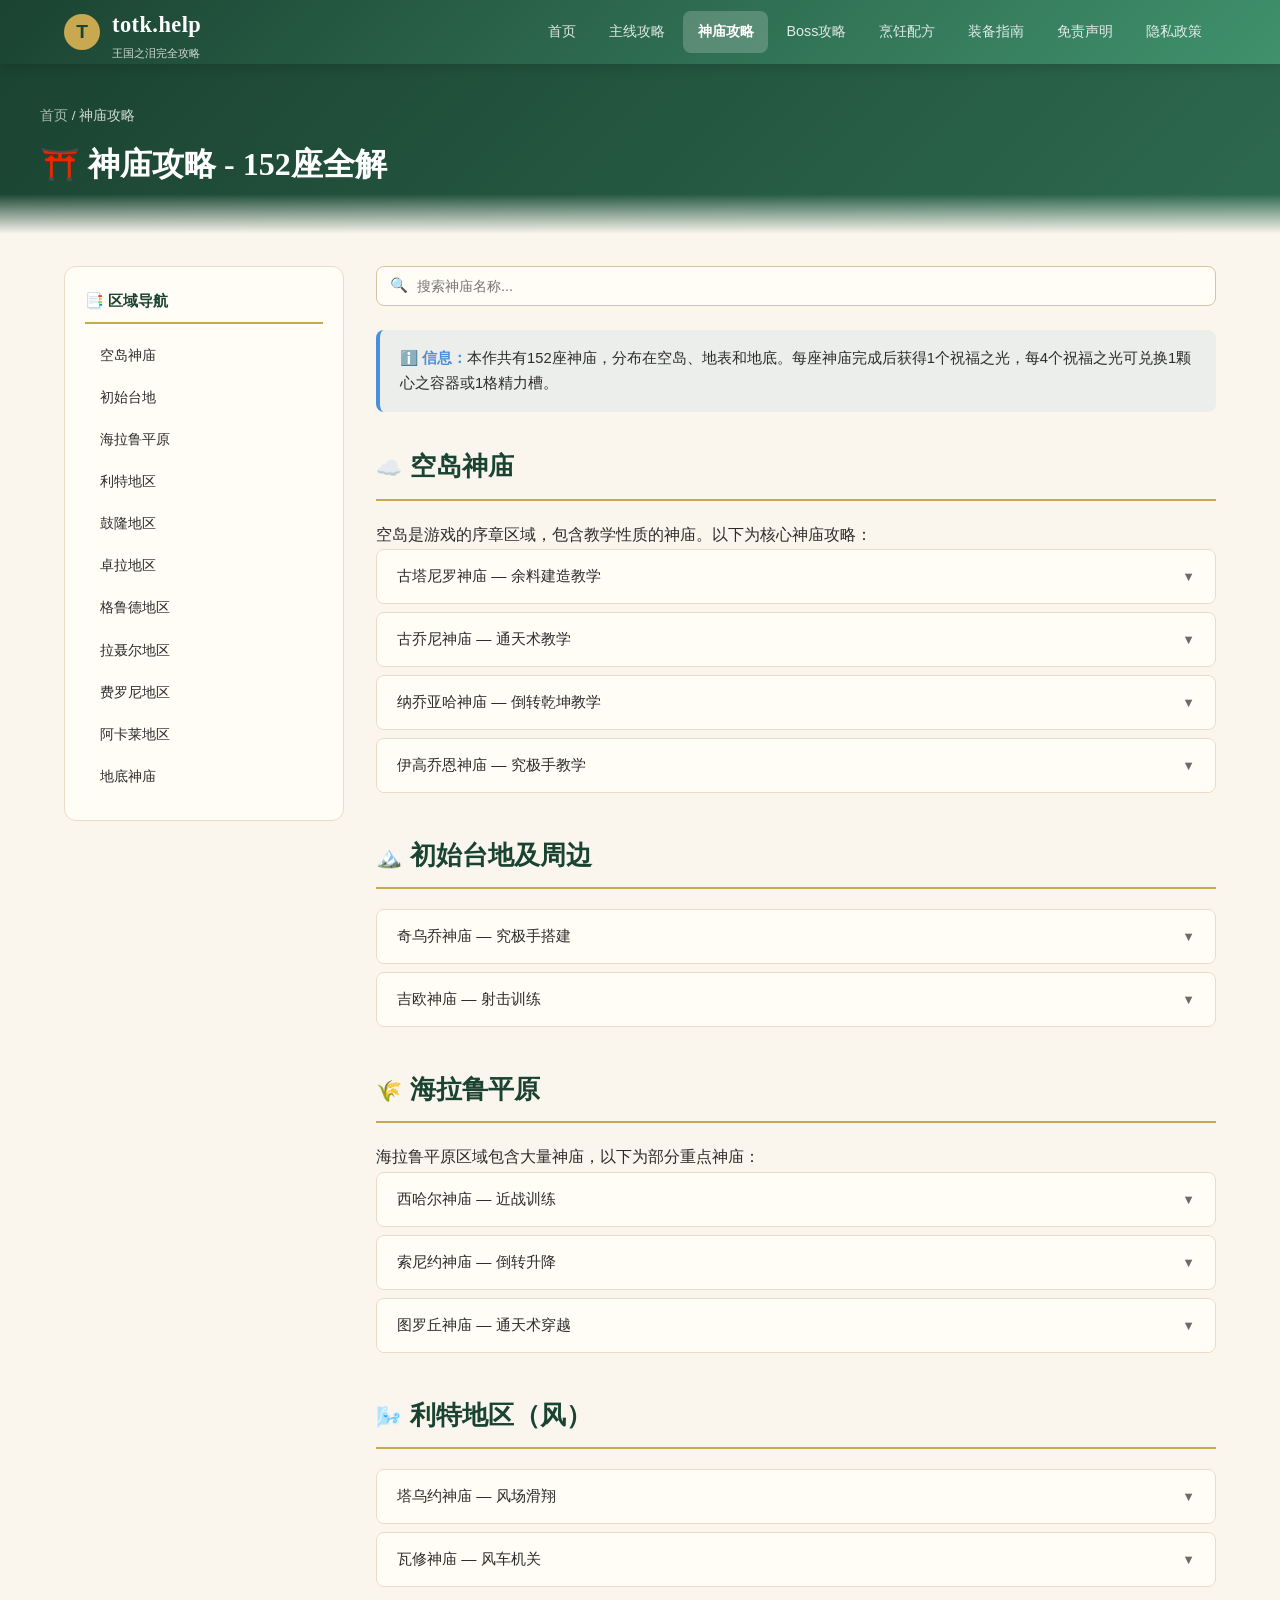
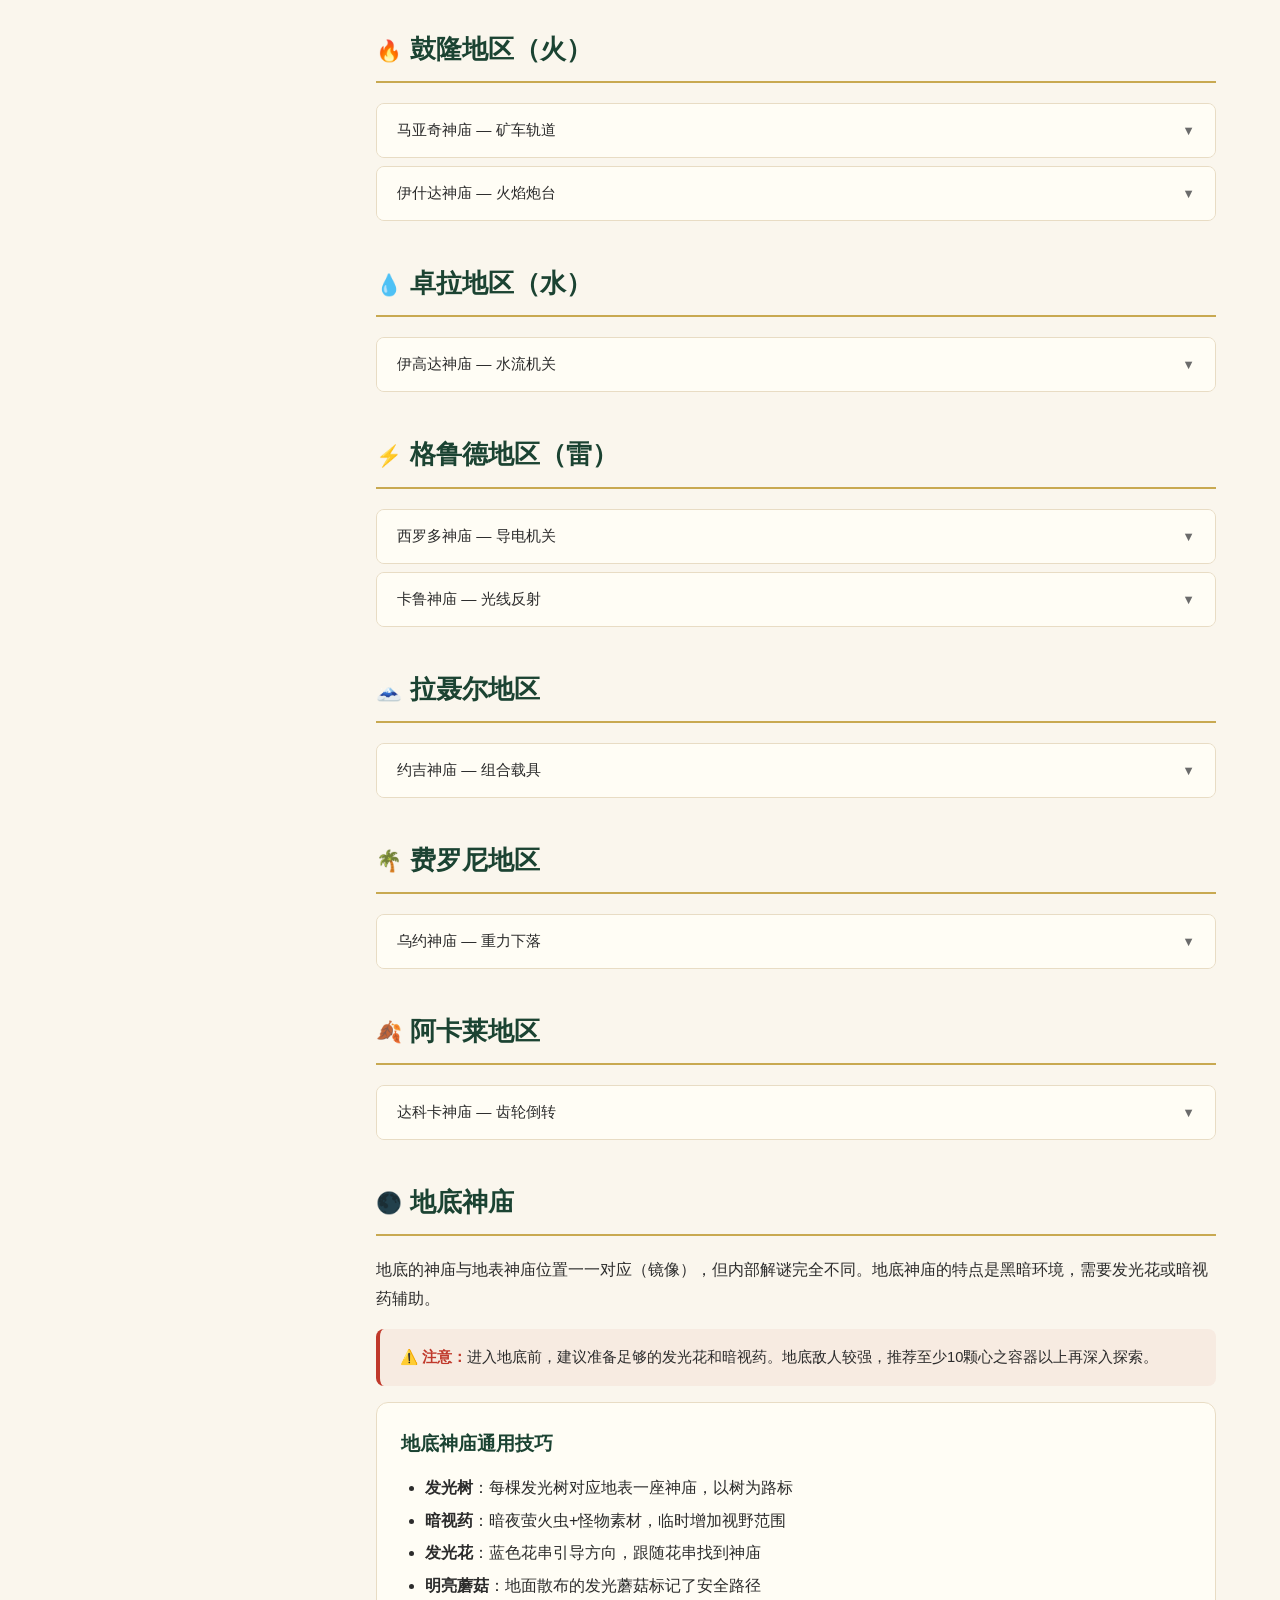
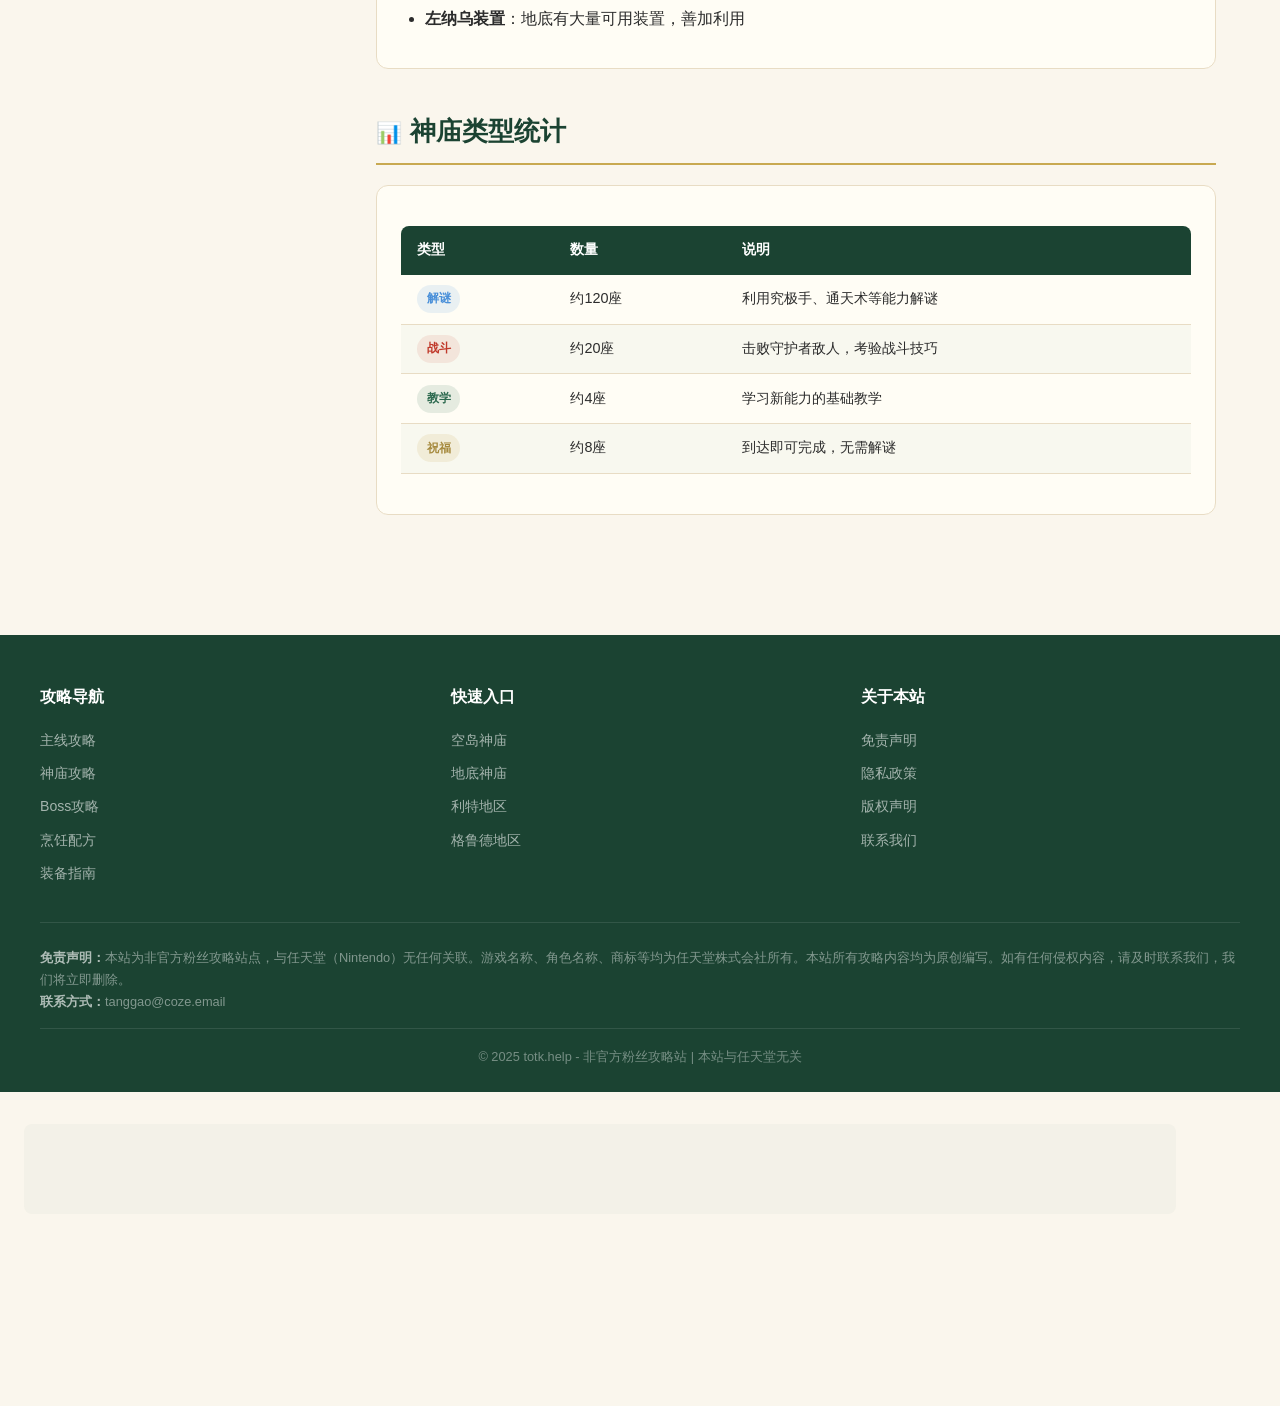
<file: shrines.html>
<!doctype html>
<html lang="zh-CN">
<head>
  <meta charset="UTF-8" />
  <meta name="viewport" content="width=device-width, initial-scale=1.0" />
  <meta name="description" content="王国之泪152座神庙全攻略 - 按区域分类，详细解谜步骤与宝箱位置" />
  <title>神庙攻略 | 塞尔达传说：王国之泪 | totk.help</title>
  <link rel="icon" type="image/x-icon" href="images/favicon.ico" />
  <link rel="icon" type="image/webp" sizes="32x32" href="images/favicon-32.webp" />
  <link rel="stylesheet" href="styles/main.css" />
  <link rel="canonical" href="https://totk.help/shrines.html" />
  <meta property="og:url" content="https://totk.help/shrines.html" />
  <meta property="og:type" content="article" />
  <meta property="og:site_name" content="totk.help" />
  <meta property="og:title" content="神庙攻略 | 塞尔达传说：王国之泪 | totk.help" />
  <meta property="og:description" content="王国之泪152座神庙按区域分类攻略，详细解谜步骤与宝箱获取" />
  <meta property="og:image" content="https://totk.help/images/hero-bg.webp" />
  <meta property="og:locale" content="zh_CN" />
  <meta name="robots" content="index, follow" />
  <meta name="google-adsense-account" content="ca-pub-6560822080596473" />
  <script type="application/ld+json">
  {
    "@context": "https://schema.org",
    "@type": "Article",
    "headline": "王国之泪152座神庙攻略",
    "description": "按区域分类的神庙解谜攻略，包含详细步骤",
    "url": "https://totk.help/shrines.html",
    "publisher": { "@type": "Organization", "name": "totk.help" },
    "inLanguage": "zh-CN"
  }
  </script>
  <script async src="https://www.googletagmanager.com/gtag/js?id=G-1VHVSBNQDT"></script>
  <script>
    window.dataLayer = window.dataLayer || [];
    function gtag(){dataLayer.push(arguments);}
    gtag('js', new Date());
    gtag('config', 'G-1VHVSBNQDT');
  </script>
  <script>
  var _hmt = _hmt || [];
  (function() {
    var hm = document.createElement("script");
    hm.src = "https://hm.baidu.com/hm.js?9bdd82045f476f7f02179faa4b54941b";
    var s = document.getElementsByTagName("script")[0];
    s.parentNode.insertBefore(hm, s);
  })();
  </script>
  <meta name="baidu-site-verification" content="codeva-j33oZQ5rY7" />
  <script async src="https://pagead2.googlesyndication.com/pagead/js/adsbygoogle.js?client=ca-pub-6560822080596473" crossorigin="anonymous"></script>
  <meta name="google-site-verification" content="b0snjqkA2EAbML6bNieEF7aib_CDBixavqXwKyI0EsQ" />
</head>
<body>

  <header class="site-header">
    <div class="header-inner">
      <a href="index.html" class="site-logo">
        <span class="logo-icon">T</span>
        <span><span class="logo-text">totk.help</span><span class="logo-sub">王国之泪完全攻略</span></span>
      </a>
      <nav class="main-nav">
        <a href="index.html">首页</a>
        <a href="walkthrough.html">主线攻略</a>
        <a href="shrines.html" class="active">神庙攻略</a>
        <a href="bosses.html">Boss攻略</a>
        <a href="recipes.html">烹饪配方</a>
        <a href="equipment.html">装备指南</a>
        <a href="disclaimer.html">免责声明</a>
        <a href="privacy.html">隐私政策</a>
      </nav>
      <button class="menu-toggle" aria-label="菜单" aria-expanded="false">☰</button>
    </div>
  </header>

  <div class="page-header">
    <div class="breadcrumb"><a href="index.html">首页</a> / 神庙攻略</div>
    <h1>⛩️ 神庙攻略 - 152座全解</h1>
  </div>

  <div class="page-container">
    <aside class="page-sidebar">
      <nav class="sidebar-nav">
        <h3>📑 区域导航</h3>
        <ul>
          <li><a href="#sky-islands" class="active">空岛神庙</a></li>
          <li><a href="#great-plateau">初始台地</a></li>
          <li><a href="#hyrule-field">海拉鲁平原</a></li>
          <li><a href="#rito">利特地区</a></li>
          <li><a href="#goron">鼓隆地区</a></li>
          <li><a href="#zora">卓拉地区</a></li>
          <li><a href="#gerudo">格鲁德地区</a></li>
          <li><a href="#lanayru">拉聂尔地区</a></li>
          <li><a href="#faron">费罗尼地区</a></li>
          <li><a href="#akkala">阿卡莱地区</a></li>
          <li><a href="#depths">地底神庙</a></li>
        </ul>
      </nav>
    </aside>

    <div class="page-main">

      <!-- Search -->
      <div class="search-box">
        <span class="search-icon">🔍</span>
        <input type="text" placeholder="搜索神庙名称..." data-search-target="shrine-list" />
      </div>

      <div class="info-box" style="margin-bottom:2rem;">本作共有152座神庙，分布在空岛、地表和地底。每座神庙完成后获得1个祝福之光，每4个祝福之光可兑换1颗心之容器或1格精力槽。</div>

      <!-- Sky Islands -->
      <section class="section" id="sky-islands">
        <h2 class="section-title"><span class="icon">☁️</span> 空岛神庙</h2>
        <p>空岛是游戏的序章区域，包含教学性质的神庙。以下为核心神庙攻略：</p>

        <div id="shrine-list">
          <div class="accordion-item" data-searchable="古塔尼罗 余料建造 教学">
            <button class="accordion-header">
              <span>古塔尼罗神庙 — 余料建造教学</span>
              <span class="arrow">▼</span>
            </button>
            <div class="accordion-body">
              <div class="accordion-body-inner">
                <p><strong>类型</strong>：<span class="tag tag-green">教学</span> <strong>难度</strong>：<span class="difficulty">★</span></p>
                <ol>
                  <li>将石块融合到树枝上，获得强化武器</li>
                  <li>用强化武器击碎石墙</li>
                  <li>将火箭融合到盾牌上，按ZL+A发射升空</li>
                  <li>滑翔到出口，完成神庙</li>
                </ol>
                <div class="tip-box">余料建造是本作核心能力，务必掌握各种素材的融合效果。</div>
              </div>
            </div>
          </div>

          <div class="accordion-item" data-searchable="古乔尼 通天术 穿越">
            <button class="accordion-header">
              <span>古乔尼神庙 — 通天术教学</span>
              <span class="arrow">▼</span>
            </button>
            <div class="accordion-body">
              <div class="accordion-body-inner">
                <p><strong>类型</strong>：<span class="tag tag-green">教学</span> <strong>难度</strong>：<span class="difficulty">★</span></p>
                <ol>
                  <li>站在木质平台下方，使用通天术穿越到上层</li>
                  <li>连续穿越多层平台到达顶层</li>
                  <li>获取宝箱后前往出口</li>
                </ol>
              </div>
            </div>
          </div>

          <div class="accordion-item" data-searchable="纳乔亚哈 倒转乾坤 时间">
            <button class="accordion-header">
              <span>纳乔亚哈神庙 — 倒转乾坤教学</span>
              <span class="arrow">▼</span>
            </button>
            <div class="accordion-body">
              <div class="accordion-body-inner">
                <p><strong>类型</strong>：<span class="tag tag-green">教学</span> <strong>难度</strong>：<span class="difficulty">★</span></p>
                <ol>
                  <li>观察滚动的石球，使用倒转乾坤使其倒退</li>
                  <li>利用移动平台的倒转运动到达高处</li>
                  <li>让滚石倒退创造安全通道</li>
                </ol>
              </div>
            </div>
          </div>

          <div class="accordion-item" data-searchable="伊高乔恩 究极手 教学">
            <button class="accordion-header">
              <span>伊高乔恩神庙 — 究极手教学</span>
              <span class="arrow">▼</span>
            </button>
            <div class="accordion-body">
              <div class="accordion-body-inner">
                <p><strong>类型</strong>：<span class="tag tag-green">教学</span> <strong>难度</strong>：<span class="difficulty">★</span></p>
                <ol>
                  <li>用究极手抓取木板，搭建跨越断崖的桥梁</li>
                  <li>将物体组合在一起创建更大的结构</li>
                  <li>利用组合物体到达对岸</li>
                </ol>
              </div>
            </div>
          </div>
        </div>
      </section>

      <!-- Great Plateau -->
      <section class="section" id="great-plateau">
        <h2 class="section-title"><span class="icon">🏔️</span> 初始台地及周边</h2>

        <div class="accordion-item" data-searchable="奇乌乔 究极手 搭桥">
          <button class="accordion-header">
            <span>奇乌乔神庙 — 究极手搭建</span>
            <span class="arrow">▼</span>
          </button>
          <div class="accordion-body">
            <div class="accordion-body-inner">
              <p><strong>类型</strong>：<span class="tag tag-blue">解谜</span> <strong>难度</strong>：<span class="difficulty">★★</span></p>
              <ol>
                <li>用究极手将铁板搭在水面上形成桥梁</li>
                <li>将多个铁板组合在一起跨越更宽的水域</li>
                <li>利用铁球滚动机关开启大门</li>
              </ol>
            </div>
          </div>
        </div>

        <div class="accordion-item" data-searchable="吉欧 射击 靶子">
          <button class="accordion-header">
            <span>吉欧神庙 — 射击训练</span>
            <span class="arrow">▼</span>
          </button>
          <div class="accordion-body">
            <div class="accordion-body-inner">
              <p><strong>类型</strong>：<span class="tag tag-gold">射击</span> <strong>难度</strong>：<span class="difficulty">★★</span></p>
              <ol>
                <li>用弓箭射击移动靶标</li>
                <li>注意靶标的移动节奏，提前瞄准</li>
                <li>全部击中后开启出口</li>
              </ol>
              <div class="tip-box">使用余料建造将眼球融合到箭矢上，可以实现追踪射击，大幅降低难度。</div>
            </div>
          </div>
        </div>
      </section>

      <!-- Hyrule Field -->
      <section class="section" id="hyrule-field">
        <h2 class="section-title"><span class="icon">🌾</span> 海拉鲁平原</h2>
        <p>海拉鲁平原区域包含大量神庙，以下为部分重点神庙：</p>

        <div class="accordion-item" data-searchable="西哈尔 战斗 近战">
          <button class="accordion-header">
            <span>西哈尔神庙 — 近战训练</span>
            <span class="arrow">▼</span>
          </button>
          <div class="accordion-body">
            <div class="accordion-body-inner">
              <p><strong>类型</strong>：<span class="tag tag-red">战斗</span> <strong>难度</strong>：<span class="difficulty">★★</span></p>
              <ol>
                <li>使用侧跳闪避敌人攻击，触发林克时间</li>
                <li>利用盾反反弹敌人投掷物</li>
                <li>击败所有守护者后完成</li>
              </ol>
              <div class="tip-box">战斗神庙内武器固定，不需要自带武器。利用场地内的柱子和障碍物做掩体。</div>
            </div>
          </div>
        </div>

        <div class="accordion-item" data-searchable="索尼约 倒转 上升">
          <button class="accordion-header">
            <span>索尼约神庙 — 倒转升降</span>
            <span class="arrow">▼</span>
          </button>
          <div class="accordion-body">
            <div class="accordion-body-inner">
              <p><strong>类型</strong>：<span class="tag tag-blue">解谜</span> <strong>难度</strong>：<span class="difficulty">★★</span></p>
              <ol>
                <li>观察升降平台的运动轨迹</li>
                <li>站在下行的平台上，使用倒转乾坤使其上升</li>
                <li>到达顶层获取宝箱和出口</li>
              </ol>
            </div>
          </div>
        </div>

        <div class="accordion-item" data-searchable="图罗丘 通天 水面">
          <button class="accordion-header">
            <span>图罗丘神庙 — 通天术穿越</span>
            <span class="arrow">▼</span>
          </button>
          <div class="accordion-body">
            <div class="accordion-body-inner">
              <p><strong>类型</strong>：<span class="tag tag-blue">解谜</span> <strong>难度</strong>：<span class="difficulty">★★</span></p>
              <ol>
                <li>使用通天术穿越天花板到达上层</li>
                <li>利用水面的倒影判断穿越位置</li>
                <li>连续穿越多层后到达出口</li>
              </ol>
            </div>
          </div>
        </div>
      </section>

      <!-- Rito Region -->
      <section class="section" id="rito">
        <h2 class="section-title"><span class="icon">🌬️</span> 利特地区（风）</h2>

        <div class="accordion-item" data-searchable="塔乌约 滑翔 风场">
          <button class="accordion-header">
            <span>塔乌约神庙 — 风场滑翔</span>
            <span class="arrow">▼</span>
          </button>
          <div class="accordion-body">
            <div class="accordion-body-inner">
              <p><strong>类型</strong>：<span class="tag tag-blue">解谜</span> <strong>难度</strong>：<span class="difficulty">★★</span></p>
              <ol>
                <li>利用风场上升气流到达高处平台</li>
                <li>在空中滑翔穿过环形目标</li>
                <li>用究极手调整风向标志改变气流方向</li>
                <li>到达最高处出口</li>
              </ol>
            </div>
          </div>
        </div>

        <div class="accordion-item" data-searchable="瓦修 风车 旋转">
          <button class="accordion-header">
            <span>瓦修神庙 — 风车机关</span>
            <span class="arrow">▼</span>
          </button>
          <div class="accordion-body">
            <div class="accordion-body-inner">
              <p><strong>类型</strong>：<span class="tag tag-blue">解谜</span> <strong>难度</strong>：<span class="difficulty">★★★</span></p>
              <ol>
                <li>用究极手旋转风车装置，产生上升气流</li>
                <li>乘气流到达上层，调整第二个风车方向</li>
                <li>组合多个风车的气流，到达最终出口</li>
              </ol>
            </div>
          </div>
        </div>
      </section>

      <!-- Goron Region -->
      <section class="section" id="goron">
        <h2 class="section-title"><span class="icon">🔥</span> 鼓隆地区（火）</h2>

        <div class="accordion-item" data-searchable="马亚奇 矿车 轨道">
          <button class="accordion-header">
            <span>马亚奇神庙 — 矿车轨道</span>
            <span class="arrow">▼</span>
          </button>
          <div class="accordion-body">
            <div class="accordion-body-inner">
              <p><strong>类型</strong>：<span class="tag tag-blue">解谜</span> <strong>难度</strong>：<span class="difficulty">★★★</span></p>
              <ol>
                <li>用究极手将矿车放到轨道上</li>
                <li>给矿车安装火箭作为动力源</li>
                <li>乘坐矿车沿轨道前进，途中用弓箭击落障碍</li>
                <li>到达终点完成神庙</li>
              </ol>
              <div class="warning-box">矿车行驶速度较快，注意不要掉落。可以用倒转乾坤让矿车倒回。</div>
            </div>
          </div>
        </div>

        <div class="accordion-item" data-searchable="伊什达 火焰 炮台">
          <button class="accordion-header">
            <span>伊什达神庙 — 火焰炮台</span>
            <span class="arrow">▼</span>
          </button>
          <div class="accordion-body">
            <div class="accordion-body-inner">
              <p><strong>类型</strong>：<span class="tag tag-blue">解谜</span> <strong>难度</strong>：<span class="difficulty">★★★</span></p>
              <ol>
                <li>用究极手调整炮台角度</li>
                <li>装入炮弹发射，炸开堵路的岩石</li>
                <li>调整炮台方向摧毁远处的目标</li>
                <li>获取宝箱后前往出口</li>
              </ol>
            </div>
          </div>
        </div>
      </section>

      <!-- Zora Region -->
      <section class="section" id="zora">
        <h2 class="section-title"><span class="icon">💧</span> 卓拉地区（水）</h2>

        <div class="accordion-item" data-searchable="伊高达 水流 水车">
          <button class="accordion-header">
            <span>伊高达神庙 — 水流机关</span>
            <span class="arrow">▼</span>
          </button>
          <div class="accordion-body">
            <div class="accordion-body-inner">
              <p><strong>类型</strong>：<span class="tag tag-blue">解谜</span> <strong>难度</strong>：<span class="difficulty">★★★</span></p>
              <ol>
                <li>用究极手调整水渠方向，引导水流驱动水车</li>
                <li>水车转动后打开闸门</li>
                <li>利用水流冲刷移动平台到达对岸</li>
                <li>调整最终水流方向完成解谜</li>
              </ol>
            </div>
          </div>
        </div>
      </section>

      <!-- Gerudo Region -->
      <section class="section" id="gerudo">
        <h2 class="section-title"><span class="icon">⚡</span> 格鲁德地区（雷）</h2>

        <div class="accordion-item" data-searchable="西罗多 电 导电">
          <button class="accordion-header">
            <span>西罗多神庙 — 导电机关</span>
            <span class="arrow">▼</span>
          </button>
          <div class="accordion-body">
            <div class="accordion-body-inner">
              <p><strong>类型</strong>：<span class="tag tag-blue">解谜</span> <strong>难度</strong>：<span class="difficulty">★★★★</span></p>
              <ol>
                <li>利用金属物体作为导体，将电力从电源传导到目标</li>
                <li>用究极手移动金属板搭桥连接电路</li>
                <li>注意电流方向和断路点</li>
                <li>完成电路连接后开启机关</li>
              </ol>
              <div class="tip-box">导电解谜中，金属物体和左纳乌导电装置都可以传导电流。注意非金属物体不导电。</div>
            </div>
          </div>
        </div>

        <div class="accordion-item" data-searchable="卡鲁 光 反射 镜子">
          <button class="accordion-header">
            <span>卡鲁神庙 — 光线反射</span>
            <span class="arrow">▼</span>
          </button>
          <div class="accordion-body">
            <div class="accordion-body-inner">
              <p><strong>类型</strong>：<span class="tag tag-blue">解谜</span> <strong>难度</strong>：<span class="difficulty">★★★★</span></p>
              <ol>
                <li>用究极手调整镜子的角度，将光线反射到目标位置</li>
                <li>利用多个镜子连续反射光线到达远处</li>
                <li>注意光线必须精确照射到接收器上</li>
                <li>完成后开启出口</li>
              </ol>
            </div>
          </div>
        </div>
      </section>

      <!-- Lanayru -->
      <section class="section" id="lanayru">
        <h2 class="section-title"><span class="icon">🗻</span> 拉聂尔地区</h2>

        <div class="accordion-item" data-searchable="约吉 组合 载具">
          <button class="accordion-header">
            <span>约吉神庙 — 组合载具</span>
            <span class="arrow">▼</span>
          </button>
          <div class="accordion-body">
            <div class="accordion-body-inner">
              <p><strong>类型</strong>：<span class="tag tag-blue">解谜</span> <strong>难度</strong>：<span class="difficulty">★★★</span></p>
              <ol>
                <li>用究极手将车轮、操纵杆和平台组合成载具</li>
                <li>驾驶载具穿越障碍地形</li>
                <li>在断崖处加装风扇提供飞行动力</li>
                <li>到达终点完成</li>
              </ol>
            </div>
          </div>
        </div>
      </section>

      <!-- Faron -->
      <section class="section" id="faron">
        <h2 class="section-title"><span class="icon">🌴</span> 费罗尼地区</h2>

        <div class="accordion-item" data-searchable="乌约 重力 下落">
          <button class="accordion-header">
            <span>乌约神庙 — 重力下落</span>
            <span class="arrow">▼</span>
          </button>
          <div class="accordion-body">
            <div class="accordion-body-inner">
              <p><strong>类型</strong>：<span class="tag tag-blue">解谜</span> <strong>难度</strong>：<span class="difficulty">★★★</span></p>
              <ol>
                <li>利用重力球从高处滚落触发机关</li>
                <li>用究极手调整坡道角度控制球的方向</li>
                <li>将球引导到指定位置开启大门</li>
              </ol>
            </div>
          </div>
        </div>
      </section>

      <!-- Akkala -->
      <section class="section" id="akkala">
        <h2 class="section-title"><span class="icon">🍂</span> 阿卡莱地区</h2>

        <div class="accordion-item" data-searchable="达科卡 倒转 齿轮">
          <button class="accordion-header">
            <span>达科卡神庙 — 齿轮倒转</span>
            <span class="arrow">▼</span>
          </button>
          <div class="accordion-body">
            <div class="accordion-body-inner">
              <p><strong>类型</strong>：<span class="tag tag-blue">解谜</span> <strong>难度</strong>：<span class="difficulty">★★★★</span></p>
              <ol>
                <li>观察齿轮的转动方向和速度</li>
                <li>使用倒转乾坤逆转齿轮运动</li>
                <li>利用逆转的齿轮作为电梯到达上层</li>
                <li>组合多个逆转机关完成最终解谜</li>
              </ol>
            </div>
          </div>
        </div>
      </section>

      <!-- Depths -->
      <section class="section" id="depths">
        <h2 class="section-title"><span class="icon">🌑</span> 地底神庙</h2>
        <p>地底的神庙与地表神庙位置一一对应（镜像），但内部解谜完全不同。地底神庙的特点是黑暗环境，需要发光花或暗视药辅助。</p>

        <div class="warning-box">进入地底前，建议准备足够的发光花和暗视药。地底敌人较强，推荐至少10颗心之容器以上再深入探索。</div>

        <div class="guide-block">
          <h3>地底神庙通用技巧</h3>
          <ul>
            <li><strong>发光树</strong>：每棵发光树对应地表一座神庙，以树为路标</li>
            <li><strong>暗视药</strong>：暗夜萤火虫+怪物素材，临时增加视野范围</li>
            <li><strong>发光花</strong>：蓝色花串引导方向，跟随花串找到神庙</li>
            <li><strong>明亮蘑菇</strong>：地面散布的发光蘑菇标记了安全路径</li>
            <li><strong>左纳乌装置</strong>：地底有大量可用装置，善加利用</li>
          </ul>
        </div>
      </section>

      <!-- Shrine Types Summary -->
      <section class="section">
        <h2 class="section-title"><span class="icon">📊</span> 神庙类型统计</h2>
        <div class="guide-block">
          <table class="data-table">
            <thead>
              <tr>
                <th>类型</th>
                <th>数量</th>
                <th>说明</th>
              </tr>
            </thead>
            <tbody>
              <tr>
                <td><span class="tag tag-blue">解谜</span></td>
                <td>约120座</td>
                <td>利用究极手、通天术等能力解谜</td>
              </tr>
              <tr>
                <td><span class="tag tag-red">战斗</span></td>
                <td>约20座</td>
                <td>击败守护者敌人，考验战斗技巧</td>
              </tr>
              <tr>
                <td><span class="tag tag-green">教学</span></td>
                <td>约4座</td>
                <td>学习新能力的基础教学</td>
              </tr>
              <tr>
                <td><span class="tag tag-gold">祝福</span></td>
                <td>约8座</td>
                <td>到达即可完成，无需解谜</td>
              </tr>
            </tbody>
          </table>
        </div>
      </section>

    </div>
  </div>

  <footer class="site-footer">
    <div class="footer-inner">
      <div class="footer-col">
        <h4>攻略导航</h4>
        <a href="walkthrough.html">主线攻略</a>
        <a href="shrines.html">神庙攻略</a>
        <a href="bosses.html">Boss攻略</a>
        <a href="recipes.html">烹饪配方</a>
        <a href="equipment.html">装备指南</a>
      </div>
      <div class="footer-col">
        <h4>快速入口</h4>
        <a href="#sky-islands">空岛神庙</a>
        <a href="#depths">地底神庙</a>
        <a href="#rito">利特地区</a>
        <a href="#gerudo">格鲁德地区</a>
      </div>
      <div class="footer-col">
        <h4>关于本站</h4>
        <a href="disclaimer.html">免责声明</a>
        <a href="privacy.html">隐私政策</a>
        <a href="disclaimer.html#copyright">版权声明</a>
        <a href="disclaimer.html#contact">联系我们</a>
      </div>
    </div>
    <div class="footer-disclaimer">
      <strong>免责声明：</strong>本站为非官方粉丝攻略站点，与任天堂（Nintendo）无任何关联。游戏名称、角色名称、商标等均为任天堂株式会社所有。本站所有攻略内容均为原创编写。如有任何侵权内容，请及时联系我们，我们将立即删除。<br>
      <strong>联系方式：</strong>tanggao@coze.email
    </div>
    <div class="footer-bottom">
      &copy; 2025 totk.help - 非官方粉丝攻略站 | 本站与任天堂无关
    </div>
  </footer>

    <button class="back-to-top" aria-label="回到顶部">↑</button>

  <!-- Ad: In-content -->
  <div class="ad-container ad-incontent" aria-label="广告">
    <ins class="adsbygoogle"
         style="display:block"
         data-ad-client="ca-pub-6560822080596473"
         data-ad-slot="XXXXXXXXXX"
         data-ad-format="auto"
         data-full-width-responsive="true"></ins>
    <script>(adsbygoogle = window.adsbygoogle || []).push({});</script>
  </div>

  <!-- Google AdSense -->


  <script src="js/main.js"></script>
</body>
</html>
</file>
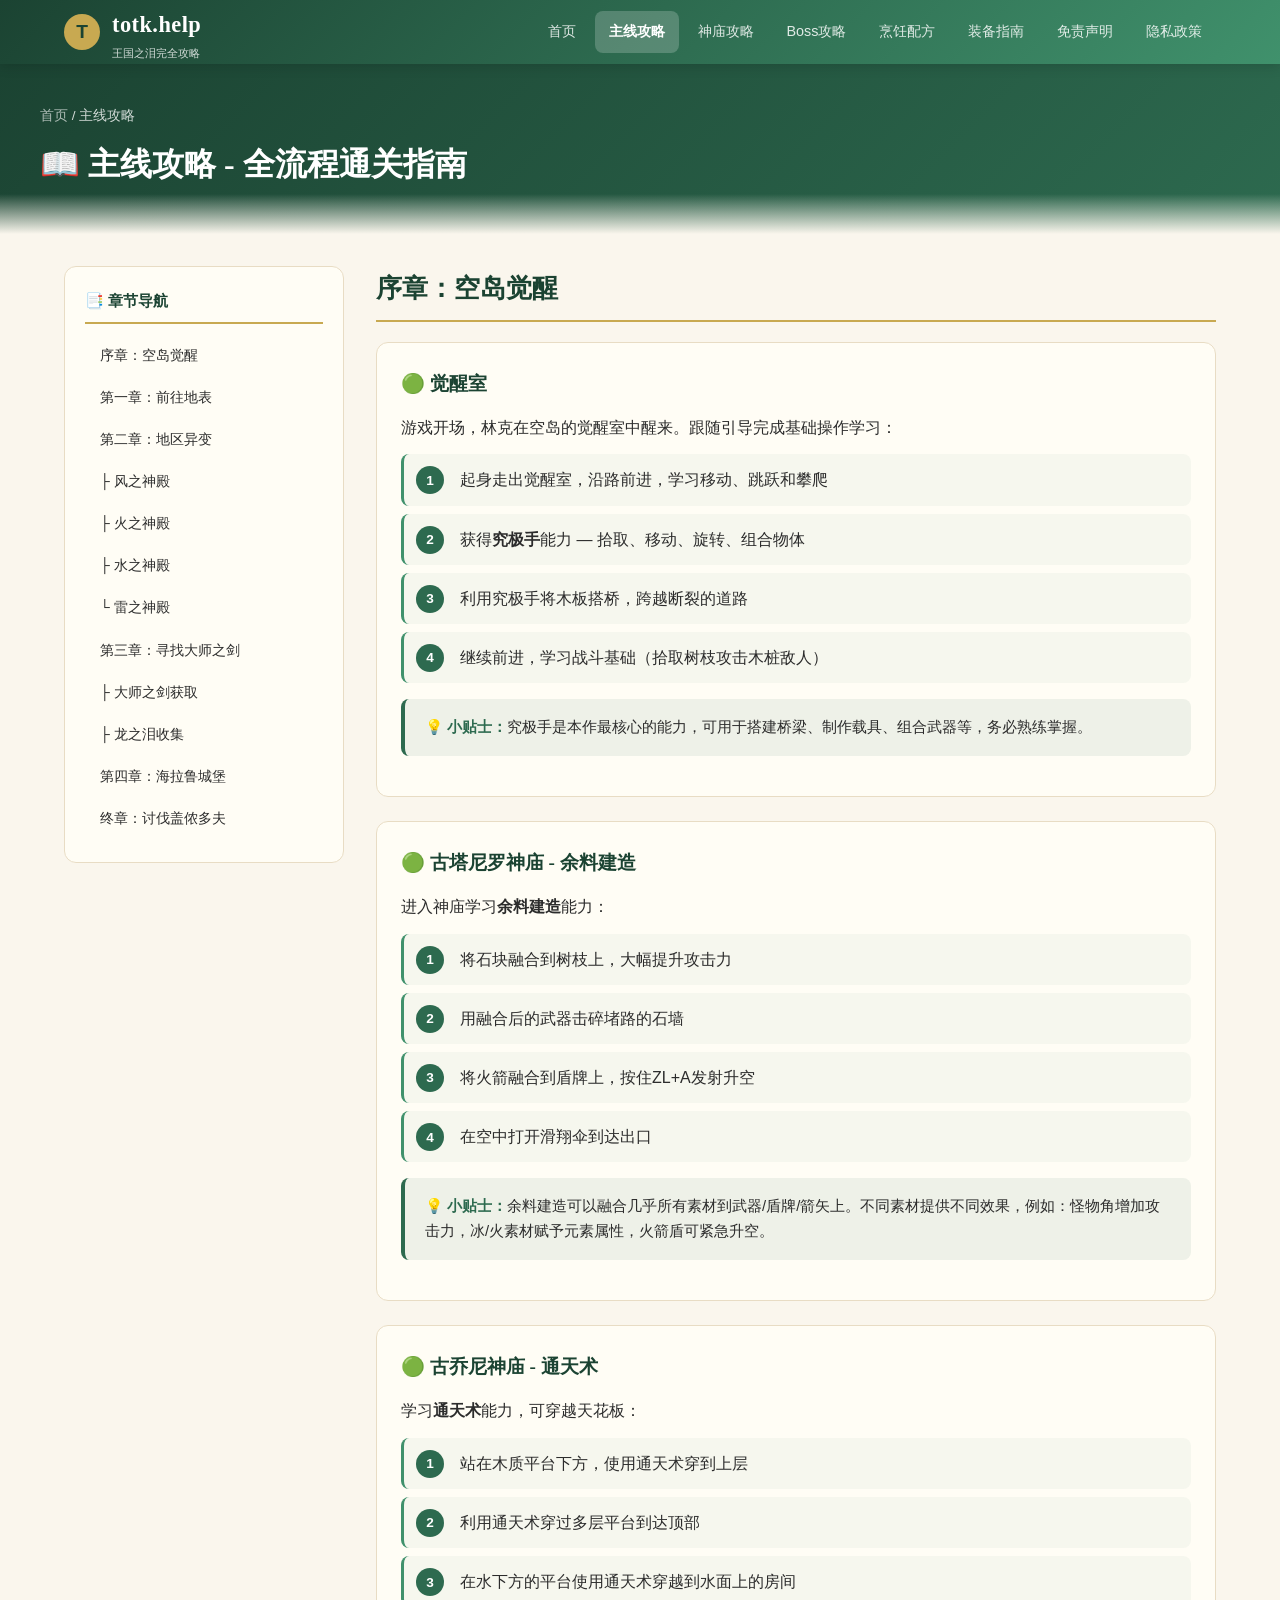
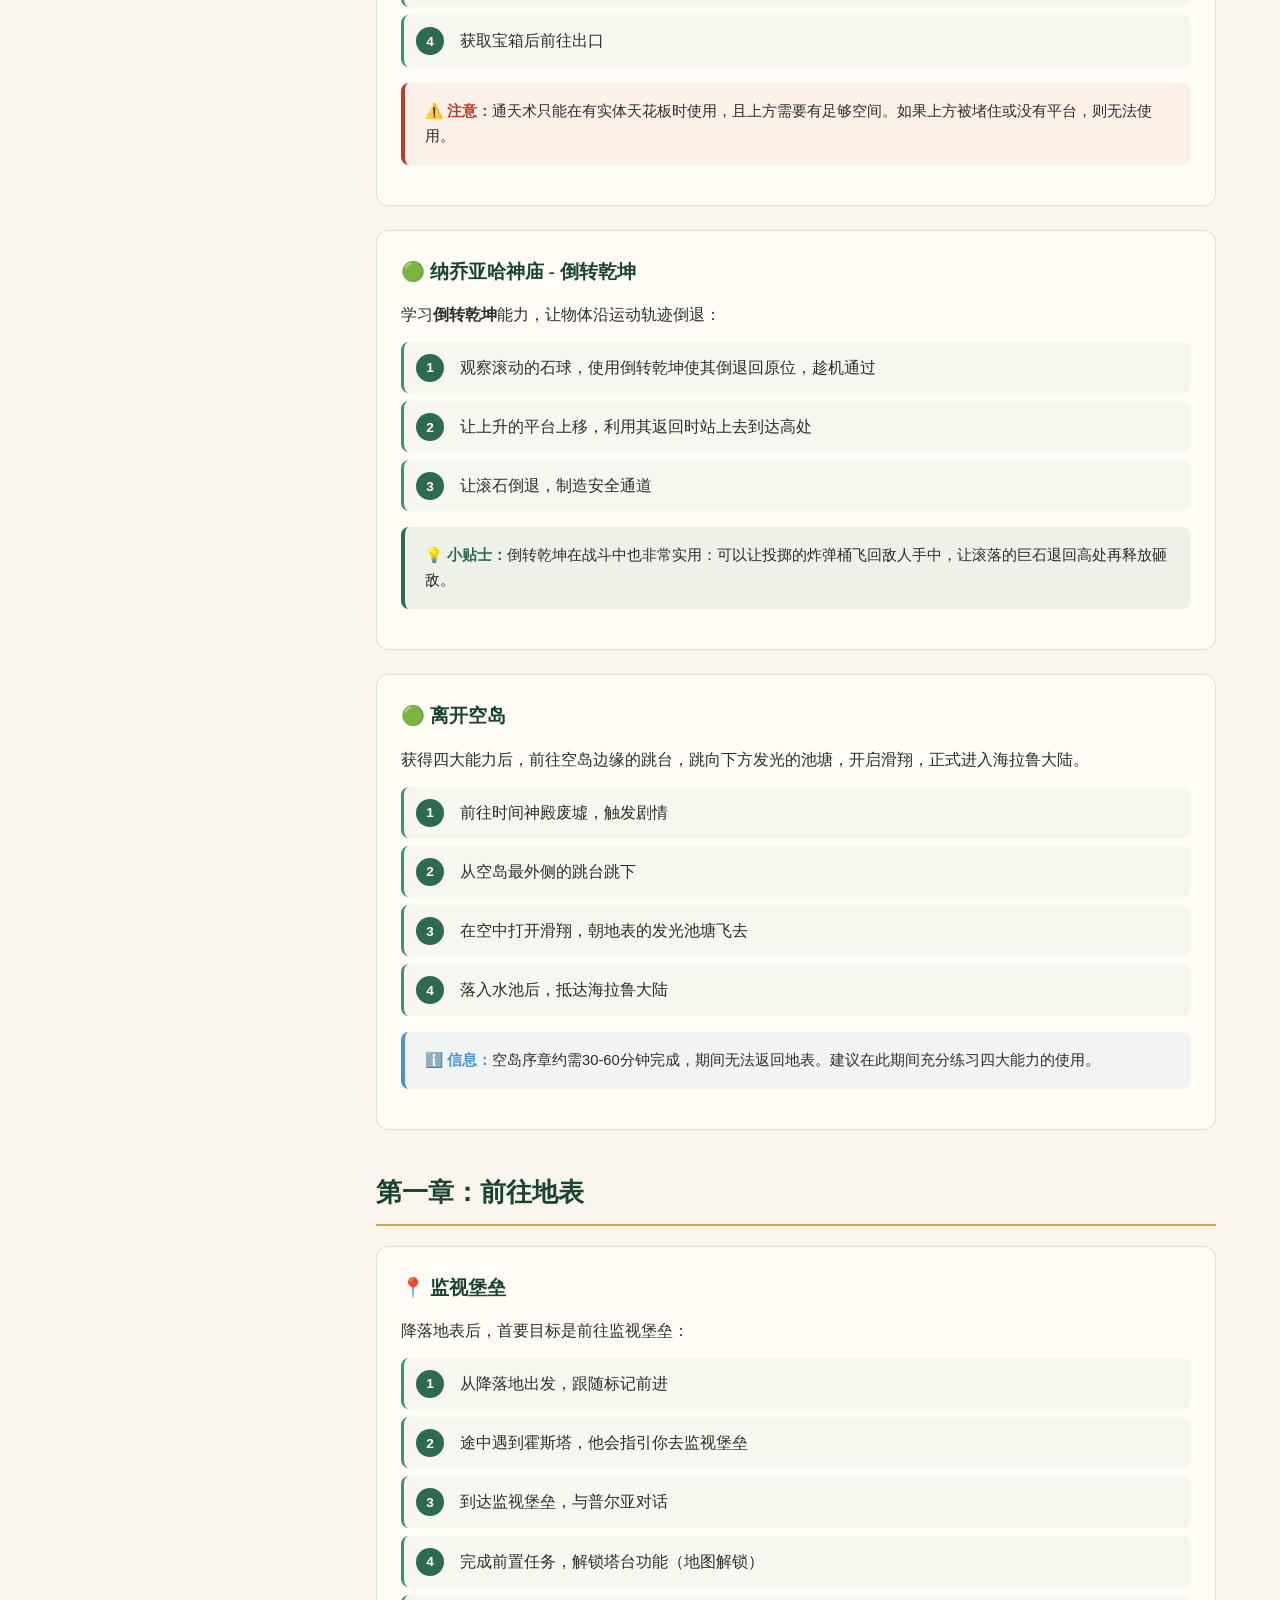
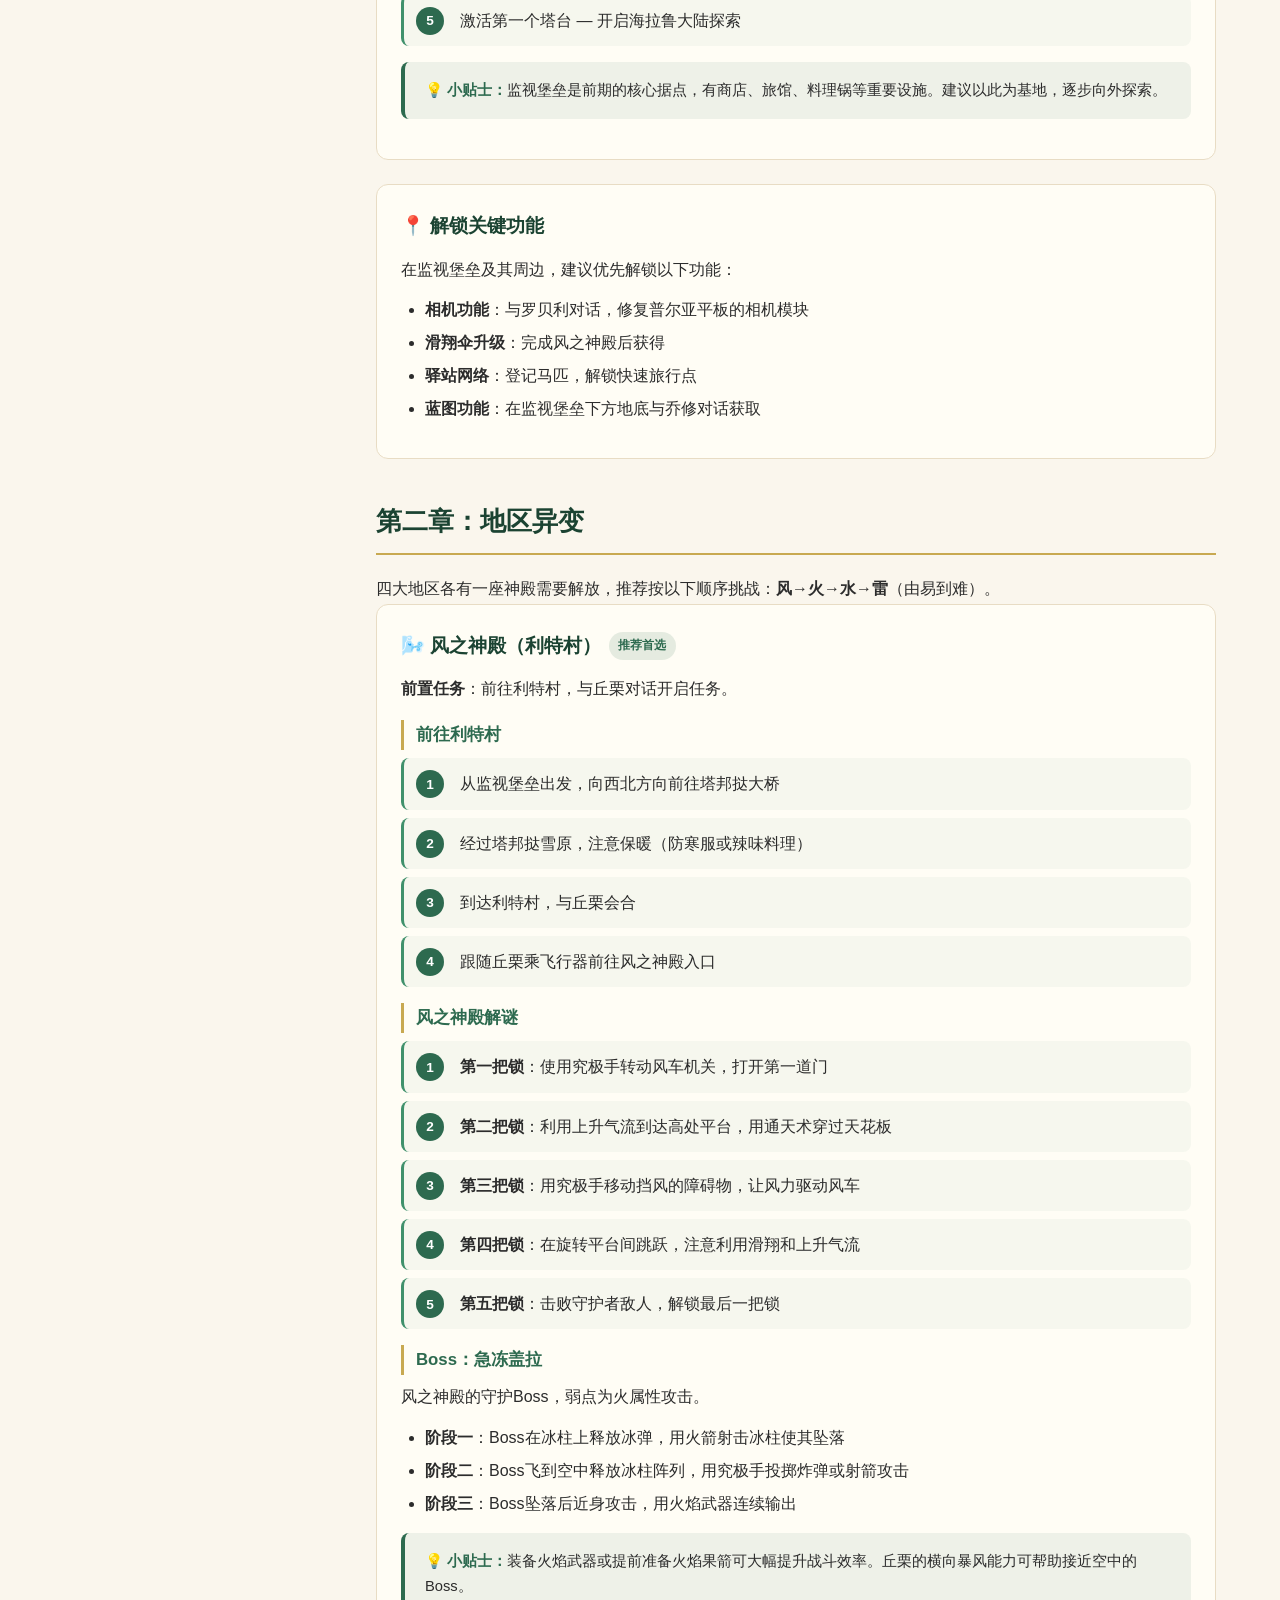
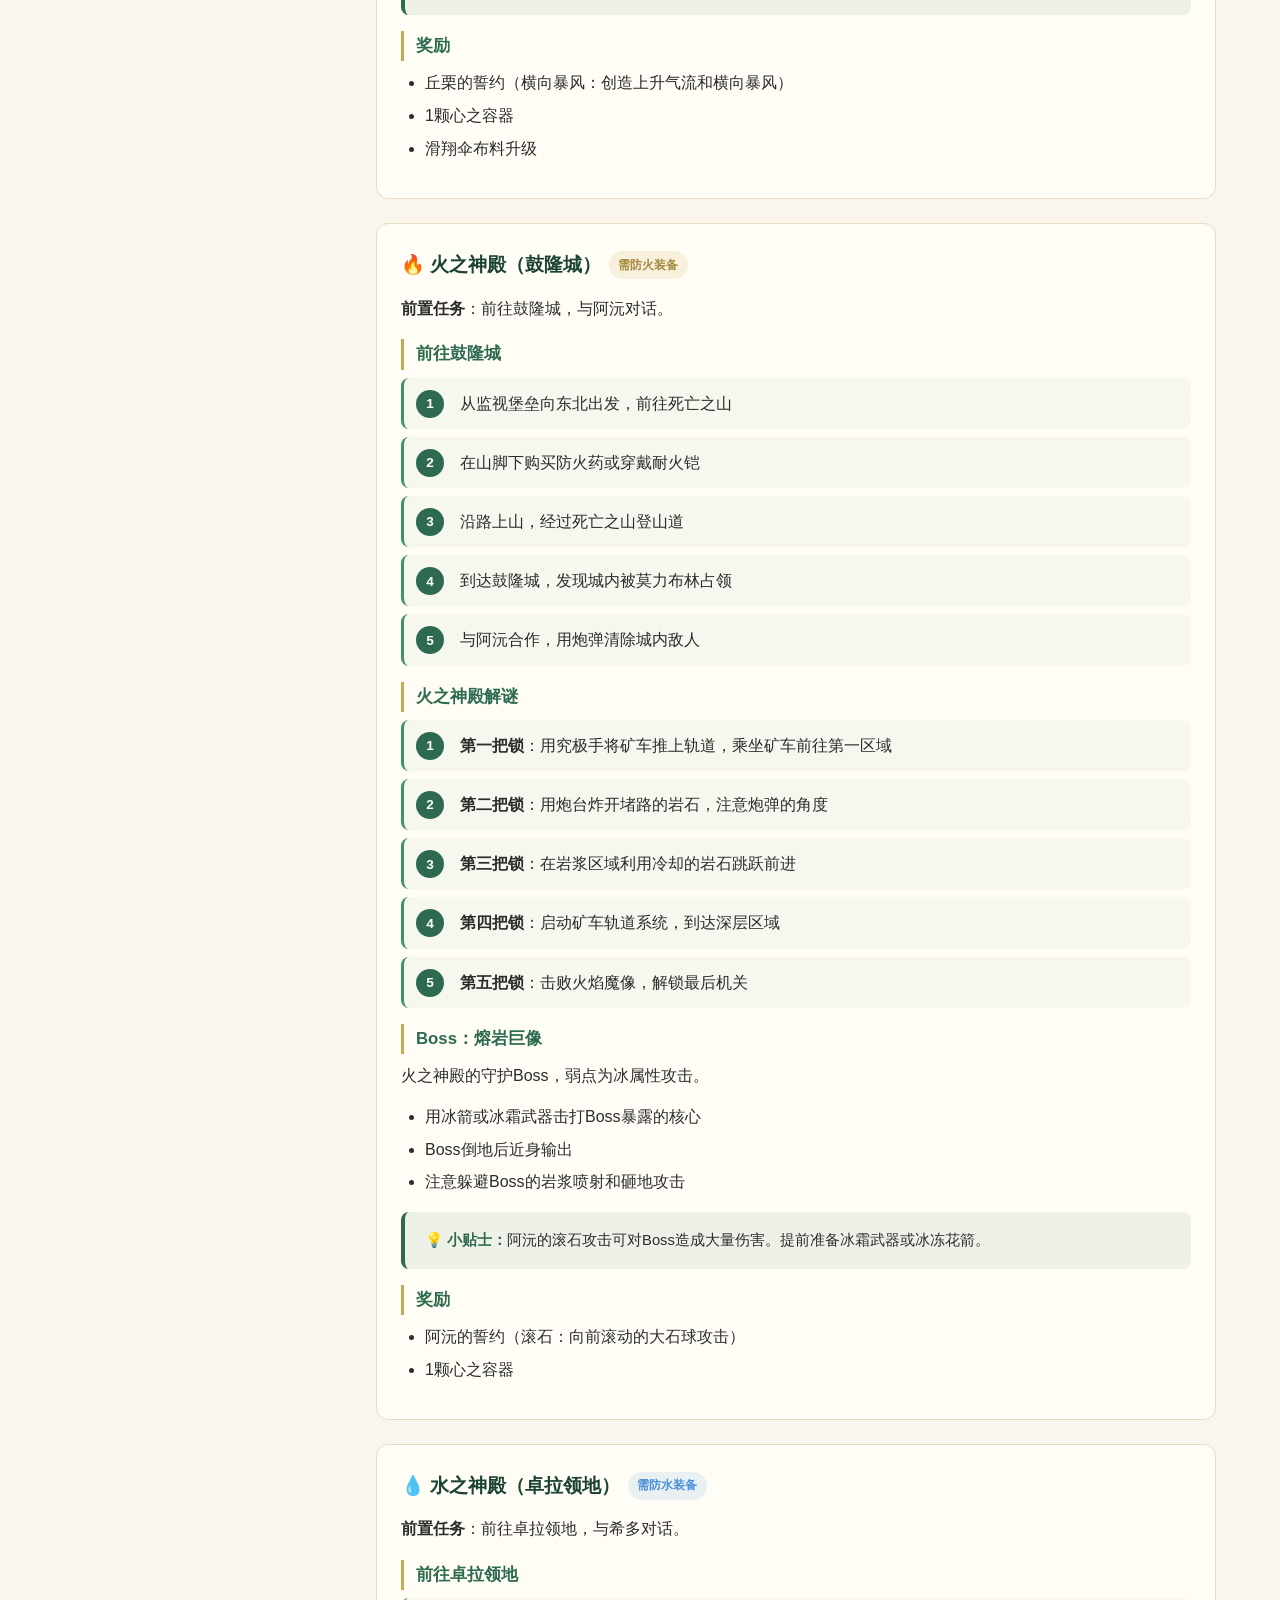
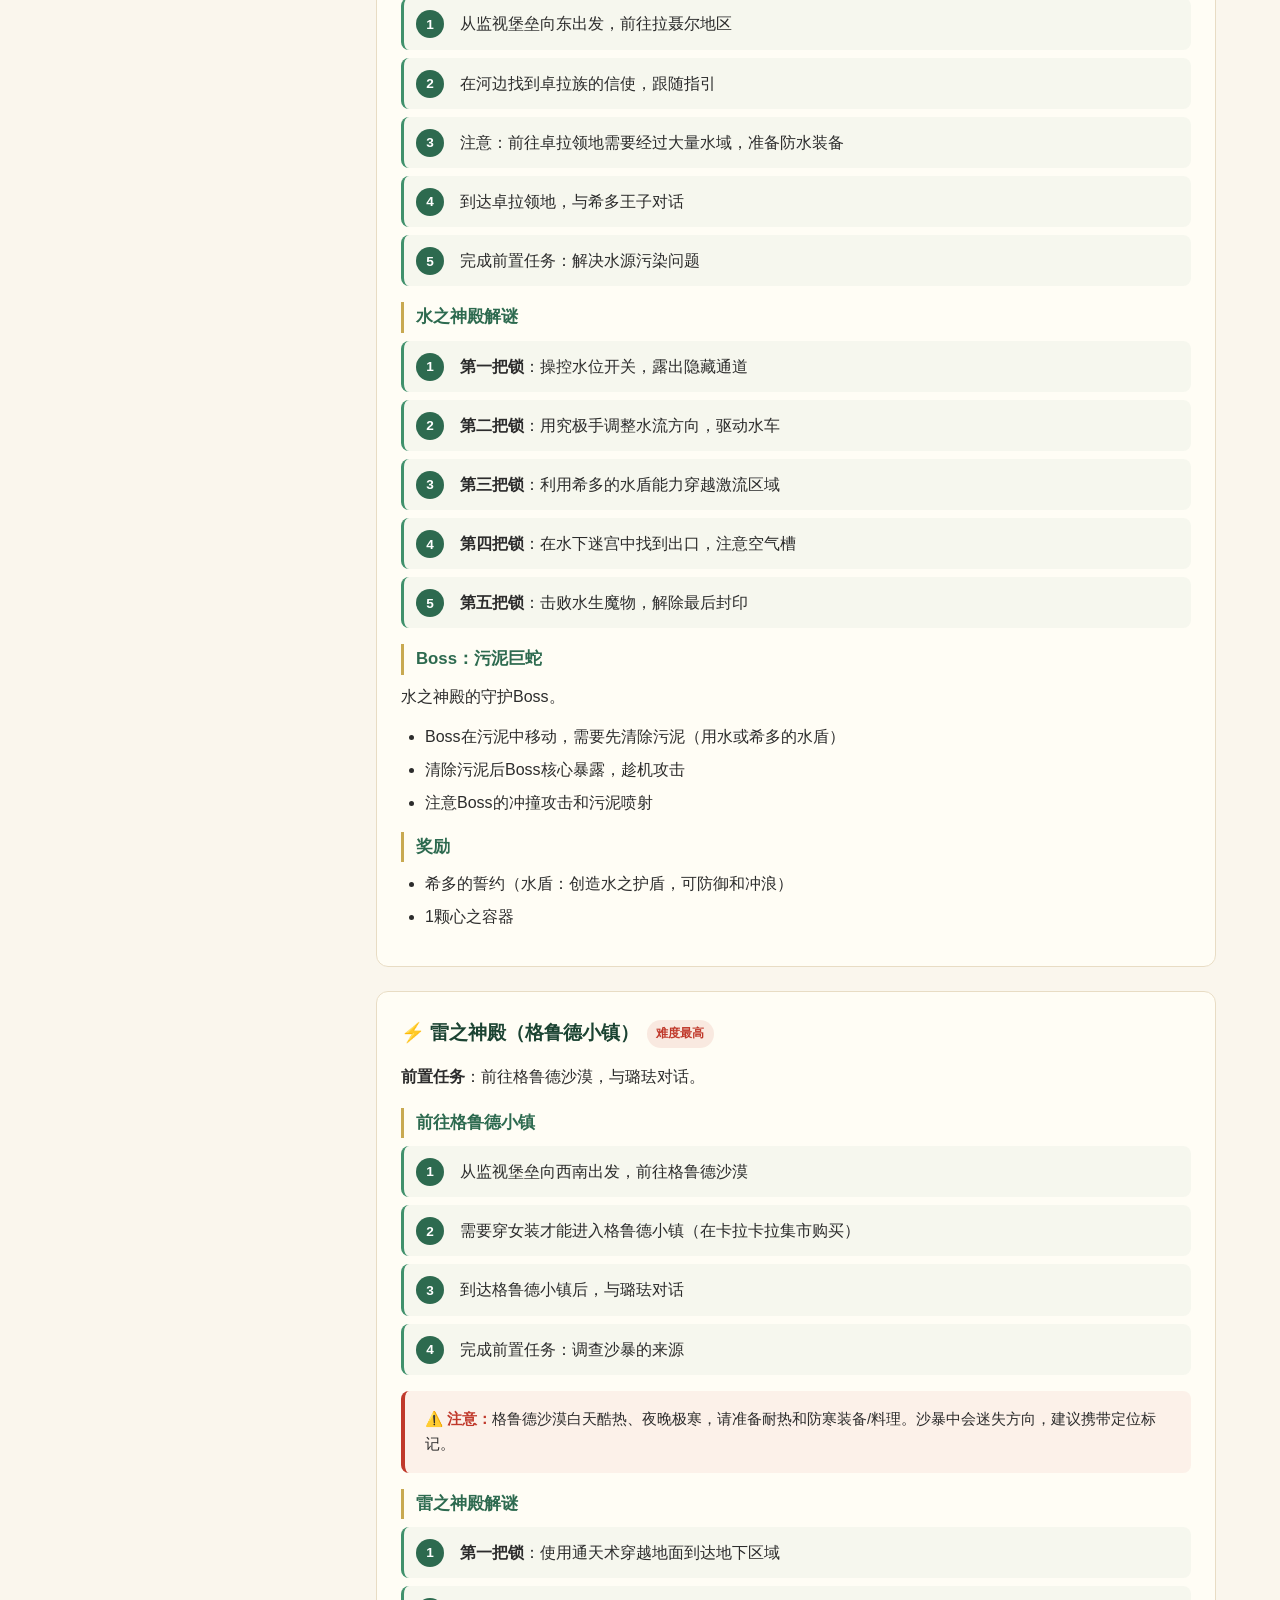
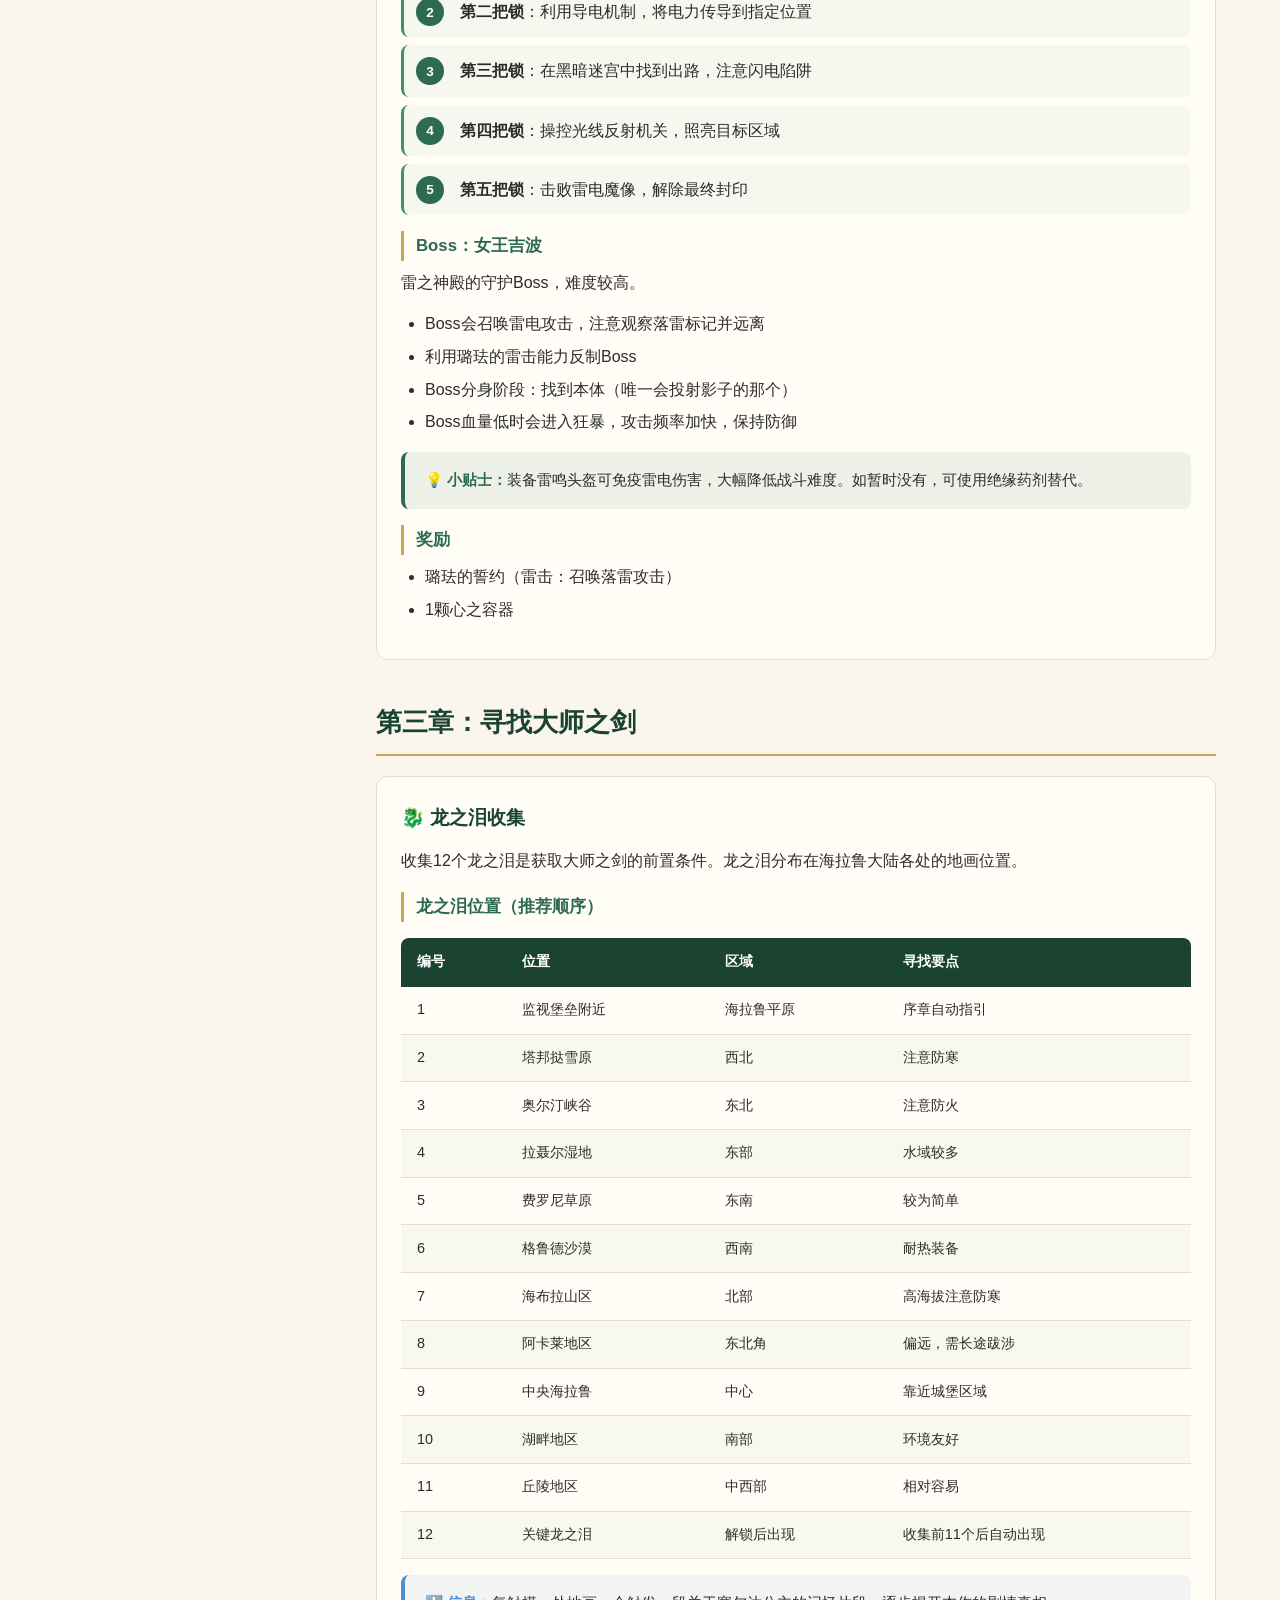
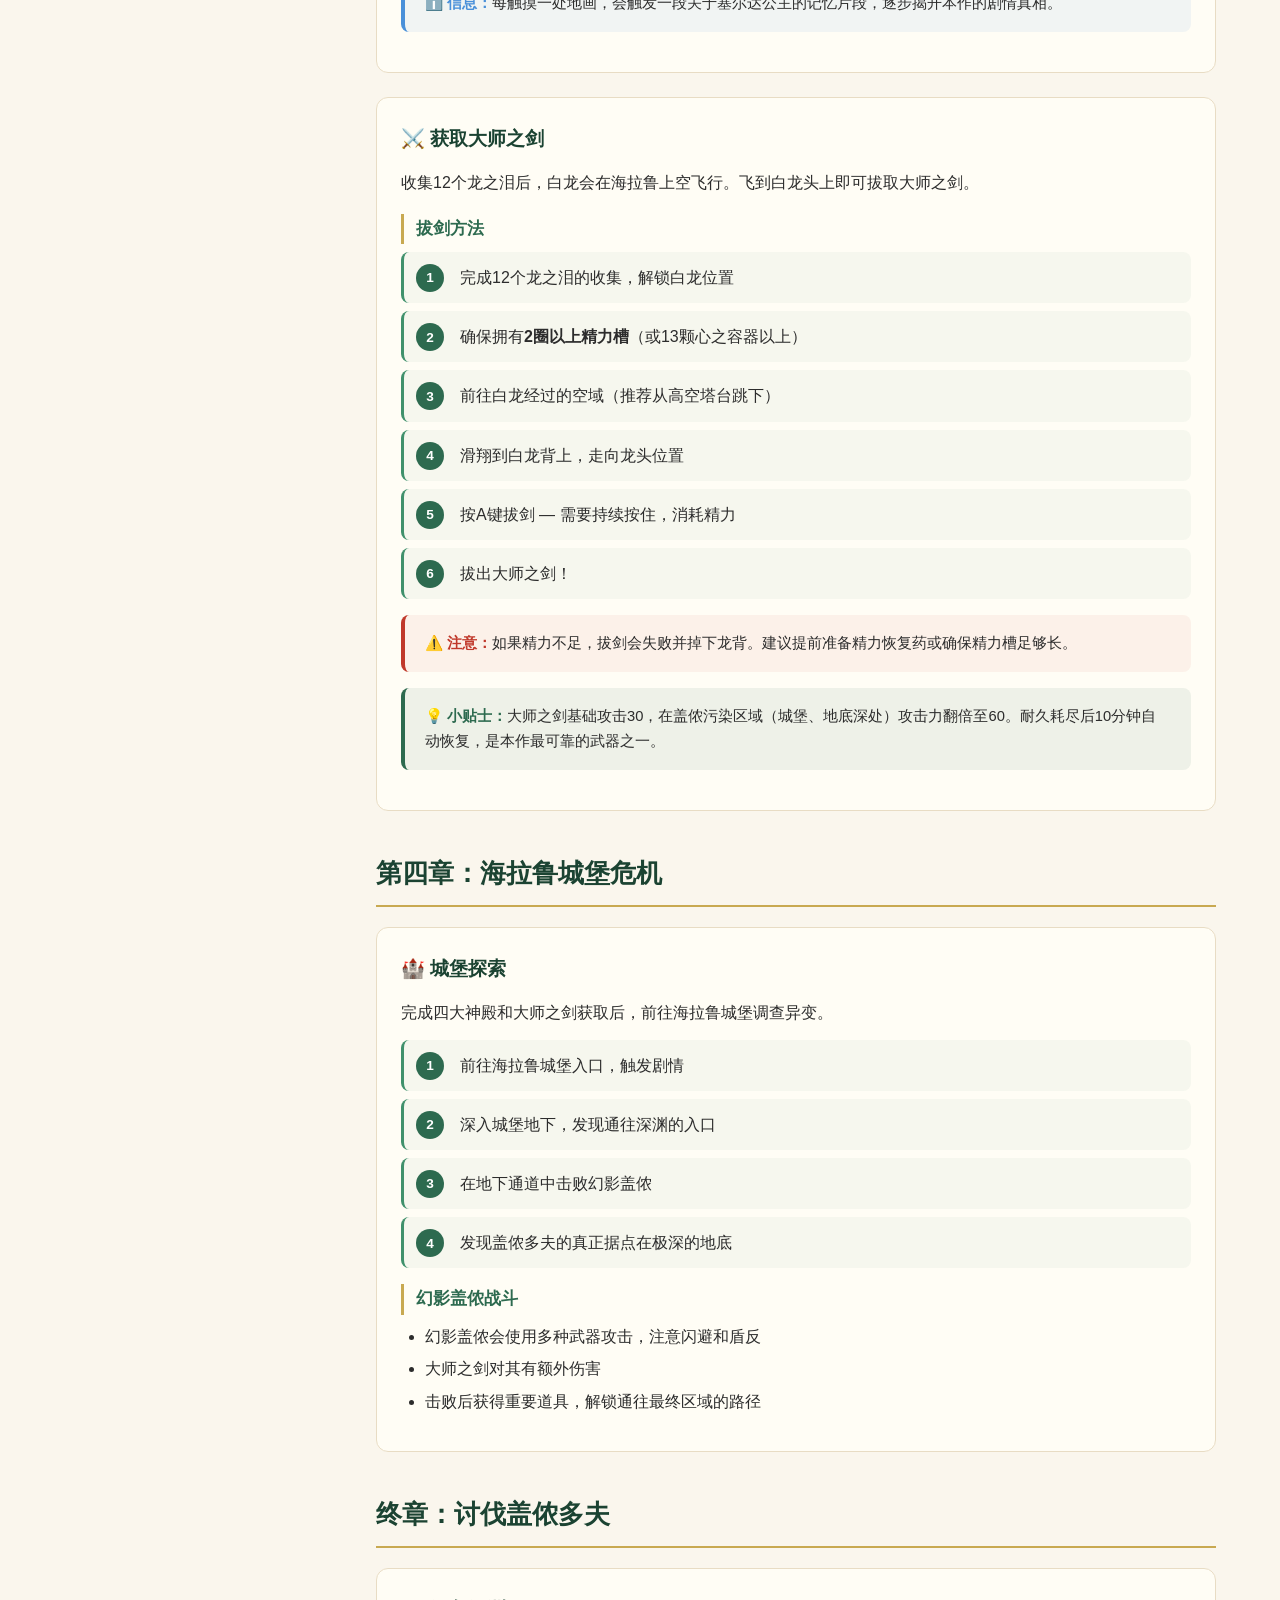
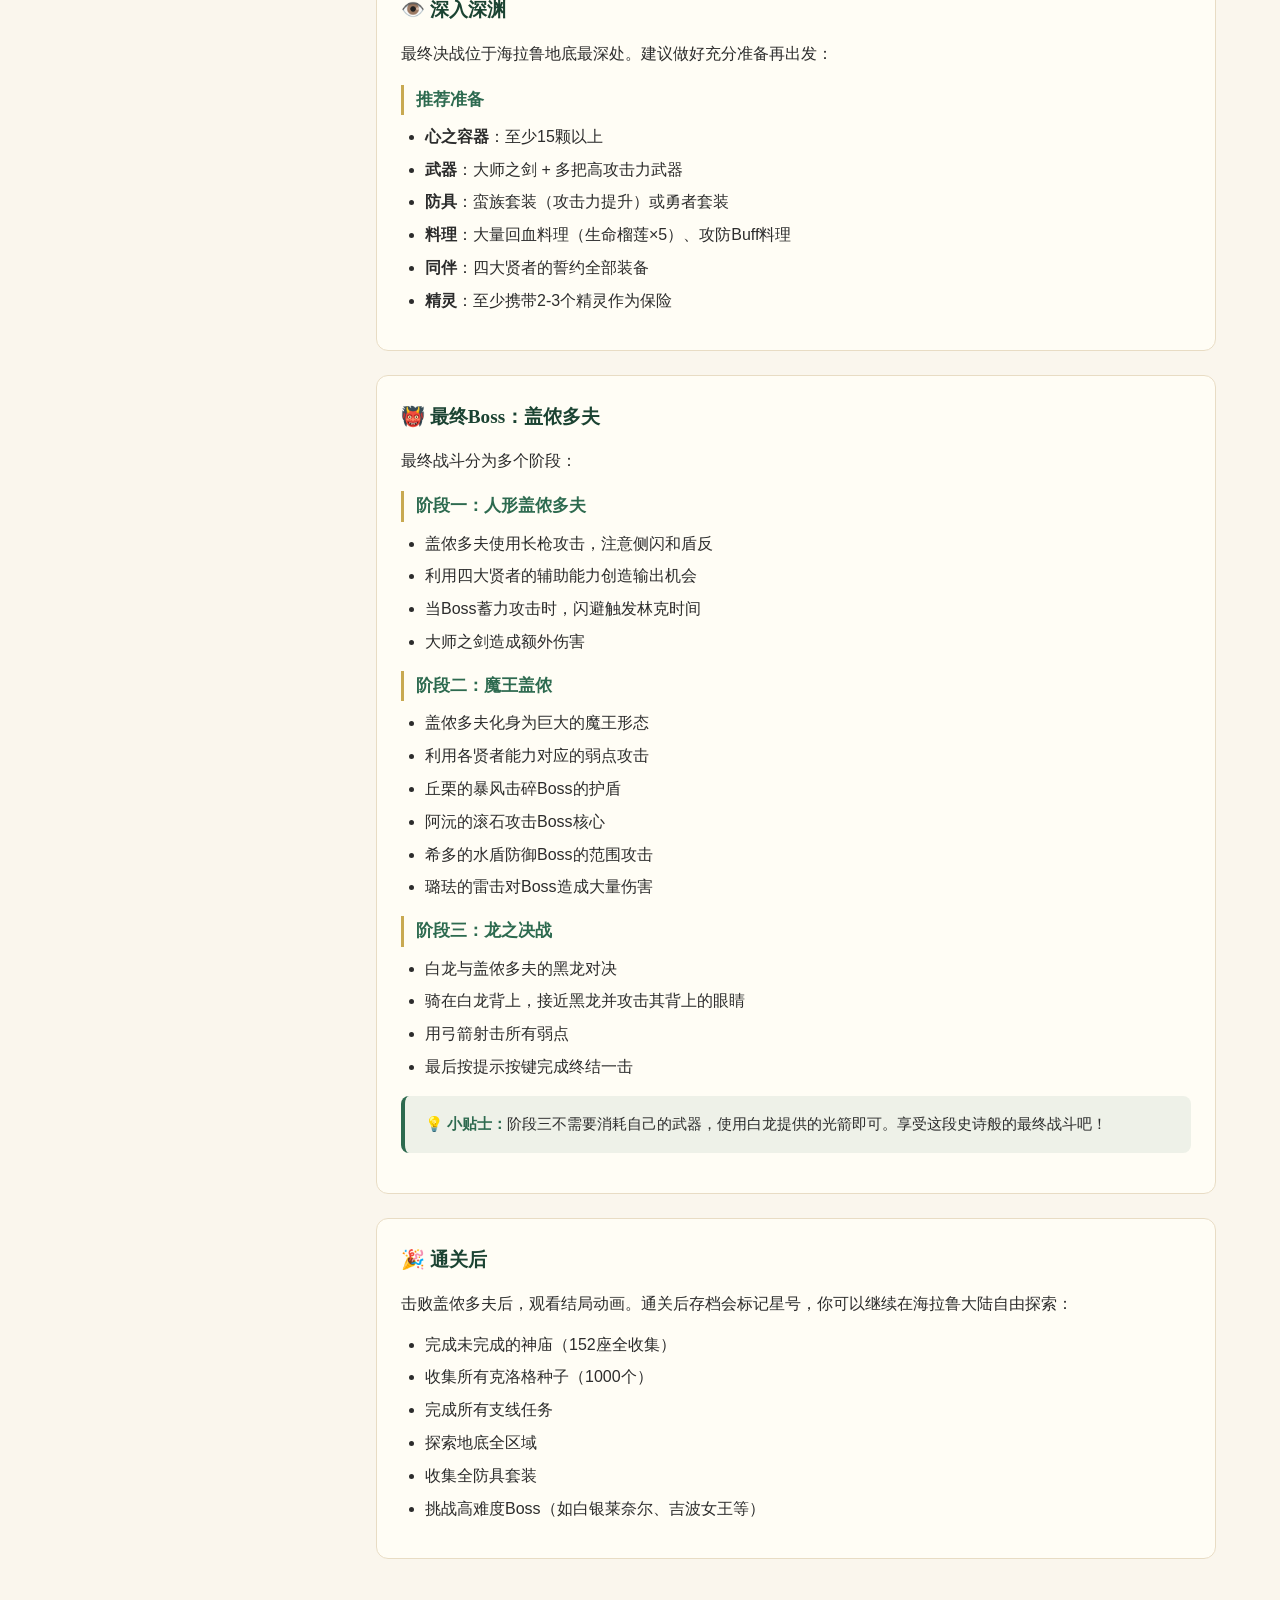
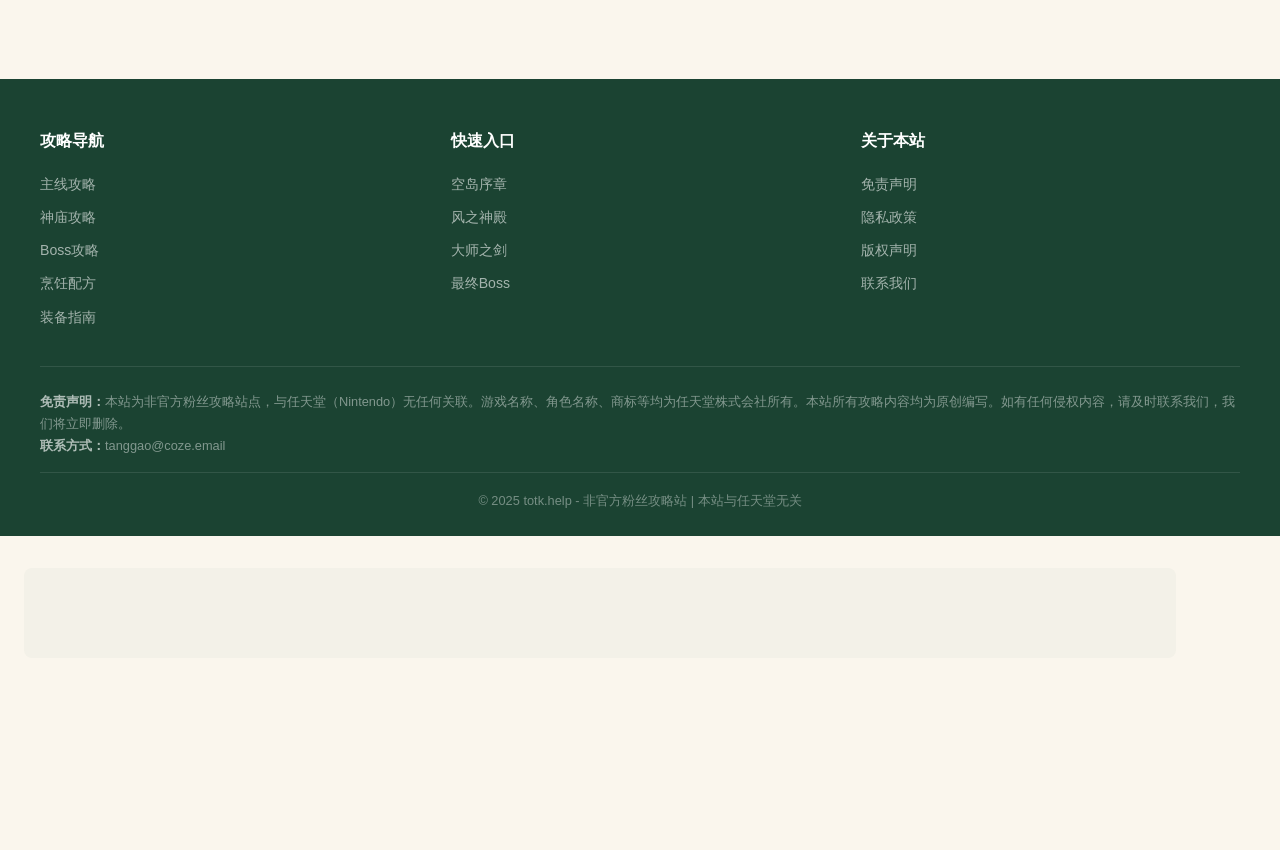
<file: walkthrough.html>
<!doctype html>
<html lang="zh-CN">
<head>
  <meta charset="UTF-8" />
  <meta name="viewport" content="width=device-width, initial-scale=1.0" />
  <meta name="description" content="王国之泪主线攻略全流程 - 从空岛序章到击败盖侬多夫，详细步骤助你通关" />
  <title>主线攻略 | 塞尔达传说：王国之泪 | totk.help</title>
  <link rel="icon" type="image/x-icon" href="images/favicon.ico" />
  <link rel="icon" type="image/webp" sizes="32x32" href="images/favicon-32.webp" />
  <link rel="stylesheet" href="styles/main.css" />
  <link rel="canonical" href="https://totk.help/walkthrough.html" />
  <meta property="og:url" content="https://totk.help/walkthrough.html" />
  <meta property="og:type" content="article" />
  <meta property="og:site_name" content="totk.help" />
  <meta property="og:title" content="主线攻略 | 塞尔达传说：王国之泪 | totk.help" />
  <meta property="og:description" content="王国之泪主线攻略全流程 - 从空岛序章到击败盖侬多夫，详细步骤助你通关" />
  <meta property="og:image" content="https://totk.help/images/hero-bg.webp" />
  <meta property="og:locale" content="zh_CN" />
  <meta name="robots" content="index, follow" />
  <meta name="google-adsense-account" content="ca-pub-6560822080596473" />
  <script type="application/ld+json">
  {
    "@context": "https://schema.org",
    "@type": "Article",
    "headline": "王国之泪主线攻略全流程",
    "description": "从空岛序章到击败盖侬多夫的完整主线流程攻略",
    "url": "https://totk.help/walkthrough.html",
    "publisher": { "@type": "Organization", "name": "totk.help" },
    "inLanguage": "zh-CN"
  }
  </script>
  <script async src="https://www.googletagmanager.com/gtag/js?id=G-1VHVSBNQDT"></script>
  <script>
    window.dataLayer = window.dataLayer || [];
    function gtag(){dataLayer.push(arguments);}
    gtag('js', new Date());
    gtag('config', 'G-1VHVSBNQDT');
  </script>
  <script>
  var _hmt = _hmt || [];
  (function() {
    var hm = document.createElement("script");
    hm.src = "https://hm.baidu.com/hm.js?9bdd82045f476f7f02179faa4b54941b";
    var s = document.getElementsByTagName("script")[0];
    s.parentNode.insertBefore(hm, s);
  })();
  </script>

  <script async src="https://pagead2.googlesyndication.com/pagead/js/adsbygoogle.js?client=ca-pub-6560822080596473" crossorigin="anonymous"></script>
  <meta name="google-site-verification" content="b0snjqkA2EAbML6bNieEF7aib_CDBixavqXwKyI0EsQ" />
</head>
<body>

  <!-- Header -->
  <header class="site-header">
    <div class="header-inner">
      <a href="index.html" class="site-logo">
        <span class="logo-icon">T</span>
        <span>
          <span class="logo-text">totk.help</span>
          <span class="logo-sub">王国之泪完全攻略</span>
        </span>
      </a>
      <nav class="main-nav">
        <a href="index.html">首页</a>
        <a href="walkthrough.html" class="active">主线攻略</a>
        <a href="shrines.html">神庙攻略</a>
        <a href="bosses.html">Boss攻略</a>
        <a href="recipes.html">烹饪配方</a>
        <a href="equipment.html">装备指南</a>
        <a href="disclaimer.html">免责声明</a>
        <a href="privacy.html">隐私政策</a>
      </nav>
      <button class="menu-toggle" aria-label="菜单" aria-expanded="false">☰</button>
    </div>
  </header>

  <!-- Page Header -->
  <div class="page-header">
    <div class="breadcrumb"><a href="index.html">首页</a> / 主线攻略</div>
    <h1>📖 主线攻略 - 全流程通关指南</h1>
  </div>

  <!-- Content -->
  <div class="page-container">
    <!-- Sidebar -->
    <aside class="page-sidebar">
      <nav class="sidebar-nav">
        <h3>📑 章节导航</h3>
        <ul>
          <li><a href="#prologue" class="active">序章：空岛觉醒</a></li>
          <li><a href="#chapter1">第一章：前往地表</a></li>
          <li><a href="#chapter2">第二章：地区异变</a></li>
          <li><a href="#wind-temple"> ├ 风之神殿</a></li>
          <li><a href="#fire-temple"> ├ 火之神殿</a></li>
          <li><a href="#water-temple"> ├ 水之神殿</a></li>
          <li><a href="#lightning-temple"> └ 雷之神殿</a></li>
          <li><a href="#chapter3">第三章：寻找大师之剑</a></li>
          <li><a href="#master-sword"> ├ 大师之剑获取</a></li>
          <li><a href="#dragon-tears"> ├ 龙之泪收集</a></li>
          <li><a href="#chapter4">第四章：海拉鲁城堡</a></li>
          <li><a href="#final">终章：讨伐盖侬多夫</a></li>
        </ul>
      </nav>
    </aside>

    <!-- Main Content -->
    <div class="page-main">

      <!-- Prologue -->
      <section class="section" id="prologue">
        <h2 class="section-title">序章：空岛觉醒</h2>

        <div class="guide-block">
          <h3>🟢 觉醒室</h3>
          <p>游戏开场，林克在空岛的觉醒室中醒来。跟随引导完成基础操作学习：</p>
          <ol class="step-list">
            <li>起身走出觉醒室，沿路前进，学习移动、跳跃和攀爬</li>
            <li>获得<strong>究极手</strong>能力 — 拾取、移动、旋转、组合物体</li>
            <li>利用究极手将木板搭桥，跨越断裂的道路</li>
            <li>继续前进，学习战斗基础（拾取树枝攻击木桩敌人）</li>
          </ol>
          <div class="tip-box">究极手是本作最核心的能力，可用于搭建桥梁、制作载具、组合武器等，务必熟练掌握。</div>
        </div>

        <div class="guide-block">
          <h3>🟢 古塔尼罗神庙 - 余料建造</h3>
          <p>进入神庙学习<strong>余料建造</strong>能力：</p>
          <ol class="step-list">
            <li>将石块融合到树枝上，大幅提升攻击力</li>
            <li>用融合后的武器击碎堵路的石墙</li>
            <li>将火箭融合到盾牌上，按住ZL+A发射升空</li>
            <li>在空中打开滑翔伞到达出口</li>
          </ol>
          <div class="tip-box">余料建造可以融合几乎所有素材到武器/盾牌/箭矢上。不同素材提供不同效果，例如：怪物角增加攻击力，冰/火素材赋予元素属性，火箭盾可紧急升空。</div>
        </div>

        <div class="guide-block">
          <h3>🟢 古乔尼神庙 - 通天术</h3>
          <p>学习<strong>通天术</strong>能力，可穿越天花板：</p>
          <ol class="step-list">
            <li>站在木质平台下方，使用通天术穿到上层</li>
            <li>利用通天术穿过多层平台到达顶部</li>
            <li>在水下方的平台使用通天术穿越到水面上的房间</li>
            <li>获取宝箱后前往出口</li>
          </ol>
          <div class="warning-box">通天术只能在有实体天花板时使用，且上方需要有足够空间。如果上方被堵住或没有平台，则无法使用。</div>
        </div>

        <div class="guide-block">
          <h3>🟢 纳乔亚哈神庙 - 倒转乾坤</h3>
          <p>学习<strong>倒转乾坤</strong>能力，让物体沿运动轨迹倒退：</p>
          <ol class="step-list">
            <li>观察滚动的石球，使用倒转乾坤使其倒退回原位，趁机通过</li>
            <li>让上升的平台上移，利用其返回时站上去到达高处</li>
            <li>让滚石倒退，制造安全通道</li>
          </ol>
          <div class="tip-box">倒转乾坤在战斗中也非常实用：可以让投掷的炸弹桶飞回敌人手中，让滚落的巨石退回高处再释放砸敌。</div>
        </div>

        <div class="guide-block">
          <h3>🟢 离开空岛</h3>
          <p>获得四大能力后，前往空岛边缘的跳台，跳向下方发光的池塘，开启滑翔，正式进入海拉鲁大陆。</p>
          <ol class="step-list">
            <li>前往时间神殿废墟，触发剧情</li>
            <li>从空岛最外侧的跳台跳下</li>
            <li>在空中打开滑翔，朝地表的发光池塘飞去</li>
            <li>落入水池后，抵达海拉鲁大陆</li>
          </ol>
          <div class="info-box">空岛序章约需30-60分钟完成，期间无法返回地表。建议在此期间充分练习四大能力的使用。</div>
        </div>
      </section>

      <!-- Chapter 1 -->
      <section class="section" id="chapter1">
        <h2 class="section-title">第一章：前往地表</h2>

        <div class="guide-block">
          <h3>📍 监视堡垒</h3>
          <p>降落地表后，首要目标是前往监视堡垒：</p>
          <ol class="step-list">
            <li>从降落地出发，跟随标记前进</li>
            <li>途中遇到霍斯塔，他会指引你去监视堡垒</li>
            <li>到达监视堡垒，与普尔亚对话</li>
            <li>完成前置任务，解锁塔台功能（地图解锁）</li>
            <li>激活第一个塔台 — 开启海拉鲁大陆探索</li>
          </ol>
          <div class="tip-box">监视堡垒是前期的核心据点，有商店、旅馆、料理锅等重要设施。建议以此为基地，逐步向外探索。</div>
        </div>

        <div class="guide-block">
          <h3>📍 解锁关键功能</h3>
          <p>在监视堡垒及其周边，建议优先解锁以下功能：</p>
          <ul>
            <li><strong>相机功能</strong>：与罗贝利对话，修复普尔亚平板的相机模块</li>
            <li><strong>滑翔伞升级</strong>：完成风之神殿后获得</li>
            <li><strong>驿站网络</strong>：登记马匹，解锁快速旅行点</li>
            <li><strong>蓝图功能</strong>：在监视堡垒下方地底与乔修对话获取</li>
          </ul>
        </div>
      </section>

      <!-- Chapter 2 -->
      <section class="section" id="chapter2">
        <h2 class="section-title">第二章：地区异变</h2>
        <p>四大地区各有一座神殿需要解放，推荐按以下顺序挑战：<strong>风→火→水→雷</strong>（由易到难）。</p>

        <!-- Wind Temple -->
        <div class="guide-block" id="wind-temple">
          <h3>🌬️ 风之神殿（利特村）<span class="tag tag-green">推荐首选</span></h3>
          <p><strong>前置任务</strong>：前往利特村，与丘栗对话开启任务。</p>

          <h4>前往利特村</h4>
          <ol class="step-list">
            <li>从监视堡垒出发，向西北方向前往塔邦挞大桥</li>
            <li>经过塔邦挞雪原，注意保暖（防寒服或辣味料理）</li>
            <li>到达利特村，与丘栗会合</li>
            <li>跟随丘栗乘飞行器前往风之神殿入口</li>
          </ol>

          <h4>风之神殿解谜</h4>
          <ol class="step-list">
            <li><strong>第一把锁</strong>：使用究极手转动风车机关，打开第一道门</li>
            <li><strong>第二把锁</strong>：利用上升气流到达高处平台，用通天术穿过天花板</li>
            <li><strong>第三把锁</strong>：用究极手移动挡风的障碍物，让风力驱动风车</li>
            <li><strong>第四把锁</strong>：在旋转平台间跳跃，注意利用滑翔和上升气流</li>
            <li><strong>第五把锁</strong>：击败守护者敌人，解锁最后一把锁</li>
          </ol>

          <h4>Boss：急冻盖拉</h4>
          <p>风之神殿的守护Boss，弱点为火属性攻击。</p>
          <ul>
            <li><strong>阶段一</strong>：Boss在冰柱上释放冰弹，用火箭射击冰柱使其坠落</li>
            <li><strong>阶段二</strong>：Boss飞到空中释放冰柱阵列，用究极手投掷炸弹或射箭攻击</li>
            <li><strong>阶段三</strong>：Boss坠落后近身攻击，用火焰武器连续输出</li>
          </ul>
          <div class="tip-box">装备火焰武器或提前准备火焰果箭可大幅提升战斗效率。丘栗的横向暴风能力可帮助接近空中的Boss。</div>

          <h4>奖励</h4>
          <ul>
            <li>丘栗的誓约（横向暴风：创造上升气流和横向暴风）</li>
            <li>1颗心之容器</li>
            <li>滑翔伞布料升级</li>
          </ul>
        </div>

        <!-- Fire Temple -->
        <div class="guide-block" id="fire-temple">
          <h3>🔥 火之神殿（鼓隆城）<span class="tag tag-gold">需防火装备</span></h3>
          <p><strong>前置任务</strong>：前往鼓隆城，与阿沅对话。</p>

          <h4>前往鼓隆城</h4>
          <ol class="step-list">
            <li>从监视堡垒向东北出发，前往死亡之山</li>
            <li>在山脚下购买防火药或穿戴耐火铠</li>
            <li>沿路上山，经过死亡之山登山道</li>
            <li>到达鼓隆城，发现城内被莫力布林占领</li>
            <li>与阿沅合作，用炮弹清除城内敌人</li>
          </ol>

          <h4>火之神殿解谜</h4>
          <ol class="step-list">
            <li><strong>第一把锁</strong>：用究极手将矿车推上轨道，乘坐矿车前往第一区域</li>
            <li><strong>第二把锁</strong>：用炮台炸开堵路的岩石，注意炮弹的角度</li>
            <li><strong>第三把锁</strong>：在岩浆区域利用冷却的岩石跳跃前进</li>
            <li><strong>第四把锁</strong>：启动矿车轨道系统，到达深层区域</li>
            <li><strong>第五把锁</strong>：击败火焰魔像，解锁最后机关</li>
          </ol>

          <h4>Boss：熔岩巨像</h4>
          <p>火之神殿的守护Boss，弱点为冰属性攻击。</p>
          <ul>
            <li>用冰箭或冰霜武器击打Boss暴露的核心</li>
            <li>Boss倒地后近身输出</li>
            <li>注意躲避Boss的岩浆喷射和砸地攻击</li>
          </ul>
          <div class="tip-box">阿沅的滚石攻击可对Boss造成大量伤害。提前准备冰霜武器或冰冻花箭。</div>

          <h4>奖励</h4>
          <ul>
            <li>阿沅的誓约（滚石：向前滚动的大石球攻击）</li>
            <li>1颗心之容器</li>
          </ul>
        </div>

        <!-- Water Temple -->
        <div class="guide-block" id="water-temple">
          <h3>💧 水之神殿（卓拉领地）<span class="tag tag-blue">需防水装备</span></h3>
          <p><strong>前置任务</strong>：前往卓拉领地，与希多对话。</p>

          <h4>前往卓拉领地</h4>
          <ol class="step-list">
            <li>从监视堡垒向东出发，前往拉聂尔地区</li>
            <li>在河边找到卓拉族的信使，跟随指引</li>
            <li>注意：前往卓拉领地需要经过大量水域，准备防水装备</li>
            <li>到达卓拉领地，与希多王子对话</li>
            <li>完成前置任务：解决水源污染问题</li>
          </ol>

          <h4>水之神殿解谜</h4>
          <ol class="step-list">
            <li><strong>第一把锁</strong>：操控水位开关，露出隐藏通道</li>
            <li><strong>第二把锁</strong>：用究极手调整水流方向，驱动水车</li>
            <li><strong>第三把锁</strong>：利用希多的水盾能力穿越激流区域</li>
            <li><strong>第四把锁</strong>：在水下迷宫中找到出口，注意空气槽</li>
            <li><strong>第五把锁</strong>：击败水生魔物，解除最后封印</li>
          </ol>

          <h4>Boss：污泥巨蛇</h4>
          <p>水之神殿的守护Boss。</p>
          <ul>
            <li>Boss在污泥中移动，需要先清除污泥（用水或希多的水盾）</li>
            <li>清除污泥后Boss核心暴露，趁机攻击</li>
            <li>注意Boss的冲撞攻击和污泥喷射</li>
          </ul>

          <h4>奖励</h4>
          <ul>
            <li>希多的誓约（水盾：创造水之护盾，可防御和冲浪）</li>
            <li>1颗心之容器</li>
          </ul>
        </div>

        <!-- Lightning Temple -->
        <div class="guide-block" id="lightning-temple">
          <h3>⚡ 雷之神殿（格鲁德小镇）<span class="tag tag-red">难度最高</span></h3>
          <p><strong>前置任务</strong>：前往格鲁德沙漠，与璐珐对话。</p>

          <h4>前往格鲁德小镇</h4>
          <ol class="step-list">
            <li>从监视堡垒向西南出发，前往格鲁德沙漠</li>
            <li>需要穿女装才能进入格鲁德小镇（在卡拉卡拉集市购买）</li>
            <li>到达格鲁德小镇后，与璐珐对话</li>
            <li>完成前置任务：调查沙暴的来源</li>
          </ol>
          <div class="warning-box">格鲁德沙漠白天酷热、夜晚极寒，请准备耐热和防寒装备/料理。沙暴中会迷失方向，建议携带定位标记。</div>

          <h4>雷之神殿解谜</h4>
          <ol class="step-list">
            <li><strong>第一把锁</strong>：使用通天术穿越地面到达地下区域</li>
            <li><strong>第二把锁</strong>：利用导电机制，将电力传导到指定位置</li>
            <li><strong>第三把锁</strong>：在黑暗迷宫中找到出路，注意闪电陷阱</li>
            <li><strong>第四把锁</strong>：操控光线反射机关，照亮目标区域</li>
            <li><strong>第五把锁</strong>：击败雷电魔像，解除最终封印</li>
          </ol>

          <h4>Boss：女王吉波</h4>
          <p>雷之神殿的守护Boss，难度较高。</p>
          <ul>
            <li>Boss会召唤雷电攻击，注意观察落雷标记并远离</li>
            <li>利用璐珐的雷击能力反制Boss</li>
            <li>Boss分身阶段：找到本体（唯一会投射影子的那个）</li>
            <li>Boss血量低时会进入狂暴，攻击频率加快，保持防御</li>
          </ul>
          <div class="tip-box">装备雷鸣头盔可免疫雷电伤害，大幅降低战斗难度。如暂时没有，可使用绝缘药剂替代。</div>

          <h4>奖励</h4>
          <ul>
            <li>璐珐的誓约（雷击：召唤落雷攻击）</li>
            <li>1颗心之容器</li>
          </ul>
        </div>
      </section>

      <!-- Chapter 3 -->
      <section class="section" id="chapter3">
        <h2 class="section-title">第三章：寻找大师之剑</h2>

        <div class="guide-block" id="dragon-tears">
          <h3>🐉 龙之泪收集</h3>
          <p>收集12个龙之泪是获取大师之剑的前置条件。龙之泪分布在海拉鲁大陆各处的地画位置。</p>

          <h4>龙之泪位置（推荐顺序）</h4>
          <table class="data-table">
            <thead>
              <tr>
                <th>编号</th>
                <th>位置</th>
                <th>区域</th>
                <th>寻找要点</th>
              </tr>
            </thead>
            <tbody>
              <tr><td>1</td><td>监视堡垒附近</td><td>海拉鲁平原</td><td>序章自动指引</td></tr>
              <tr><td>2</td><td>塔邦挞雪原</td><td>西北</td><td>注意防寒</td></tr>
              <tr><td>3</td><td>奥尔汀峡谷</td><td>东北</td><td>注意防火</td></tr>
              <tr><td>4</td><td>拉聂尔湿地</td><td>东部</td><td>水域较多</td></tr>
              <tr><td>5</td><td>费罗尼草原</td><td>东南</td><td>较为简单</td></tr>
              <tr><td>6</td><td>格鲁德沙漠</td><td>西南</td><td>耐热装备</td></tr>
              <tr><td>7</td><td>海布拉山区</td><td>北部</td><td>高海拔注意防寒</td></tr>
              <tr><td>8</td><td>阿卡莱地区</td><td>东北角</td><td>偏远，需长途跋涉</td></tr>
              <tr><td>9</td><td>中央海拉鲁</td><td>中心</td><td>靠近城堡区域</td></tr>
              <tr><td>10</td><td>湖畔地区</td><td>南部</td><td>环境友好</td></tr>
              <tr><td>11</td><td>丘陵地区</td><td>中西部</td><td>相对容易</td></tr>
              <tr><td>12</td><td>关键龙之泪</td><td>解锁后出现</td><td>收集前11个后自动出现</td></tr>
            </tbody>
          </table>
          <div class="info-box">每触摸一处地画，会触发一段关于塞尔达公主的记忆片段，逐步揭开本作的剧情真相。</div>
        </div>

        <div class="guide-block" id="master-sword">
          <h3>⚔️ 获取大师之剑</h3>
          <p>收集12个龙之泪后，白龙会在海拉鲁上空飞行。飞到白龙头上即可拔取大师之剑。</p>

          <h4>拔剑方法</h4>
          <ol class="step-list">
            <li>完成12个龙之泪的收集，解锁白龙位置</li>
            <li>确保拥有<strong>2圈以上精力槽</strong>（或13颗心之容器以上）</li>
            <li>前往白龙经过的空域（推荐从高空塔台跳下）</li>
            <li>滑翔到白龙背上，走向龙头位置</li>
            <li>按A键拔剑 — 需要持续按住，消耗精力</li>
            <li>拔出大师之剑！</li>
          </ol>
          <div class="warning-box">如果精力不足，拔剑会失败并掉下龙背。建议提前准备精力恢复药或确保精力槽足够长。</div>
          <div class="tip-box">大师之剑基础攻击30，在盖侬污染区域（城堡、地底深处）攻击力翻倍至60。耐久耗尽后10分钟自动恢复，是本作最可靠的武器之一。</div>
        </div>
      </section>

      <!-- Chapter 4 -->
      <section class="section" id="chapter4">
        <h2 class="section-title">第四章：海拉鲁城堡危机</h2>

        <div class="guide-block">
          <h3>🏰 城堡探索</h3>
          <p>完成四大神殿和大师之剑获取后，前往海拉鲁城堡调查异变。</p>
          <ol class="step-list">
            <li>前往海拉鲁城堡入口，触发剧情</li>
            <li>深入城堡地下，发现通往深渊的入口</li>
            <li>在地下通道中击败幻影盖侬</li>
            <li>发现盖侬多夫的真正据点在极深的地底</li>
          </ol>

          <h4>幻影盖侬战斗</h4>
          <ul>
            <li>幻影盖侬会使用多种武器攻击，注意闪避和盾反</li>
            <li>大师之剑对其有额外伤害</li>
            <li>击败后获得重要道具，解锁通往最终区域的路径</li>
          </ul>
        </div>
      </section>

      <!-- Final Chapter -->
      <section class="section" id="final">
        <h2 class="section-title">终章：讨伐盖侬多夫</h2>

        <div class="guide-block">
          <h3>👁️ 深入深渊</h3>
          <p>最终决战位于海拉鲁地底最深处。建议做好充分准备再出发：</p>

          <h4>推荐准备</h4>
          <ul>
            <li><strong>心之容器</strong>：至少15颗以上</li>
            <li><strong>武器</strong>：大师之剑 + 多把高攻击力武器</li>
            <li><strong>防具</strong>：蛮族套装（攻击力提升）或勇者套装</li>
            <li><strong>料理</strong>：大量回血料理（生命榴莲×5）、攻防Buff料理</li>
            <li><strong>同伴</strong>：四大贤者的誓约全部装备</li>
            <li><strong>精灵</strong>：至少携带2-3个精灵作为保险</li>
          </ul>
        </div>

        <div class="guide-block">
          <h3>👹 最终Boss：盖侬多夫</h3>
          <p>最终战斗分为多个阶段：</p>

          <h4>阶段一：人形盖侬多夫</h4>
          <ul>
            <li>盖侬多夫使用长枪攻击，注意侧闪和盾反</li>
            <li>利用四大贤者的辅助能力创造输出机会</li>
            <li>当Boss蓄力攻击时，闪避触发林克时间</li>
            <li>大师之剑造成额外伤害</li>
          </ul>

          <h4>阶段二：魔王盖侬</h4>
          <ul>
            <li>盖侬多夫化身为巨大的魔王形态</li>
            <li>利用各贤者能力对应的弱点攻击</li>
            <li>丘栗的暴风击碎Boss的护盾</li>
            <li>阿沅的滚石攻击Boss核心</li>
            <li>希多的水盾防御Boss的范围攻击</li>
            <li>璐珐的雷击对Boss造成大量伤害</li>
          </ul>

          <h4>阶段三：龙之决战</h4>
          <ul>
            <li>白龙与盖侬多夫的黑龙对决</li>
            <li>骑在白龙背上，接近黑龙并攻击其背上的眼睛</li>
            <li>用弓箭射击所有弱点</li>
            <li>最后按提示按键完成终结一击</li>
          </ul>

          <div class="tip-box">阶段三不需要消耗自己的武器，使用白龙提供的光箭即可。享受这段史诗般的最终战斗吧！</div>
        </div>

        <div class="guide-block">
          <h3>🎉 通关后</h3>
          <p>击败盖侬多夫后，观看结局动画。通关后存档会标记星号，你可以继续在海拉鲁大陆自由探索：</p>
          <ul>
            <li>完成未完成的神庙（152座全收集）</li>
            <li>收集所有克洛格种子（1000个）</li>
            <li>完成所有支线任务</li>
            <li>探索地底全区域</li>
            <li>收集全防具套装</li>
            <li>挑战高难度Boss（如白银莱奈尔、吉波女王等）</li>
          </ul>
        </div>
      </section>

    </div>
  </div>

  <!-- Footer -->
  <footer class="site-footer">
    <div class="footer-inner">
      <div class="footer-col">
        <h4>攻略导航</h4>
        <a href="walkthrough.html">主线攻略</a>
        <a href="shrines.html">神庙攻略</a>
        <a href="bosses.html">Boss攻略</a>
        <a href="recipes.html">烹饪配方</a>
        <a href="equipment.html">装备指南</a>
      </div>
      <div class="footer-col">
        <h4>快速入口</h4>
        <a href="#prologue">空岛序章</a>
        <a href="#wind-temple">风之神殿</a>
        <a href="#master-sword">大师之剑</a>
        <a href="#final">最终Boss</a>
      </div>
      <div class="footer-col">
        <h4>关于本站</h4>
        <a href="disclaimer.html">免责声明</a>
        <a href="privacy.html">隐私政策</a>
        <a href="disclaimer.html#copyright">版权声明</a>
        <a href="disclaimer.html#contact">联系我们</a>
      </div>
    </div>
    <div class="footer-disclaimer">
      <strong>免责声明：</strong>本站为非官方粉丝攻略站点，与任天堂（Nintendo）无任何关联。游戏名称、角色名称、商标等均为任天堂株式会社所有。本站所有攻略内容均为原创编写。如有任何侵权内容，请及时联系我们，我们将立即删除。<br>
      <strong>联系方式：</strong>tanggao@coze.email
    </div>
    <div class="footer-bottom">
      &copy; 2025 totk.help - 非官方粉丝攻略站 | 本站与任天堂无关
    </div>
  </footer>

  <button class="back-to-top" aria-label="回到顶部">↑</button>

  <!-- Ad: In-content -->
  <div class="ad-container ad-incontent" aria-label="广告">
    <ins class="adsbygoogle"
         style="display:block"
         data-ad-client="ca-pub-6560822080596473"
         data-ad-slot="XXXXXXXXXX"
         data-ad-format="auto"
         data-full-width-responsive="true"></ins>
    <script>(adsbygoogle = window.adsbygoogle || []).push({});</script>
  </div>

  <!-- Google AdSense -->


  <script src="js/main.js"></script>
</body>
</html>
</file>
<file: styles/main.css>
/* ========================================
   totk.help - Tears of the Kingdom Guide
   Fantasy Guidebook Theme - No CDN Dependencies
   ======================================== */

/* CSS Variables */
:root {
  --color-primary: #2d6a4f;
  --color-primary-light: #40916c;
  --color-primary-dark: #1b4332;
  --color-gold: #c8a951;
  --color-gold-light: #e0c96e;
  --color-gold-dark: #a68a3e;
  --color-blue: #4a90d9;
  --color-blue-light: #6ab0f5;
  --color-red: #c0392b;
  --color-red-light: #e74c3c;
  --color-bg: #faf6ed;
  --color-bg-card: #fffdf5;
  --color-bg-dark: #1a1a2e;
  --color-bg-dark-card: #252542;
  --color-text: #2c2c2c;
  --color-text-light: #6b6b6b;
  --color-text-dark: #e8e8e8;
  --color-border: #d4c5a0;
  --color-border-light: #e8dcc4;
  --color-shadow: rgba(0, 0, 0, 0.1);
  --font-heading: Georgia, 'Times New Roman', 'Noto Serif SC', serif;
  --font-body: -apple-system, BlinkMacSystemFont, 'Segoe UI', 'Noto Sans SC', sans-serif;
  --font-mono: 'Courier New', monospace;
  --radius: 8px;
  --radius-lg: 12px;
  --transition: 0.3s ease;
  --max-width: 1200px;
  --sidebar-width: 280px;
}

/* Reset */
*, *::before, *::after {
  margin: 0;
  padding: 0;
  box-sizing: border-box;
}

html {
  scroll-behavior: smooth;
  font-size: 16px;
}

body {
  font-family: var(--font-body);
  background: var(--color-bg);
  color: var(--color-text);
  line-height: 1.8;
  min-height: 100vh;
  -webkit-font-smoothing: antialiased;
}

/* Scrollbar */
::-webkit-scrollbar { width: 8px; }
::-webkit-scrollbar-track { background: var(--color-bg); }
::-webkit-scrollbar-thumb { background: var(--color-border); border-radius: 4px; }
::-webkit-scrollbar-thumb:hover { background: var(--color-gold); }

/* ========== HEADER ========== */
.site-header {
  background: linear-gradient(135deg, var(--color-primary-dark) 0%, var(--color-primary) 50%, var(--color-primary-light) 100%);
  color: white;
  position: sticky;
  top: 0;
  z-index: 1000;
  box-shadow: 0 2px 12px rgba(0,0,0,0.15);
}

.header-inner {
  max-width: var(--max-width);
  margin: 0 auto;
  padding: 0 1.5rem;
  display: flex;
  align-items: center;
  justify-content: space-between;
  height: 64px;
}

.site-logo {
  display: flex;
  align-items: center;
  gap: 0.75rem;
  text-decoration: none;
  color: white;
}

.site-logo .logo-icon {
  width: 36px;
  height: 36px;
  background: var(--color-gold);
  border-radius: 50%;
  display: flex;
  align-items: center;
  justify-content: center;
  font-size: 1.2rem;
  font-weight: bold;
  color: var(--color-primary-dark);
  flex-shrink: 0;
}

.site-logo .logo-text {
  font-family: var(--font-heading);
  font-size: 1.4rem;
  font-weight: bold;
  letter-spacing: 0.02em;
}

.site-logo .logo-sub {
  font-size: 0.7rem;
  opacity: 0.8;
  display: block;
  line-height: 1;
  margin-top: 2px;
}

/* Navigation */
.main-nav {
  display: flex;
  align-items: center;
  gap: 0.25rem;
}

.main-nav a {
  color: rgba(255,255,255,0.85);
  text-decoration: none;
  padding: 0.5rem 0.9rem;
  border-radius: var(--radius);
  font-size: 0.9rem;
  transition: var(--transition);
  white-space: nowrap;
}

.main-nav a:hover,
.main-nav a.active {
  background: rgba(255,255,255,0.15);
  color: white;
}

.main-nav a.active {
  background: rgba(255,255,255,0.2);
  font-weight: 600;
}

/* Mobile menu */
.menu-toggle {
  display: none;
  background: none;
  border: none;
  color: white;
  font-size: 1.5rem;
  cursor: pointer;
  padding: 0.5rem;
  line-height: 1;
}

/* ========== HERO ========== */
.hero {
  position: relative;
  background: linear-gradient(135deg, #1b4332 0%, #2d6a4f 40%, #40916c 100%);
  color: white;
  padding: 4rem 1.5rem;
  text-align: center;
  overflow: hidden;
}

.hero::before {
  content: '';
  position: absolute;
  top: 0; left: 0; right: 0; bottom: 0;
  background: url('images/hero-bg.webp') center/cover no-repeat;
  opacity: 0.25;
  z-index: 0;
}

.hero::after {
  content: '';
  position: absolute;
  bottom: 0; left: 0; right: 0;
  height: 80px;
  background: linear-gradient(transparent, var(--color-bg));
  z-index: 1;
}

.hero-content {
  position: relative;
  z-index: 2;
  max-width: 800px;
  margin: 0 auto;
}

.hero h1 {
  font-family: var(--font-heading);
  font-size: 2.8rem;
  margin-bottom: 0.5rem;
  text-shadow: 0 2px 8px rgba(0,0,0,0.3);
  letter-spacing: 0.02em;
}

.hero .subtitle {
  font-size: 1.2rem;
  opacity: 0.9;
  margin-bottom: 2rem;
  line-height: 1.6;
}

.hero-badges {
  display: flex;
  justify-content: center;
  gap: 0.75rem;
  flex-wrap: wrap;
}

.hero-badge {
  background: rgba(255,255,255,0.15);
  backdrop-filter: blur(4px);
  padding: 0.4rem 1rem;
  border-radius: 999px;
  font-size: 0.85rem;
  border: 1px solid rgba(255,255,255,0.2);
}

/* ========== LAYOUT ========== */
.page-container {
  max-width: var(--max-width);
  margin: 0 auto;
  padding: 2rem 1.5rem;
  display: flex;
  gap: 2rem;
}

.page-sidebar {
  width: var(--sidebar-width);
  flex-shrink: 0;
}

.page-main {
  flex: 1;
  min-width: 0;
}

/* Page header (non-home) */
.page-header {
  background: linear-gradient(135deg, var(--color-primary-dark), var(--color-primary));
  color: white;
  padding: 2.5rem 1.5rem;
  position: relative;
}

.page-header::after {
  content: '';
  position: absolute;
  bottom: 0; left: 0; right: 0;
  height: 40px;
  background: linear-gradient(transparent, var(--color-bg));
}

.page-header h1 {
  font-family: var(--font-heading);
  font-size: 2rem;
  max-width: var(--max-width);
  margin: 0 auto;
  position: relative;
  z-index: 1;
}

.page-header .breadcrumb {
  max-width: var(--max-width);
  margin: 0 auto 0.5rem;
  font-size: 0.85rem;
  opacity: 0.8;
  position: relative;
  z-index: 1;
}

.page-header .breadcrumb a {
  color: rgba(255,255,255,0.8);
  text-decoration: none;
}

.page-header .breadcrumb a:hover {
  color: white;
}

/* ========== SIDEBAR ========== */
.sidebar-nav {
  position: sticky;
  top: 80px;
  background: var(--color-bg-card);
  border: 1px solid var(--color-border-light);
  border-radius: var(--radius-lg);
  padding: 1.25rem;
  max-height: calc(100vh - 100px);
  overflow-y: auto;
}

.sidebar-nav h3 {
  font-family: var(--font-heading);
  font-size: 0.95rem;
  color: var(--color-primary-dark);
  margin-bottom: 0.75rem;
  padding-bottom: 0.5rem;
  border-bottom: 2px solid var(--color-gold);
  display: flex;
  align-items: center;
  gap: 0.5rem;
}

.sidebar-nav ul {
  list-style: none;
}

.sidebar-nav li {
  margin-bottom: 0.25rem;
}

.sidebar-nav a {
  display: block;
  padding: 0.4rem 0.75rem;
  color: var(--color-text);
  text-decoration: none;
  font-size: 0.88rem;
  border-radius: var(--radius);
  transition: var(--transition);
  border-left: 3px solid transparent;
}

.sidebar-nav a:hover {
  background: rgba(45,106,79,0.08);
  color: var(--color-primary);
  border-left-color: var(--color-primary-light);
}

.sidebar-nav a.active {
  background: rgba(45,106,79,0.12);
  color: var(--color-primary);
  border-left-color: var(--color-gold);
  font-weight: 600;
}

.sidebar-nav .nav-section {
  margin-top: 1rem;
}

/* ========== CARDS ========== */
.card-grid {
  display: grid;
  grid-template-columns: repeat(auto-fill, minmax(280px, 1fr));
  gap: 1.5rem;
}

.card {
  background: var(--color-bg-card);
  border: 1px solid var(--color-border-light);
  border-radius: var(--radius-lg);
  padding: 1.5rem;
  transition: var(--transition);
  position: relative;
  overflow: hidden;
}

.card:hover {
  transform: translateY(-2px);
  box-shadow: 0 8px 24px var(--color-shadow);
  border-color: var(--color-gold);
}

.card-icon {
  width: 48px;
  height: 48px;
  border-radius: var(--radius);
  display: flex;
  align-items: center;
  justify-content: center;
  font-size: 1.5rem;
  margin-bottom: 1rem;
}

.card-icon.green { background: rgba(45,106,79,0.12); }
.card-icon.gold { background: rgba(200,169,81,0.15); }
.card-icon.blue { background: rgba(74,144,217,0.12); }
.card-icon.red { background: rgba(192,57,43,0.1); }

.card h3 {
  font-family: var(--font-heading);
  font-size: 1.15rem;
  color: var(--color-primary-dark);
  margin-bottom: 0.5rem;
}

.card p {
  font-size: 0.9rem;
  color: var(--color-text-light);
  line-height: 1.6;
}

.card-link {
  display: inline-flex;
  align-items: center;
  gap: 0.4rem;
  margin-top: 1rem;
  color: var(--color-primary);
  text-decoration: none;
  font-size: 0.88rem;
  font-weight: 600;
  transition: var(--transition);
}

.card-link:hover {
  color: var(--color-gold-dark);
  gap: 0.6rem;
}

/* ========== CONTENT SECTIONS ========== */
.section {
  margin-bottom: 2.5rem;
}

.section-title {
  font-family: var(--font-heading);
  font-size: 1.6rem;
  color: var(--color-primary-dark);
  margin-bottom: 1.25rem;
  padding-bottom: 0.5rem;
  border-bottom: 2px solid var(--color-gold);
  display: flex;
  align-items: center;
  gap: 0.5rem;
}

.section-title .icon {
  font-size: 1.3rem;
}

/* Guide content blocks */
.guide-block {
  background: var(--color-bg-card);
  border: 1px solid var(--color-border-light);
  border-radius: var(--radius-lg);
  padding: 1.5rem;
  margin-bottom: 1.5rem;
}

.guide-block h3 {
  font-family: var(--font-heading);
  font-size: 1.2rem;
  color: var(--color-primary-dark);
  margin-bottom: 0.75rem;
  display: flex;
  align-items: center;
  gap: 0.5rem;
}

.guide-block h4 {
  font-size: 1.05rem;
  color: var(--color-primary);
  margin: 1rem 0 0.5rem;
  padding-left: 0.75rem;
  border-left: 3px solid var(--color-gold);
}

.guide-block p {
  margin-bottom: 0.75rem;
  line-height: 1.8;
}

.guide-block ul,
.guide-block ol {
  margin: 0.5rem 0 0.75rem 1.5rem;
}

.guide-block li {
  margin-bottom: 0.35rem;
  line-height: 1.7;
}

/* Step-by-step */
.step-list {
  counter-reset: step;
  list-style: none;
  margin-left: 0 !important;
}

.step-list li {
  counter-increment: step;
  padding: 0.75rem 0.75rem 0.75rem 3.5rem;
  position: relative;
  margin-bottom: 0.5rem;
  background: rgba(45,106,79,0.04);
  border-radius: var(--radius);
  border-left: 3px solid var(--color-primary-light);
}

.step-list li::before {
  content: counter(step);
  position: absolute;
  left: 0.75rem;
  top: 0.75rem;
  width: 28px;
  height: 28px;
  background: var(--color-primary);
  color: white;
  border-radius: 50%;
  display: flex;
  align-items: center;
  justify-content: center;
  font-size: 0.85rem;
  font-weight: bold;
}

/* Tips / Warnings */
.tip-box, .warning-box, .info-box {
  padding: 1rem 1.25rem;
  border-radius: var(--radius);
  margin: 1rem 0;
  font-size: 0.92rem;
  line-height: 1.7;
}

.tip-box {
  background: rgba(45,106,79,0.08);
  border-left: 4px solid var(--color-primary);
}

.tip-box::before {
  content: '💡 小贴士：';
  font-weight: 600;
  color: var(--color-primary);
}

.warning-box {
  background: rgba(192,57,43,0.06);
  border-left: 4px solid var(--color-red);
}

.warning-box::before {
  content: '⚠️ 注意：';
  font-weight: 600;
  color: var(--color-red);
}

.info-box {
  background: rgba(74,144,217,0.08);
  border-left: 4px solid var(--color-blue);
}

.info-box::before {
  content: 'ℹ️ 信息：';
  font-weight: 600;
  color: var(--color-blue);
}

/* Data tables */
.data-table {
  width: 100%;
  border-collapse: collapse;
  margin: 1rem 0;
  font-size: 0.9rem;
}

.data-table th {
  background: var(--color-primary-dark);
  color: white;
  padding: 0.75rem 1rem;
  text-align: left;
  font-weight: 600;
  font-size: 0.85rem;
}

.data-table th:first-child {
  border-radius: var(--radius) 0 0 0;
}

.data-table th:last-child {
  border-radius: 0 var(--radius) 0 0;
}

.data-table td {
  padding: 0.65rem 1rem;
  border-bottom: 1px solid var(--color-border-light);
}

.data-table tr:nth-child(even) {
  background: rgba(45,106,79,0.03);
}

.data-table tr:hover {
  background: rgba(45,106,79,0.08);
}

/* Tags */
.tag {
  display: inline-block;
  padding: 0.2rem 0.6rem;
  border-radius: 999px;
  font-size: 0.75rem;
  font-weight: 600;
  vertical-align: middle;
}

.tag-green { background: rgba(45,106,79,0.12); color: var(--color-primary); }
.tag-gold { background: rgba(200,169,81,0.15); color: var(--color-gold-dark); }
.tag-blue { background: rgba(74,144,217,0.12); color: var(--color-blue); }
.tag-red { background: rgba(192,57,43,0.1); color: var(--color-red); }

/* Difficulty stars */
.difficulty {
  color: var(--color-gold);
  letter-spacing: 2px;
  font-size: 0.9rem;
}

/* ========== ACCORDION (for FAQ/Shrine list) ========== */
.accordion-item {
  border: 1px solid var(--color-border-light);
  border-radius: var(--radius);
  margin-bottom: 0.5rem;
  overflow: hidden;
}

.accordion-header {
  width: 100%;
  background: var(--color-bg-card);
  border: none;
  padding: 1rem 1.25rem;
  font-size: 0.95rem;
  font-family: var(--font-body);
  color: var(--color-text);
  cursor: pointer;
  display: flex;
  align-items: center;
  justify-content: space-between;
  transition: var(--transition);
  text-align: left;
}

.accordion-header:hover {
  background: rgba(45,106,79,0.06);
}

.accordion-header .arrow {
  transition: transform 0.3s ease;
  font-size: 0.8rem;
  color: var(--color-text-light);
}

.accordion-item.open .accordion-header {
  background: rgba(45,106,79,0.08);
  color: var(--color-primary);
  font-weight: 600;
}

.accordion-item.open .accordion-header .arrow {
  transform: rotate(180deg);
}

.accordion-body {
  max-height: 0;
  overflow: hidden;
  transition: max-height 0.35s ease;
}

.accordion-body-inner {
  padding: 1rem 1.25rem;
  border-top: 1px solid var(--color-border-light);
  font-size: 0.9rem;
  line-height: 1.8;
}

/* ========== RECIPE CARDS ========== */
.recipe-grid {
  display: grid;
  grid-template-columns: repeat(auto-fill, minmax(250px, 1fr));
  gap: 1rem;
}

.recipe-card {
  background: var(--color-bg-card);
  border: 1px solid var(--color-border-light);
  border-radius: var(--radius-lg);
  padding: 1.25rem;
  transition: var(--transition);
}

.recipe-card:hover {
  border-color: var(--color-gold);
  box-shadow: 0 4px 16px var(--color-shadow);
}

.recipe-card h4 {
  font-family: var(--font-heading);
  color: var(--color-primary-dark);
  margin-bottom: 0.5rem;
  font-size: 1.05rem;
}

.recipe-card .ingredients {
  font-size: 0.85rem;
  color: var(--color-text-light);
  margin-bottom: 0.5rem;
}

.recipe-card .effect {
  font-size: 0.85rem;
  font-weight: 600;
}

/* ========== FOOTER ========== */
.site-footer {
  background: var(--color-primary-dark);
  color: rgba(255,255,255,0.7);
  padding: 3rem 1.5rem 1.5rem;
  margin-top: 3rem;
}

.footer-inner {
  max-width: var(--max-width);
  margin: 0 auto;
  display: grid;
  grid-template-columns: repeat(auto-fit, minmax(200px, 1fr));
  gap: 2rem;
  margin-bottom: 2rem;
}

.footer-col h4 {
  color: white;
  font-family: var(--font-heading);
  font-size: 1rem;
  margin-bottom: 0.75rem;
}

.footer-col a {
  display: block;
  color: rgba(255,255,255,0.6);
  text-decoration: none;
  font-size: 0.88rem;
  padding: 0.25rem 0;
  transition: var(--transition);
}

.footer-col a:hover {
  color: var(--color-gold);
}

.footer-disclaimer {
  max-width: var(--max-width);
  margin: 0 auto;
  padding: 1.5rem 0 0;
  border-top: 1px solid rgba(255,255,255,0.1);
  font-size: 0.8rem;
  line-height: 1.7;
  color: rgba(255,255,255,0.45);
}

.footer-disclaimer strong {
  color: rgba(255,255,255,0.65);
}

.footer-bottom {
  max-width: var(--max-width);
  margin: 1rem auto 0;
  padding-top: 1rem;
  border-top: 1px solid rgba(255,255,255,0.1);
  text-align: center;
  font-size: 0.8rem;
  color: rgba(255,255,255,0.4);
}

/* ========== BACK TO TOP ========== */
.back-to-top {
  position: fixed;
  bottom: 2rem;
  right: 2rem;
  width: 44px;
  height: 44px;
  background: var(--color-primary);
  color: white;
  border: none;
  border-radius: 50%;
  cursor: pointer;
  font-size: 1.2rem;
  display: flex;
  align-items: center;
  justify-content: center;
  opacity: 0;
  visibility: hidden;
  transition: var(--transition);
  box-shadow: 0 4px 12px rgba(0,0,0,0.2);
  z-index: 999;
}

.back-to-top.visible {
  opacity: 1;
  visibility: visible;
}

.back-to-top:hover {
  background: var(--color-gold);
  transform: translateY(-2px);
}

/* ========== SEARCH (simple) ========== */
.search-box {
  position: relative;
  margin-bottom: 1.5rem;
}

.search-box input {
  width: 100%;
  padding: 0.7rem 1rem 0.7rem 2.5rem;
  border: 1px solid var(--color-border);
  border-radius: var(--radius);
  font-size: 0.9rem;
  font-family: var(--font-body);
  background: var(--color-bg-card);
  color: var(--color-text);
  transition: var(--transition);
}

.search-box input:focus {
  outline: none;
  border-color: var(--color-primary);
  box-shadow: 0 0 0 3px rgba(45,106,79,0.1);
}

.search-box .search-icon {
  position: absolute;
  left: 0.85rem;
  top: 50%;
  transform: translateY(-50%);
  color: var(--color-text-light);
  font-size: 0.9rem;
}

/* ========== RESPONSIVE ========== */
@media (max-width: 900px) {
  .page-container {
    flex-direction: column;
  }

  .page-sidebar {
    width: 100%;
    order: -1;
  }

  .sidebar-nav {
    position: static;
    max-height: none;
  }

  .hero h1 {
    font-size: 2rem;
  }

  .card-grid {
    grid-template-columns: 1fr;
  }
}

@media (max-width: 768px) {
  .main-nav {
    display: none;
    position: absolute;
    top: 64px;
    left: 0;
    right: 0;
    background: var(--color-primary-dark);
    flex-direction: column;
    padding: 1rem;
    gap: 0;
    box-shadow: 0 4px 12px rgba(0,0,0,0.2);
  }

  .main-nav.open {
    display: flex;
  }

  .main-nav a {
    padding: 0.75rem 1rem;
    border-radius: var(--radius);
  }

  .menu-toggle {
    display: block;
  }

  .hero {
    padding: 2.5rem 1rem;
  }

  .hero h1 {
    font-size: 1.7rem;
  }

  .hero .subtitle {
    font-size: 1rem;
  }

  .section-title {
    font-size: 1.3rem;
  }

  .data-table {
    font-size: 0.8rem;
  }

  .data-table th,
  .data-table td {
    padding: 0.5rem 0.6rem;
  }
}

@media (max-width: 480px) {
  .header-inner {
    padding: 0 1rem;
  }

  .site-logo .logo-text {
    font-size: 1.15rem;
  }

  .hero h1 {
    font-size: 1.4rem;
  }

  .recipe-grid {
    grid-template-columns: 1fr;
  }
}

/* ========== PRINT ========== */
@media print {
  .site-header, .site-footer, .page-sidebar, .back-to-top, .menu-toggle {
    display: none !important;
  }

  .page-container {
    display: block;
  }

  body {
    background: white;
    color: black;
  }

  .guide-block, .card {
    break-inside: avoid;
    border: 1px solid #ccc;
  }
}

/* ========== ANIMATIONS ========== */
@keyframes fadeInUp {
  from { opacity: 0; transform: translateY(20px); }
  to { opacity: 1; transform: translateY(0); }
}

.animate-in {
  animation: fadeInUp 0.5s ease forwards;
}

.animate-in:nth-child(2) { animation-delay: 0.1s; }
.animate-in:nth-child(3) { animation-delay: 0.2s; }
.animate-in:nth-child(4) { animation-delay: 0.3s; }
.animate-in:nth-child(5) { animation-delay: 0.4s; }
.animate-in:nth-child(6) { animation-delay: 0.5s; }

/* ========== UTILITY ========== */
.text-center { text-align: center; }
.text-gold { color: var(--color-gold); }
.text-green { color: var(--color-primary); }
.text-red { color: var(--color-red); }
.text-blue { color: var(--color-blue); }
.mt-1 { margin-top: 0.5rem; }
.mt-2 { margin-top: 1rem; }
.mt-3 { margin-top: 1.5rem; }
.mb-1 { margin-bottom: 0.5rem; }
.mb-2 { margin-bottom: 1rem; }
.mb-3 { margin-bottom: 1.5rem; }
.hidden { display: none; }

/* ========== AD CONTAINERS ========== */
.ad-container {
  max-width: var(--max-width);
  margin: 0 auto;
  padding: 0 1.5rem;
}

.ad-banner {
  margin-top: 1rem;
  min-height: 90px;
}

.ad-incontent {
  margin: 2rem 0;
  min-height: 250px;
}

.ad-container ins {
  display: block;
  min-height: 90px;
  background: rgba(45,106,79,0.03);
  border-radius: var(--radius);
}

.ad-container::before {
  display: block;
  font-size: 0.7rem;
  color: var(--color-text-light);
  text-align: right;
  margin-bottom: 0.25rem;
  opacity: 0.5;
}

@media print {
  .ad-container { display: none !important; }
}
</file>
